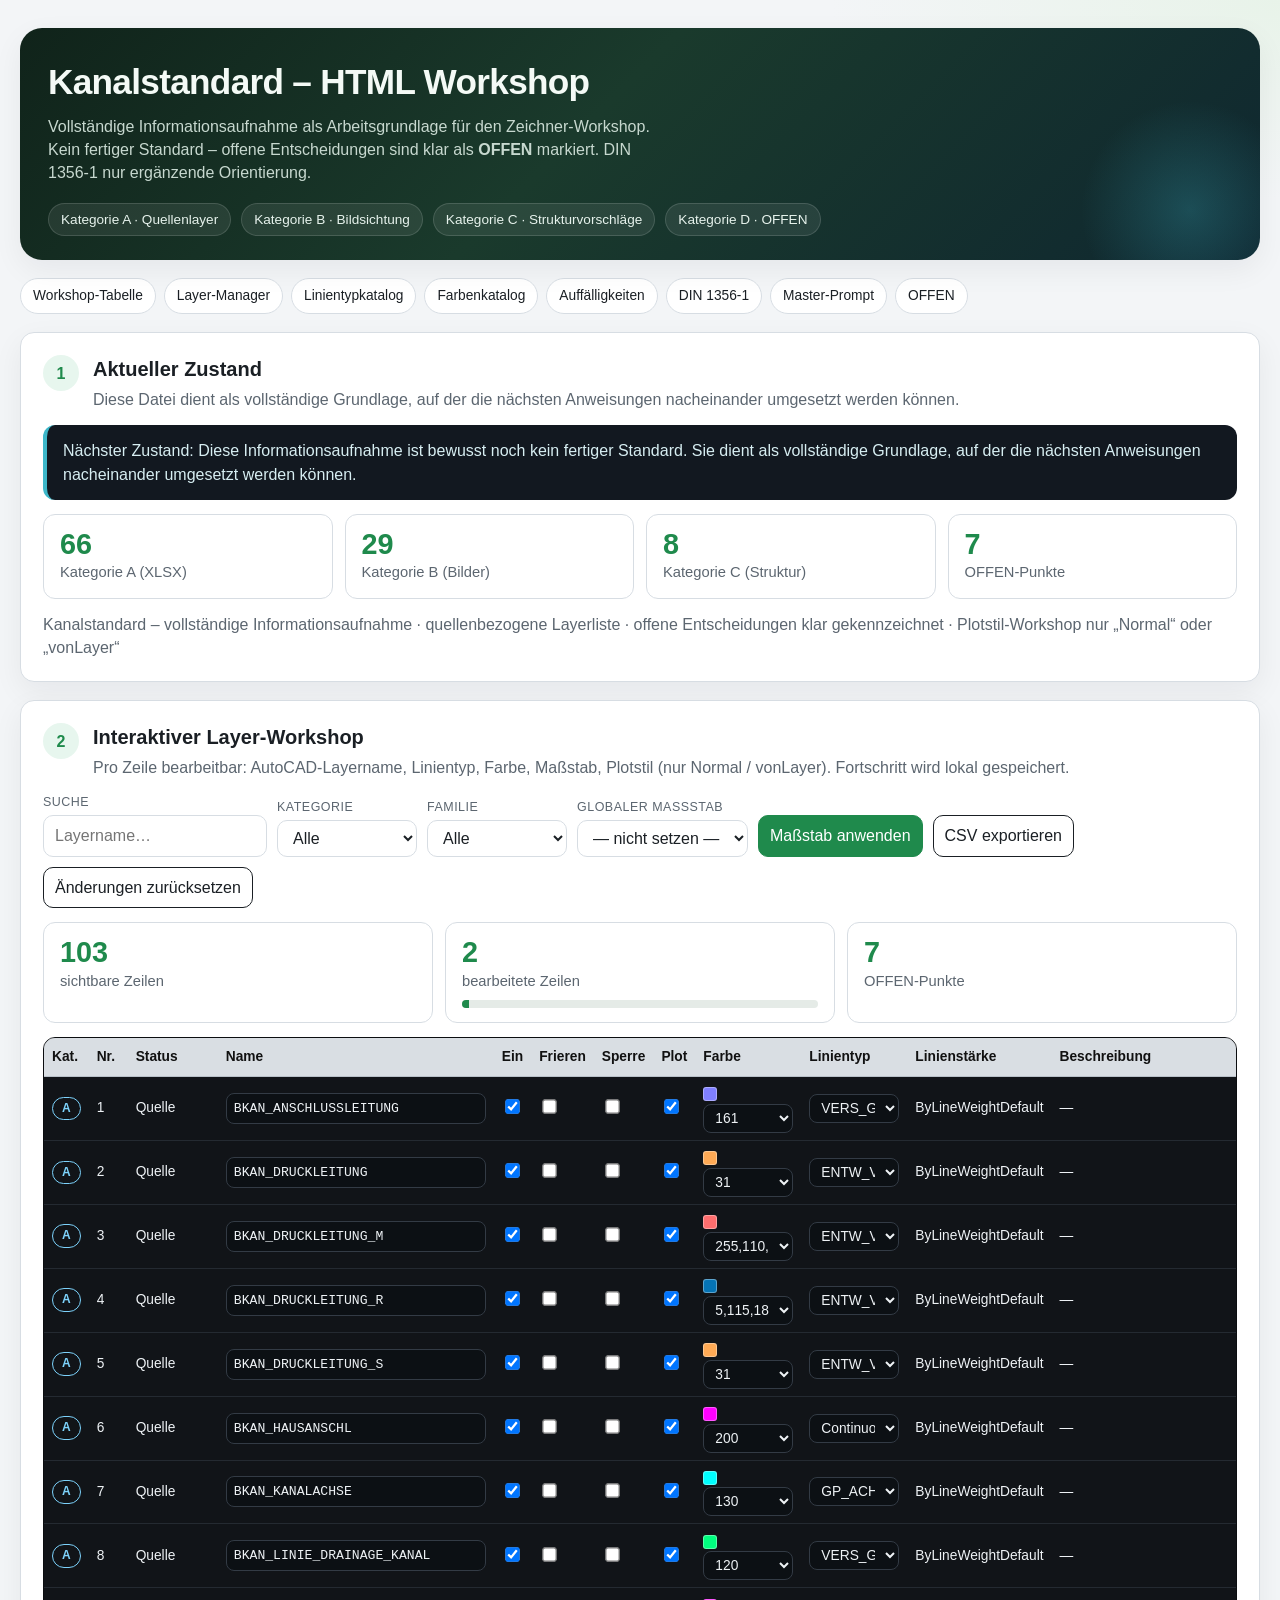
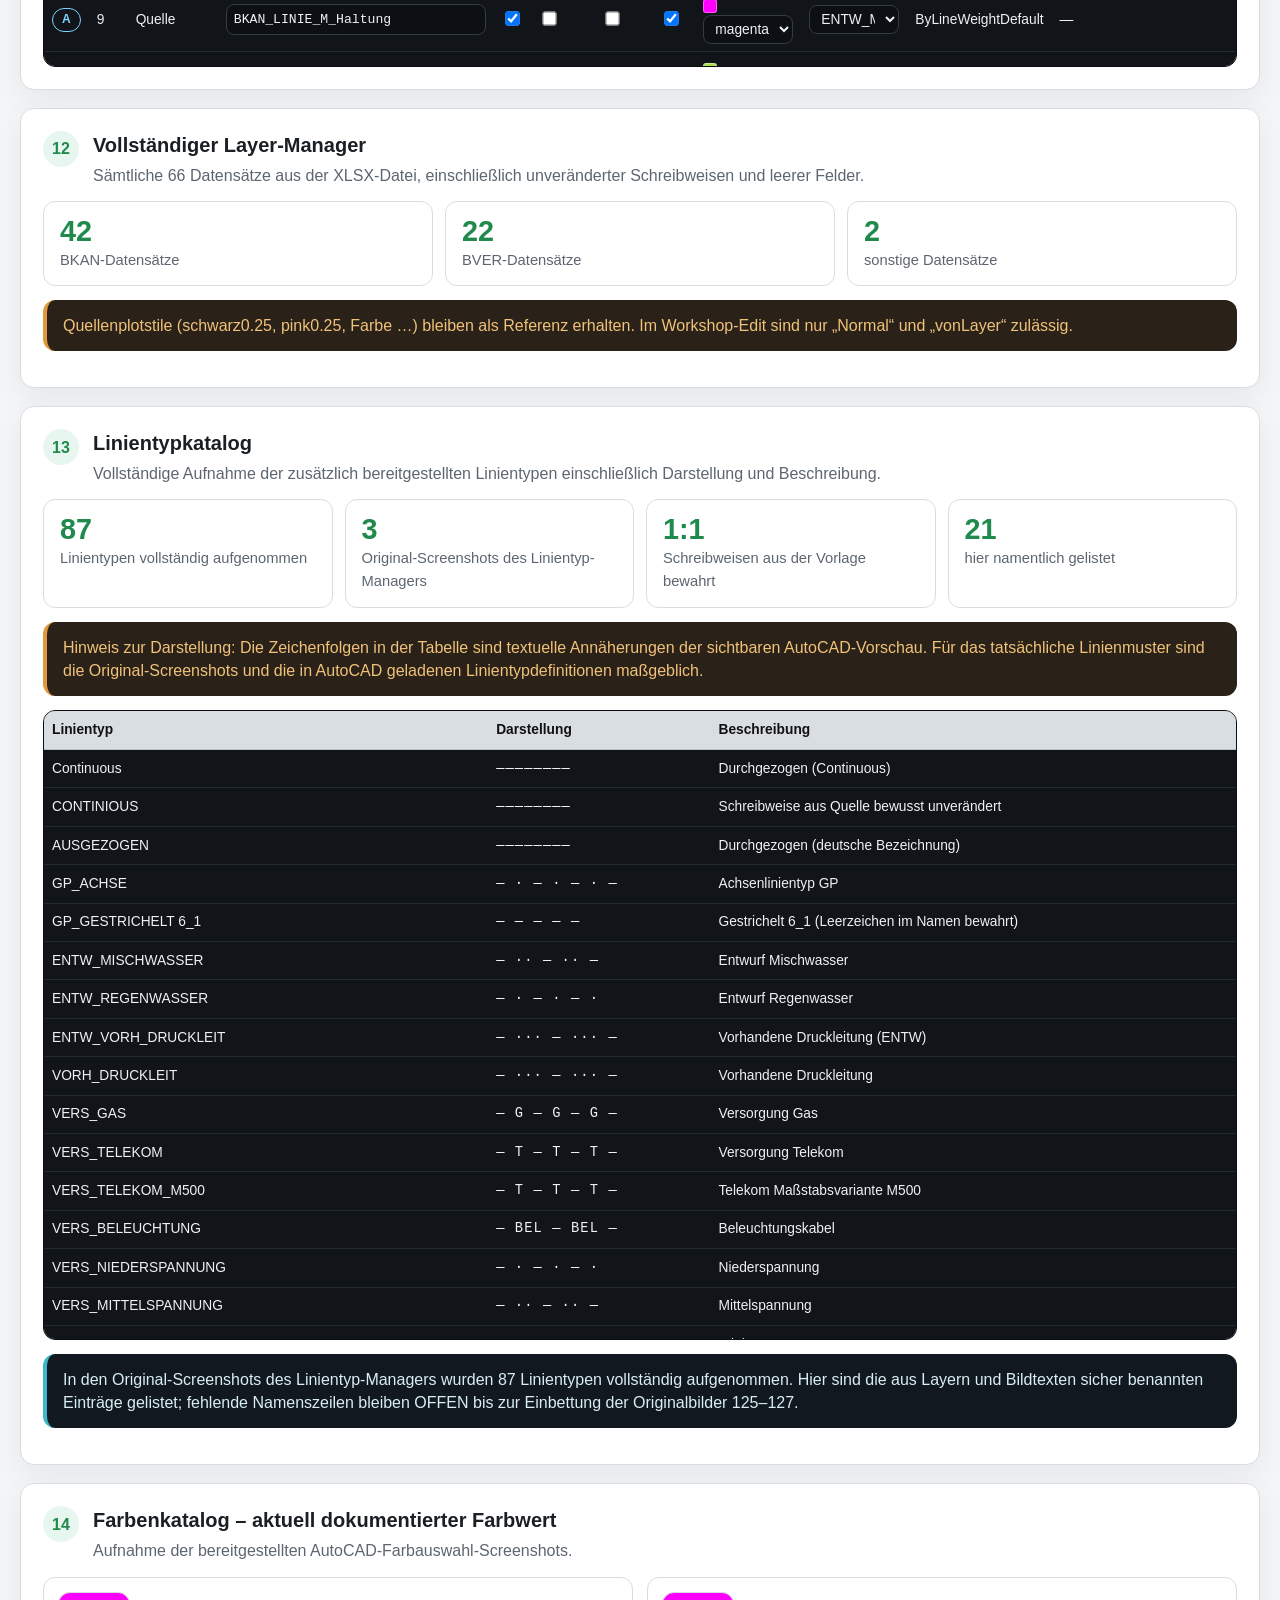
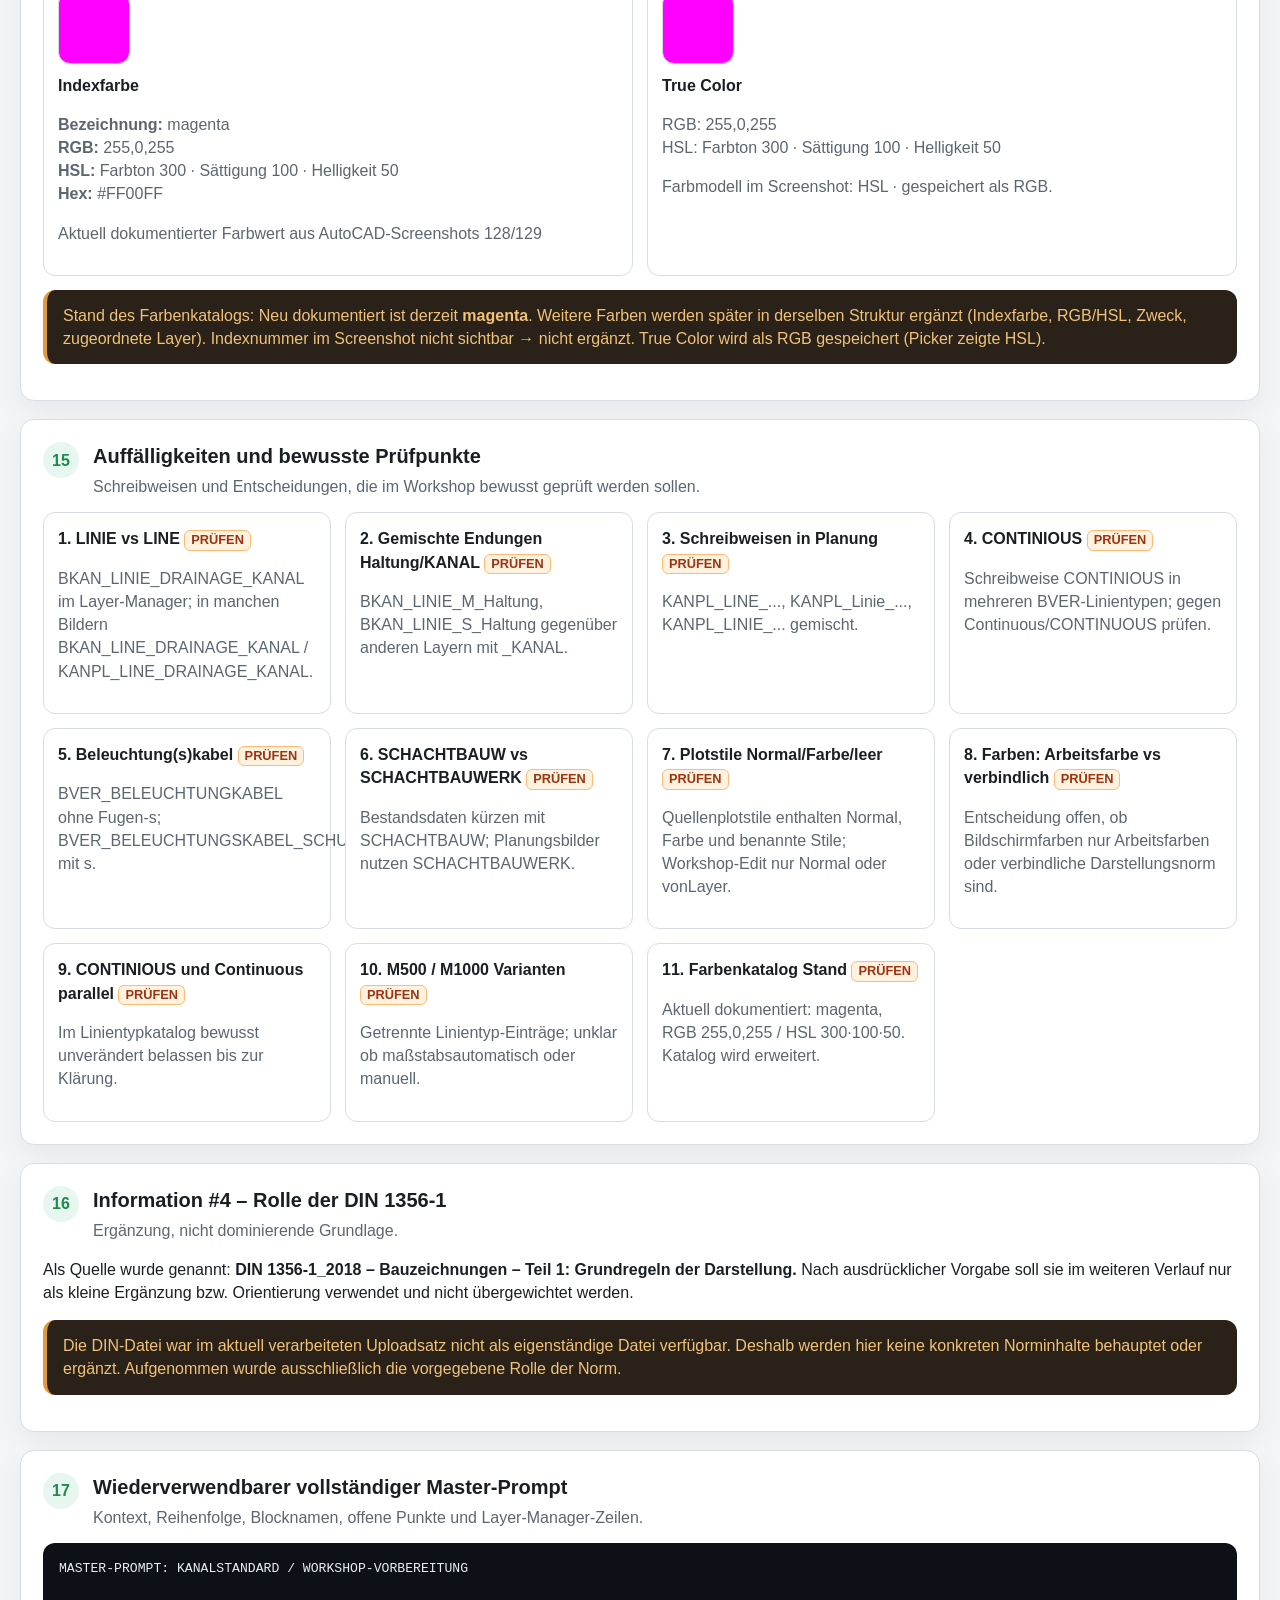
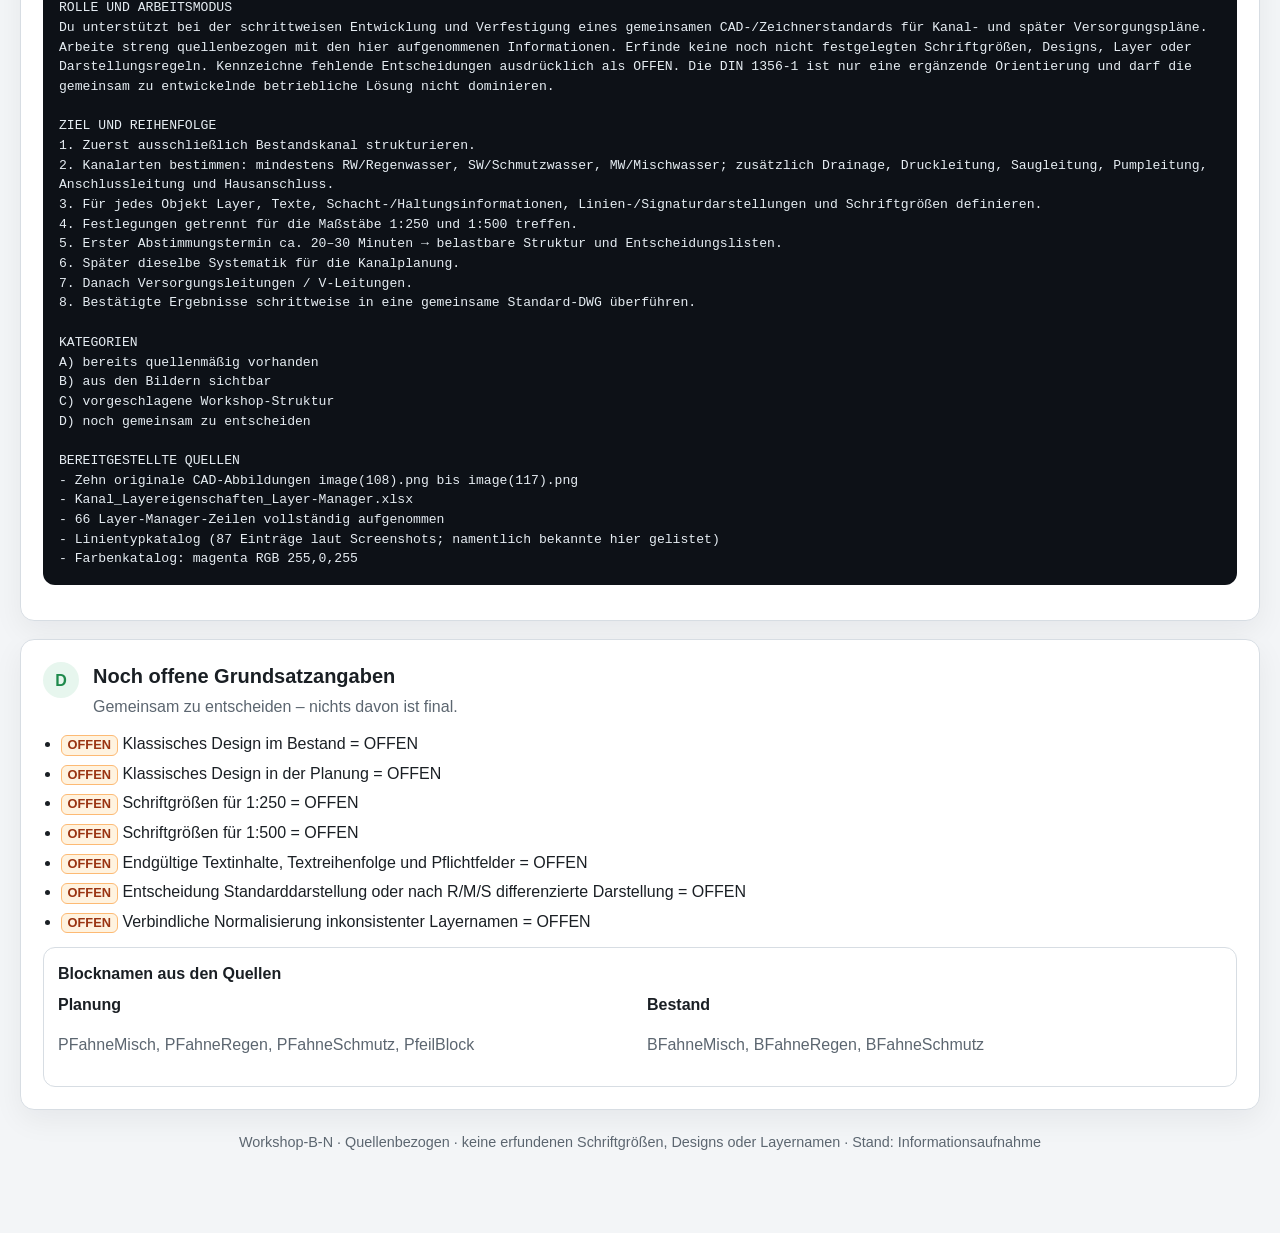
<file: kanalstandard-workshop.html>
<!DOCTYPE html>
<html lang="de">
<head>
<meta charset="UTF-8" />
<meta name="viewport" content="width=device-width, initial-scale=1" />
<title>Kanalstandard – HTML Workshop</title>
<style>
  :root {
    --bg: #f3f5f7;
    --surface: #ffffff;
    --ink: #1a1f24;
    --muted: #5c6670;
    --line: #d7dde3;
    --accent: #1f8a4c;
    --accent-soft: #e7f6ee;
    --warn-bg: #2a2118;
    --warn-fg: #f0c27a;
    --warn-edge: #e09a3e;
    --info-bg: #121820;
    --info-edge: #3db7c9;
    --table-bg: #111418;
    --table-head: #d9dee3;
    --table-ink: #eef2f5;
    --table-muted: #9aa5b1;
    --badge-a: #1f6f8b;
    --badge-b: #6b5b95;
    --badge-c: #2d6a4f;
    --badge-d: #9a3412;
    --radius: 14px;
    --shadow: 0 10px 30px rgba(16, 24, 32, 0.06);
    --font: "Segoe UI", "Source Sans 3", "Helvetica Neue", sans-serif;
    --mono: "Cascadia Code", "Consolas", "Liberation Mono", monospace;
  }
  * { box-sizing: border-box; }
  html { scroll-behavior: smooth; }
  body {
    margin: 0;
    font-family: var(--font);
    color: var(--ink);
    background:
      radial-gradient(1200px 500px at 10% -10%, #dfeff0 0%, transparent 55%),
      radial-gradient(900px 400px at 100% 0%, #e8f3e9 0%, transparent 50%),
      var(--bg);
    line-height: 1.45;
  }
  .wrap { max-width: 1280px; margin: 0 auto; padding: 28px 20px 80px; }
  .hero {
    background: linear-gradient(135deg, #10231a 0%, #1a3a2c 45%, #0f2730 100%);
    color: #f4faf6;
    border-radius: 22px;
    padding: 28px 28px 24px;
    box-shadow: var(--shadow);
    position: relative;
    overflow: hidden;
  }
  .hero::after {
    content: "";
    position: absolute;
    inset: auto -40px -60px auto;
    width: 220px; height: 220px;
    background: radial-gradient(circle, rgba(61,183,201,.25), transparent 70%);
  }
  .hero h1 { margin: 0 0 8px; font-size: clamp(1.6rem, 3vw, 2.2rem); letter-spacing: -0.02em; }
  .hero p { margin: 0; max-width: 70ch; color: #c7d8cf; }
  .hero-meta { display: flex; flex-wrap: wrap; gap: 10px; margin-top: 18px; }
  .chip {
    display: inline-flex; align-items: center; gap: 8px;
    background: rgba(255,255,255,.08);
    border: 1px solid rgba(255,255,255,.14);
    border-radius: 999px;
    padding: 6px 12px;
    font-size: .85rem;
    color: #e6f2ec;
  }
  nav.toc {
    display: flex; flex-wrap: wrap; gap: 8px;
    margin: 18px 0 8px;
  }
  nav.toc a {
    text-decoration: none;
    color: var(--ink);
    background: var(--surface);
    border: 1px solid var(--line);
    border-radius: 999px;
    padding: 7px 12px;
    font-size: .86rem;
  }
  nav.toc a:hover { border-color: var(--accent); color: var(--accent); }
  section.block {
    background: var(--surface);
    border: 1px solid var(--line);
    border-radius: var(--radius);
    padding: 22px;
    margin-top: 18px;
    box-shadow: var(--shadow);
  }
  .sec-head { display: flex; gap: 14px; align-items: flex-start; margin-bottom: 14px; }
  .num {
    width: 36px; height: 36px; border-radius: 50%;
    display: grid; place-items: center;
    background: var(--accent-soft); color: var(--accent);
    font-weight: 700; flex: 0 0 auto;
  }
  .sec-head h2 { margin: 0; font-size: 1.25rem; }
  .sec-head p { margin: 4px 0 0; color: var(--muted); }
  .stats {
    display: grid;
    grid-template-columns: repeat(auto-fit, minmax(160px, 1fr));
    gap: 12px;
    margin: 14px 0;
  }
  .stat {
    border: 1px solid var(--line);
    border-radius: 12px;
    padding: 14px 16px;
    background: #fff;
  }
  .stat strong {
    display: block;
    font-size: 1.8rem;
    color: var(--accent);
    line-height: 1.1;
  }
  .stat span { color: var(--muted); font-size: .92rem; }
  .callout {
    border-radius: 12px;
    padding: 14px 16px;
    background: var(--warn-bg);
    color: var(--warn-fg);
    border-left: 4px solid var(--warn-edge);
    margin: 14px 0;
  }
  .callout.info {
    background: var(--info-bg);
    color: #d7eef2;
    border-left-color: var(--info-edge);
  }
  .toolbar {
    display: flex; flex-wrap: wrap; gap: 10px; align-items: end;
    margin: 12px 0 14px;
  }
  .field { display: flex; flex-direction: column; gap: 4px; min-width: 140px; }
  .field label { font-size: .78rem; color: var(--muted); text-transform: uppercase; letter-spacing: .04em; }
  .field input, .field select, button, .btn {
    font: inherit;
    border: 1px solid var(--line);
    border-radius: 10px;
    padding: 8px 11px;
    background: #fff;
    color: var(--ink);
  }
  button, .btn {
    cursor: pointer;
    background: var(--ink);
    color: #fff;
    border-color: var(--ink);
  }
  button.secondary { background: #fff; color: var(--ink); }
  button.accent { background: var(--accent); border-color: var(--accent); }
  .table-shell {
    border-radius: 12px;
    overflow: auto;
    border: 1px solid #0b0d10;
    max-height: 70vh;
    background: var(--table-bg);
  }
  table.layers {
    width: 100%;
    border-collapse: collapse;
    min-width: 1400px;
    font-size: .86rem;
  }
  table.layers th {
    position: sticky; top: 0; z-index: 2;
    background: var(--table-head);
    color: #111;
    text-align: left;
    padding: 9px 8px;
    border-bottom: 1px solid #b8c0c8;
    white-space: nowrap;
  }
  table.layers td {
    padding: 7px 8px;
    border-bottom: 1px solid #242a31;
    color: var(--table-ink);
    vertical-align: middle;
  }
  table.layers tr:hover td { background: #191e24; }
  table.layers input[type="text"],
  table.layers select {
    width: 100%;
    min-width: 90px;
    background: #0c1014;
    color: var(--table-ink);
    border: 1px solid #333b45;
    border-radius: 8px;
    padding: 5px 7px;
    font: inherit;
  }
  table.layers td:nth-child(4) input[type="text"] {
    min-width: 260px;
    font-family: var(--mono);
    font-size: .82rem;
  }
  table.layers input[type="checkbox"] { transform: scale(1.1); }
  .badge {
    display: inline-flex;
    align-items: center;
    border-radius: 999px;
    padding: 2px 9px;
    font-size: .75rem;
    border: 1px solid currentColor;
    font-weight: 600;
  }
  .badge.A { color: #7dd3fc; }
  .badge.B { color: #c4b5fd; }
  .badge.C { color: #86efac; }
  .badge.D { color: #fdba74; }
  .swatch {
    width: 14px; height: 14px; border-radius: 3px;
    border: 1px solid rgba(255,255,255,.35);
    display: inline-block; vertical-align: middle; margin-right: 6px;
  }
  .grid-2 {
    display: grid;
    grid-template-columns: repeat(auto-fit, minmax(280px, 1fr));
    gap: 14px;
  }
  .card {
    border: 1px solid var(--line);
    border-radius: 12px;
    padding: 14px;
    background: #fff;
  }
  .card h3 { margin: 0 0 8px; font-size: 1rem; }
  .card p, .card li { color: var(--muted); }
  .color-swatch-lg {
    width: 72px; height: 72px; border-radius: 12px;
    border: 1px solid var(--line);
    margin-bottom: 10px;
  }
  .lt-preview {
    font-family: var(--mono);
    letter-spacing: .08em;
    color: #dbe4ec;
    white-space: nowrap;
  }
  .gruppe {
    display: inline-block;
    border-radius: 999px;
    padding: 2px 10px;
    border: 1px solid #4b7f76;
    color: #b7e0d6;
    font-size: .75rem;
  }
  .offen-list { margin: 0; padding-left: 1.1rem; }
  .offen-list li { margin: 6px 0; }
  .offen-tag {
    display: inline-block;
    background: #fff3e0;
    color: #9a3412;
    border: 1px solid #fdba74;
    border-radius: 6px;
    padding: 0 6px;
    font-size: .8rem;
    font-weight: 700;
  }
  pre.master {
    background: #0d1117;
    color: #e6edf3;
    border-radius: 12px;
    padding: 16px;
    overflow: auto;
    font-size: .82rem;
    line-height: 1.5;
    white-space: pre-wrap;
  }
  footer.note {
    margin-top: 22px;
    color: var(--muted);
    font-size: .9rem;
    text-align: center;
  }
  .progress {
    height: 8px; border-radius: 999px; background: #e5ebe7; overflow: hidden; margin-top: 8px;
  }
  .progress > i { display: block; height: 100%; background: var(--accent); width: 0%; }
  @media (max-width: 700px) {
    .hero { padding: 20px; }
    section.block { padding: 16px; }
  }
</style>
</head>
<body>
<div class="wrap">
  <header class="hero">
    <h1>Kanalstandard – HTML Workshop</h1>
    <p>Vollständige Informationsaufnahme als Arbeitsgrundlage für den Zeichner-Workshop. Kein fertiger Standard – offene Entscheidungen sind klar als <strong>OFFEN</strong> markiert. DIN 1356-1 nur ergänzende Orientierung.</p>
    <div class="hero-meta">
      <span class="chip">Kategorie A · Quellenlayer</span>
      <span class="chip">Kategorie B · Bildsichtung</span>
      <span class="chip">Kategorie C · Strukturvorschläge</span>
      <span class="chip">Kategorie D · OFFEN</span>
    </div>
  </header>

  <nav class="toc" aria-label="Inhalt">
    <a href="#workshop">Workshop-Tabelle</a>
    <a href="#layer-manager">Layer-Manager</a>
    <a href="#linientypen">Linientypkatalog</a>
    <a href="#farben">Farbenkatalog</a>
    <a href="#auffaelligkeiten">Auffälligkeiten</a>
    <a href="#din">DIN 1356-1</a>
    <a href="#master">Master-Prompt</a>
    <a href="#offen">OFFEN</a>
  </nav>

  <section class="block" id="status">
    <div class="sec-head">
      <div class="num">1</div>
      <div>
        <h2>Aktueller Zustand</h2>
        <p>Diese Datei dient als vollständige Grundlage, auf der die nächsten Anweisungen nacheinander umgesetzt werden können.</p>
      </div>
    </div>
    <div class="callout info">Nächster Zustand: Diese Informationsaufnahme ist bewusst noch kein fertiger Standard. Sie dient als vollständige Grundlage, auf der die nächsten Anweisungen nacheinander umgesetzt werden können.</div>
    <div class="stats" id="top-stats"></div>
    <p style="color:var(--muted);margin:0">Kanalstandard – vollständige Informationsaufnahme · quellenbezogene Layerliste · offene Entscheidungen klar gekennzeichnet · Plotstil-Workshop nur „Normal“ oder „vonLayer“</p>
  </section>

  <section class="block" id="workshop">
    <div class="sec-head">
      <div class="num">2</div>
      <div>
        <h2>Interaktiver Layer-Workshop</h2>
        <p>Pro Zeile bearbeitbar: AutoCAD-Layername, Linientyp, Farbe, Maßstab, Plotstil (nur Normal / vonLayer). Fortschritt wird lokal gespeichert.</p>
      </div>
    </div>
    <div class="toolbar">
      <div class="field"><label>Suche</label><input id="q" type="text" placeholder="Layername…" /></div>
      <div class="field"><label>Kategorie</label>
        <select id="kat">
          <option value="ALL">Alle</option>
          <option value="A">A · Quelle</option>
          <option value="B">B · Bilder</option>
          <option value="C">C · Vorschlag</option>
        </select>
      </div>
      <div class="field"><label>Familie</label>
        <select id="fam">
          <option value="ALL">Alle</option>
          <option value="BKAN">BKAN</option>
          <option value="BVER">BVER</option>
          <option value="KANPL">KANPL</option>
          <option value="SONST">Sonstige</option>
        </select>
      </div>
      <div class="field"><label>Globaler Maßstab</label>
        <select id="globalScale">
          <option value="">— nicht setzen —</option>
          <option value="1:250">1:250</option>
          <option value="1:500">1:500</option>
        </select>
      </div>
      <button class="accent" id="btnApplyScale" type="button">Maßstab anwenden</button>
      <button class="secondary" id="btnExport" type="button">CSV exportieren</button>
      <button class="secondary" id="btnReset" type="button">Änderungen zurücksetzen</button>
    </div>
    <div class="stats">
      <div class="stat"><strong id="countVisible">0</strong><span>sichtbare Zeilen</span></div>
      <div class="stat"><strong id="countEdited">0</strong><span>bearbeitete Zeilen</span>
        <div class="progress"><i id="editBar"></i></div>
      </div>
      <div class="stat"><strong id="countOffen">0</strong><span>OFFEN-Punkte</span></div>
    </div>
    <div class="table-shell">
      <table class="layers" id="layerTable">
        <thead>
          <tr>
            <th>Kat.</th>
            <th>Nr.</th>
            <th>Status</th>
            <th>Name</th>
            <th>Ein</th>
            <th>Frieren</th>
            <th>Sperre</th>
            <th>Plot</th>
            <th>Farbe</th>
            <th>Linientyp</th>
            <th>Linienstärke</th>
            <th>Beschreibung</th>
            <th>Transparenz</th>
            <th>Frieren in neuen AF</th>
            <th>Plotstil Quelle</th>
            <th>Plotstil Workshop</th>
            <th>Maßstab</th>
          </tr>
        </thead>
        <tbody></tbody>
      </table>
    </div>
  </section>

  <section class="block" id="layer-manager">
    <div class="sec-head">
      <div class="num">12</div>
      <div>
        <h2>Vollständiger Layer-Manager</h2>
        <p>Sämtliche 66 Datensätze aus der XLSX-Datei, einschließlich unveränderter Schreibweisen und leerer Felder.</p>
      </div>
    </div>
    <div class="stats">
      <div class="stat"><strong>42</strong><span>BKAN-Datensätze</span></div>
      <div class="stat"><strong>22</strong><span>BVER-Datensätze</span></div>
      <div class="stat"><strong>2</strong><span>sonstige Datensätze</span></div>
    </div>
    <div class="callout">Quellenplotstile (schwarz0.25, pink0.25, Farbe …) bleiben als Referenz erhalten. Im Workshop-Edit sind nur „Normal“ und „vonLayer“ zulässig.</div>
  </section>

  <section class="block" id="linientypen">
    <div class="sec-head">
      <div class="num">13</div>
      <div>
        <h2>Linientypkatalog</h2>
        <p>Vollständige Aufnahme der zusätzlich bereitgestellten Linientypen einschließlich Darstellung und Beschreibung.</p>
      </div>
    </div>
    <div class="stats" id="lt-stats"></div>
    <div class="callout">Hinweis zur Darstellung: Die Zeichenfolgen in der Tabelle sind textuelle Annäherungen der sichtbaren AutoCAD-Vorschau. Für das tatsächliche Linienmuster sind die Original-Screenshots und die in AutoCAD geladenen Linientypdefinitionen maßgeblich.</div>
    <div class="table-shell">
      <table class="layers" id="ltTable">
        <thead><tr><th>Linientyp</th><th>Darstellung</th><th>Beschreibung</th><th>Gruppe</th></tr></thead>
        <tbody></tbody>
      </table>
    </div>
    <div class="callout info" id="lt-note" style="margin-top:14px"></div>
  </section>

  <section class="block" id="farben">
    <div class="sec-head">
      <div class="num">14</div>
      <div>
        <h2>Farbenkatalog – aktuell dokumentierter Farbwert</h2>
        <p>Aufnahme der bereitgestellten AutoCAD-Farbauswahl-Screenshots.</p>
      </div>
    </div>
    <div class="grid-2" id="colorCards"></div>
    <div class="callout" style="margin-top:14px">Stand des Farbenkatalogs: Neu dokumentiert ist derzeit <strong>magenta</strong>. Weitere Farben werden später in derselben Struktur ergänzt (Indexfarbe, RGB/HSL, Zweck, zugeordnete Layer). Indexnummer im Screenshot nicht sichtbar → nicht ergänzt. True Color wird als RGB gespeichert (Picker zeigte HSL).</div>
  </section>

  <section class="block" id="auffaelligkeiten">
    <div class="sec-head">
      <div class="num">15</div>
      <div>
        <h2>Auffälligkeiten und bewusste Prüfpunkte</h2>
        <p>Schreibweisen und Entscheidungen, die im Workshop bewusst geprüft werden sollen.</p>
      </div>
    </div>
    <div class="grid-2" id="anomalyCards"></div>
  </section>

  <section class="block" id="din">
    <div class="sec-head">
      <div class="num">16</div>
      <div>
        <h2>Information #4 – Rolle der DIN 1356-1</h2>
        <p>Ergänzung, nicht dominierende Grundlage.</p>
      </div>
    </div>
    <p>Als Quelle wurde genannt: <strong>DIN 1356-1_2018 – Bauzeichnungen – Teil 1: Grundregeln der Darstellung.</strong> Nach ausdrücklicher Vorgabe soll sie im weiteren Verlauf nur als kleine Ergänzung bzw. Orientierung verwendet und nicht übergewichtet werden.</p>
    <div class="callout">Die DIN-Datei war im aktuell verarbeiteten Uploadsatz nicht als eigenständige Datei verfügbar. Deshalb werden hier keine konkreten Norminhalte behauptet oder ergänzt. Aufgenommen wurde ausschließlich die vorgegebene Rolle der Norm.</div>
  </section>

  <section class="block" id="master">
    <div class="sec-head">
      <div class="num">17</div>
      <div>
        <h2>Wiederverwendbarer vollständiger Master-Prompt</h2>
        <p>Kontext, Reihenfolge, Blocknamen, offene Punkte und Layer-Manager-Zeilen.</p>
      </div>
    </div>
    <pre class="master" id="masterPrompt"></pre>
  </section>

  <section class="block" id="offen">
    <div class="sec-head">
      <div class="num">D</div>
      <div>
        <h2>Noch offene Grundsatzangaben</h2>
        <p>Gemeinsam zu entscheiden – nichts davon ist final.</p>
      </div>
    </div>
    <ul class="offen-list" id="offenList"></ul>
    <div class="card" style="margin-top:14px">
      <h3>Blocknamen aus den Quellen</h3>
      <div class="grid-2" id="blockCards"></div>
    </div>
  </section>

  <footer class="note">Workshop-B-N · Quellenbezogen · keine erfundenen Schriftgrößen, Designs oder Layernamen · Stand: Informationsaufnahme</footer>
</div>

<script>
const DATA = {"layers": [{"nr": 1, "name": "BKAN_ANSCHLUSSLEITUNG", "ein": true, "frieren": false, "sperre": false, "plot": true, "farbe": "161", "linientyp": "VERS_GAS", "linienstärke": "ByLineWeightDefault", "beschreibung": null, "beschreibung_raw": "leer", "transparenz": 0, "frieren_neue_af": false, "plotstil": "schwarz0.5", "notes": [], "kategorie": "A", "quelle": "Layer-Manager XLSX", "status": "Quelle", "massstab": "", "plotstil_workshop": "vonLayer", "name_edit": "BKAN_ANSCHLUSSLEITUNG", "linientyp_edit": "VERS_GAS", "farbe_edit": "161"}, {"nr": 2, "name": "BKAN_DRUCKLEITUNG", "ein": true, "frieren": false, "sperre": false, "plot": true, "farbe": "31", "linientyp": "ENTW_VORH_DRUCKLEIT", "linienstärke": "ByLineWeightDefault", "beschreibung": null, "beschreibung_raw": "leer", "transparenz": 0, "frieren_neue_af": false, "plotstil": "schwarz0.5", "notes": [], "kategorie": "A", "quelle": "Layer-Manager XLSX", "status": "Quelle", "massstab": "", "plotstil_workshop": "vonLayer", "name_edit": "BKAN_DRUCKLEITUNG", "linientyp_edit": "ENTW_VORH_DRUCKLEIT", "farbe_edit": "31"}, {"nr": 3, "name": "BKAN_DRUCKLEITUNG_M", "ein": true, "frieren": false, "sperre": false, "plot": true, "farbe": "255,110,110", "linientyp": "ENTW_VORH_DRUCKLEIT", "linienstärke": "ByLineWeightDefault", "beschreibung": null, "beschreibung_raw": "leer", "transparenz": 0, "frieren_neue_af": false, "plotstil": "schwarz0.5", "notes": ["True-color RGB triple"], "kategorie": "A", "quelle": "Layer-Manager XLSX", "status": "Quelle", "massstab": "", "plotstil_workshop": "vonLayer", "name_edit": "BKAN_DRUCKLEITUNG_M", "linientyp_edit": "ENTW_VORH_DRUCKLEIT", "farbe_edit": "255,110,110"}, {"nr": 4, "name": "BKAN_DRUCKLEITUNG_R", "ein": true, "frieren": false, "sperre": false, "plot": true, "farbe": "5,115,180", "linientyp": "ENTW_VORH_DRUCKLEIT", "linienstärke": "ByLineWeightDefault", "beschreibung": null, "beschreibung_raw": "leer", "transparenz": 0, "frieren_neue_af": false, "plotstil": "schwarz0.5", "notes": ["True-color RGB triple"], "kategorie": "A", "quelle": "Layer-Manager XLSX", "status": "Quelle", "massstab": "", "plotstil_workshop": "vonLayer", "name_edit": "BKAN_DRUCKLEITUNG_R", "linientyp_edit": "ENTW_VORH_DRUCKLEIT", "farbe_edit": "5,115,180"}, {"nr": 5, "name": "BKAN_DRUCKLEITUNG_S", "ein": true, "frieren": false, "sperre": false, "plot": true, "farbe": "31", "linientyp": "ENTW_VORH_DRUCKLEIT", "linienstärke": "ByLineWeightDefault", "beschreibung": null, "beschreibung_raw": "leer", "transparenz": 0, "frieren_neue_af": false, "plotstil": "schwarz0.5", "notes": [], "kategorie": "A", "quelle": "Layer-Manager XLSX", "status": "Quelle", "massstab": "", "plotstil_workshop": "vonLayer", "name_edit": "BKAN_DRUCKLEITUNG_S", "linientyp_edit": "ENTW_VORH_DRUCKLEIT", "farbe_edit": "31"}, {"nr": 6, "name": "BKAN_HAUSANSCHL", "ein": true, "frieren": false, "sperre": false, "plot": true, "farbe": "200", "linientyp": "Continuous", "linienstärke": "ByLineWeightDefault", "beschreibung": null, "beschreibung_raw": "leer", "transparenz": 0, "frieren_neue_af": false, "plotstil": "schwarz0.5", "notes": [], "kategorie": "A", "quelle": "Layer-Manager XLSX", "status": "Quelle", "massstab": "", "plotstil_workshop": "vonLayer", "name_edit": "BKAN_HAUSANSCHL", "linientyp_edit": "Continuous", "farbe_edit": "200"}, {"nr": 7, "name": "BKAN_KANALACHSE", "ein": true, "frieren": false, "sperre": false, "plot": true, "farbe": "130", "linientyp": "GP_ACHSE", "linienstärke": "ByLineWeightDefault", "beschreibung": null, "beschreibung_raw": "leer", "transparenz": 0, "frieren_neue_af": false, "plotstil": "schwarz0.25", "notes": [], "kategorie": "A", "quelle": "Layer-Manager XLSX", "status": "Quelle", "massstab": "", "plotstil_workshop": "vonLayer", "name_edit": "BKAN_KANALACHSE", "linientyp_edit": "GP_ACHSE", "farbe_edit": "130"}, {"nr": 8, "name": "BKAN_LINIE_DRAINAGE_KANAL", "ein": true, "frieren": false, "sperre": false, "plot": true, "farbe": "120", "linientyp": "VERS_GAS", "linienstärke": "ByLineWeightDefault", "beschreibung": null, "beschreibung_raw": "leer", "transparenz": 0, "frieren_neue_af": false, "plotstil": "schwarz0.5", "notes": [], "kategorie": "A", "quelle": "Layer-Manager XLSX", "status": "Quelle", "massstab": "", "plotstil_workshop": "vonLayer", "name_edit": "BKAN_LINIE_DRAINAGE_KANAL", "linientyp_edit": "VERS_GAS", "farbe_edit": "120"}, {"nr": 9, "name": "BKAN_LINIE_M_Haltung", "ein": true, "frieren": false, "sperre": false, "plot": true, "farbe": "magenta", "linientyp": "ENTW_MISCHWASSER", "linienstärke": "ByLineWeightDefault", "beschreibung": null, "beschreibung_raw": "leer", "transparenz": 0, "frieren_neue_af": false, "plotstil": "schwarz0.7", "notes": ["Name uses Haltung (vs KANAL pattern on R)", "Named AutoCAD color"], "kategorie": "A", "quelle": "Layer-Manager XLSX", "status": "Quelle", "massstab": "", "plotstil_workshop": "vonLayer", "name_edit": "BKAN_LINIE_M_Haltung", "linientyp_edit": "ENTW_MISCHWASSER", "farbe_edit": "magenta"}, {"nr": 10, "name": "BKAN_LINIE_PUMPLEITUNG_KAN", "ein": true, "frieren": false, "sperre": false, "plot": true, "farbe": "51", "linientyp": "ENTW_VORH_DRUCKLEIT", "linienstärke": "ByLineWeightDefault", "beschreibung": null, "beschreibung_raw": "leer", "transparenz": 0, "frieren_neue_af": false, "plotstil": "Normal", "notes": [], "kategorie": "A", "quelle": "Layer-Manager XLSX", "status": "Quelle", "massstab": "", "plotstil_workshop": "Normal", "name_edit": "BKAN_LINIE_PUMPLEITUNG_KAN", "linientyp_edit": "ENTW_VORH_DRUCKLEIT", "farbe_edit": "51"}, {"nr": 11, "name": "BKAN_LINIE_R_KANAL", "ein": true, "frieren": false, "sperre": false, "plot": true, "farbe": "140", "linientyp": "ENTW_REGENWASSER", "linienstärke": "ByLineWeightDefault", "beschreibung": null, "beschreibung_raw": "leer", "transparenz": 0, "frieren_neue_af": false, "plotstil": "schwarz0.7", "notes": [], "kategorie": "A", "quelle": "Layer-Manager XLSX", "status": "Quelle", "massstab": "", "plotstil_workshop": "vonLayer", "name_edit": "BKAN_LINIE_R_KANAL", "linientyp_edit": "ENTW_REGENWASSER", "farbe_edit": "140"}, {"nr": 12, "name": "BKAN_LINIE_S_Haltung", "ein": true, "frieren": false, "sperre": false, "plot": true, "farbe": "rot", "linientyp": "AUSGEZOGEN", "linienstärke": "ByLineWeightDefault", "beschreibung": null, "beschreibung_raw": "leer", "transparenz": 0, "frieren_neue_af": false, "plotstil": "schwarz0.7", "notes": ["Name uses Haltung (vs KANAL pattern on R)", "German Continuous synonym AUSGEZOGEN", "Named AutoCAD color"], "kategorie": "A", "quelle": "Layer-Manager XLSX", "status": "Quelle", "massstab": "", "plotstil_workshop": "vonLayer", "name_edit": "BKAN_LINIE_S_Haltung", "linientyp_edit": "AUSGEZOGEN", "farbe_edit": "rot"}, {"nr": 13, "name": "BKAN_LINIE_SAUGLEITUNG_KAN", "ein": true, "frieren": false, "sperre": false, "plot": true, "farbe": "31", "linientyp": "VORH_DRUCKLEIT", "linienstärke": "ByLineWeightDefault", "beschreibung": null, "beschreibung_raw": "leer", "transparenz": 0, "frieren_neue_af": false, "plotstil": "grau0.5", "notes": ["Linientyp VORH_DRUCKLEIT vs ENTW_VORH_DRUCKLEIT used elsewhere"], "kategorie": "A", "quelle": "Layer-Manager XLSX", "status": "Quelle", "massstab": "", "plotstil_workshop": "vonLayer", "name_edit": "BKAN_LINIE_SAUGLEITUNG_KAN", "linientyp_edit": "VORH_DRUCKLEIT", "farbe_edit": "31"}, {"nr": 14, "name": "BKAN_ROHRWANDUNG_M_KAN", "ein": true, "frieren": false, "sperre": false, "plot": true, "farbe": "131", "linientyp": "Continuous", "linienstärke": "ByLineWeightDefault", "beschreibung": null, "beschreibung_raw": "leer", "transparenz": 0, "frieren_neue_af": false, "plotstil": "schwarz0.35", "notes": [], "kategorie": "A", "quelle": "Layer-Manager XLSX", "status": "Quelle", "massstab": "", "plotstil_workshop": "vonLayer", "name_edit": "BKAN_ROHRWANDUNG_M_KAN", "linientyp_edit": "Continuous", "farbe_edit": "131"}, {"nr": 15, "name": "BKAN_ROHRWANDUNG_R_KAN", "ein": true, "frieren": false, "sperre": false, "plot": true, "farbe": "131", "linientyp": "Continuous", "linienstärke": "ByLineWeightDefault", "beschreibung": null, "beschreibung_raw": "leer", "transparenz": 0, "frieren_neue_af": false, "plotstil": "schwarz0.35", "notes": [], "kategorie": "A", "quelle": "Layer-Manager XLSX", "status": "Quelle", "massstab": "", "plotstil_workshop": "vonLayer", "name_edit": "BKAN_ROHRWANDUNG_R_KAN", "linientyp_edit": "Continuous", "farbe_edit": "131"}, {"nr": 16, "name": "BKAN_ROHRWANDUNG_S_KAN", "ein": true, "frieren": false, "sperre": false, "plot": true, "farbe": "41", "linientyp": "Continuous", "linienstärke": "ByLineWeightDefault", "beschreibung": null, "beschreibung_raw": "leer", "transparenz": 0, "frieren_neue_af": false, "plotstil": "schwarz0.35", "notes": [], "kategorie": "A", "quelle": "Layer-Manager XLSX", "status": "Quelle", "massstab": "", "plotstil_workshop": "vonLayer", "name_edit": "BKAN_ROHRWANDUNG_S_KAN", "linientyp_edit": "Continuous", "farbe_edit": "41"}, {"nr": 17, "name": "BKAN_SCHACHTBAUW_DRAINAGE_KAN", "ein": true, "frieren": false, "sperre": false, "plot": true, "farbe": "20", "linientyp": "Continuous", "linienstärke": "ByLineWeightDefault", "beschreibung": null, "beschreibung_raw": "leer", "transparenz": 0, "frieren_neue_af": false, "plotstil": "schwarz0.35", "notes": [], "kategorie": "A", "quelle": "Layer-Manager XLSX", "status": "Quelle", "massstab": "", "plotstil_workshop": "vonLayer", "name_edit": "BKAN_SCHACHTBAUW_DRAINAGE_KAN", "linientyp_edit": "Continuous", "farbe_edit": "20"}, {"nr": 18, "name": "BKAN_SCHACHTBAUW_M_KAN", "ein": true, "frieren": false, "sperre": false, "plot": true, "farbe": "20", "linientyp": "Continuous", "linienstärke": "ByLineWeightDefault", "beschreibung": null, "beschreibung_raw": "leer", "transparenz": 0, "frieren_neue_af": false, "plotstil": "schwarz0.35", "notes": [], "kategorie": "A", "quelle": "Layer-Manager XLSX", "status": "Quelle", "massstab": "", "plotstil_workshop": "vonLayer", "name_edit": "BKAN_SCHACHTBAUW_M_KAN", "linientyp_edit": "Continuous", "farbe_edit": "20"}, {"nr": 19, "name": "BKAN_SCHACHTBAUW_R_KAN", "ein": true, "frieren": false, "sperre": false, "plot": true, "farbe": "20", "linientyp": "Continuous", "linienstärke": "ByLineWeightDefault", "beschreibung": null, "beschreibung_raw": "leer", "transparenz": 0, "frieren_neue_af": false, "plotstil": "schwarz0.35", "notes": [], "kategorie": "A", "quelle": "Layer-Manager XLSX", "status": "Quelle", "massstab": "", "plotstil_workshop": "vonLayer", "name_edit": "BKAN_SCHACHTBAUW_R_KAN", "linientyp_edit": "Continuous", "farbe_edit": "20"}, {"nr": 20, "name": "BKAN_SCHACHTBAUW_S_KAN", "ein": true, "frieren": false, "sperre": false, "plot": true, "farbe": "11", "linientyp": "Continuous", "linienstärke": "ByLineWeightDefault", "beschreibung": null, "beschreibung_raw": "leer", "transparenz": 0, "frieren_neue_af": false, "plotstil": "schwarz0.35", "notes": [], "kategorie": "A", "quelle": "Layer-Manager XLSX", "status": "Quelle", "massstab": "", "plotstil_workshop": "vonLayer", "name_edit": "BKAN_SCHACHTBAUW_S_KAN", "linientyp_edit": "Continuous", "farbe_edit": "11"}, {"nr": 21, "name": "BKAN_SCHACHTNR_DRAINAGE", "ein": true, "frieren": false, "sperre": false, "plot": true, "farbe": "20", "linientyp": "Continuous", "linienstärke": "ByLineWeightDefault", "beschreibung": null, "beschreibung_raw": "leer", "transparenz": 0, "frieren_neue_af": false, "plotstil": "schwarz0.25", "notes": [], "kategorie": "A", "quelle": "Layer-Manager XLSX", "status": "Quelle", "massstab": "", "plotstil_workshop": "vonLayer", "name_edit": "BKAN_SCHACHTNR_DRAINAGE", "linientyp_edit": "Continuous", "farbe_edit": "20"}, {"nr": 22, "name": "BKAN_SCHACHTNR_M_KAN", "ein": true, "frieren": false, "sperre": false, "plot": true, "farbe": "rot", "linientyp": "Continuous", "linienstärke": "ByLineWeightDefault", "beschreibung": null, "beschreibung_raw": "leer", "transparenz": 0, "frieren_neue_af": false, "plotstil": "schwarz0.35", "notes": ["Named AutoCAD color"], "kategorie": "A", "quelle": "Layer-Manager XLSX", "status": "Quelle", "massstab": "", "plotstil_workshop": "vonLayer", "name_edit": "BKAN_SCHACHTNR_M_KAN", "linientyp_edit": "Continuous", "farbe_edit": "rot"}, {"nr": 23, "name": "BKAN_SCHACHTNR_R_KAN", "ein": true, "frieren": false, "sperre": false, "plot": true, "farbe": "rot", "linientyp": "Continuous", "linienstärke": "ByLineWeightDefault", "beschreibung": null, "beschreibung_raw": "leer", "transparenz": 0, "frieren_neue_af": false, "plotstil": "schwarz0.35", "notes": ["Named AutoCAD color"], "kategorie": "A", "quelle": "Layer-Manager XLSX", "status": "Quelle", "massstab": "", "plotstil_workshop": "vonLayer", "name_edit": "BKAN_SCHACHTNR_R_KAN", "linientyp_edit": "Continuous", "farbe_edit": "rot"}, {"nr": 24, "name": "BKAN_SCHACHTNR_S_KAN", "ein": true, "frieren": false, "sperre": false, "plot": true, "farbe": "30", "linientyp": "Continuous", "linienstärke": "ByLineWeightDefault", "beschreibung": null, "beschreibung_raw": "leer", "transparenz": 0, "frieren_neue_af": false, "plotstil": "schwarz0.35", "notes": [], "kategorie": "A", "quelle": "Layer-Manager XLSX", "status": "Quelle", "massstab": "", "plotstil_workshop": "vonLayer", "name_edit": "BKAN_SCHACHTNR_S_KAN", "linientyp_edit": "Continuous", "farbe_edit": "30"}, {"nr": 25, "name": "BKAN_STAUZIEL_WSP", "ein": true, "frieren": false, "sperre": false, "plot": true, "farbe": "5,190,250", "linientyp": "GP_GESTRICHELT 6_1", "linienstärke": "ByLineWeightDefault", "beschreibung": null, "beschreibung_raw": "leer", "transparenz": 0, "frieren_neue_af": false, "plotstil": "blau0.25", "notes": ["True-color RGB triple"], "kategorie": "A", "quelle": "Layer-Manager XLSX", "status": "Quelle", "massstab": "", "plotstil_workshop": "vonLayer", "name_edit": "BKAN_STAUZIEL_WSP", "linientyp_edit": "GP_GESTRICHELT 6_1", "farbe_edit": "5,190,250"}, {"nr": 26, "name": "BKAN_STUTZEN_DRAINAGE", "ein": true, "frieren": false, "sperre": false, "plot": true, "farbe": "50", "linientyp": "Continuous", "linienstärke": "ByLineWeightDefault", "beschreibung": null, "beschreibung_raw": "leer", "transparenz": 0, "frieren_neue_af": false, "plotstil": "dunkelblau0.25", "notes": [], "kategorie": "A", "quelle": "Layer-Manager XLSX", "status": "Quelle", "massstab": "", "plotstil_workshop": "vonLayer", "name_edit": "BKAN_STUTZEN_DRAINAGE", "linientyp_edit": "Continuous", "farbe_edit": "50"}, {"nr": 27, "name": "BKAN_STUTZEN_M_KANAL", "ein": true, "frieren": false, "sperre": false, "plot": true, "farbe": "140", "linientyp": "Continuous", "linienstärke": "ByLineWeightDefault", "beschreibung": null, "beschreibung_raw": "leer", "transparenz": 0, "frieren_neue_af": false, "plotstil": "schwarz0.25", "notes": [], "kategorie": "A", "quelle": "Layer-Manager XLSX", "status": "Quelle", "massstab": "", "plotstil_workshop": "vonLayer", "name_edit": "BKAN_STUTZEN_M_KANAL", "linientyp_edit": "Continuous", "farbe_edit": "140"}, {"nr": 28, "name": "BKAN_STUTZEN_R_KANAL", "ein": true, "frieren": false, "sperre": false, "plot": true, "farbe": "140", "linientyp": "Continuous", "linienstärke": "ByLineWeightDefault", "beschreibung": null, "beschreibung_raw": "leer", "transparenz": 0, "frieren_neue_af": false, "plotstil": "schwarz0.25", "notes": [], "kategorie": "A", "quelle": "Layer-Manager XLSX", "status": "Quelle", "massstab": "", "plotstil_workshop": "vonLayer", "name_edit": "BKAN_STUTZEN_R_KANAL", "linientyp_edit": "Continuous", "farbe_edit": "140"}, {"nr": 29, "name": "BKAN_STUTZEN_S_KANAL", "ein": true, "frieren": false, "sperre": false, "plot": true, "farbe": "21", "linientyp": "Continuous", "linienstärke": "ByLineWeightDefault", "beschreibung": null, "beschreibung_raw": "leer", "transparenz": 0, "frieren_neue_af": false, "plotstil": "schwarz0.25", "notes": [], "kategorie": "A", "quelle": "Layer-Manager XLSX", "status": "Quelle", "massstab": "", "plotstil_workshop": "vonLayer", "name_edit": "BKAN_STUTZEN_S_KANAL", "linientyp_edit": "Continuous", "farbe_edit": "21"}, {"nr": 30, "name": "BKAN_TEXT_DECK_SOHLE_DRAINAGE", "ein": true, "frieren": false, "sperre": false, "plot": true, "farbe": "50", "linientyp": "VERS_GAS", "linienstärke": "ByLineWeightDefault", "beschreibung": null, "beschreibung_raw": "leer", "transparenz": 0, "frieren_neue_af": false, "plotstil": "dunkelblau0.5", "notes": [], "kategorie": "A", "quelle": "Layer-Manager XLSX", "status": "Quelle", "massstab": "", "plotstil_workshop": "vonLayer", "name_edit": "BKAN_TEXT_DECK_SOHLE_DRAINAGE", "linientyp_edit": "VERS_GAS", "farbe_edit": "50"}, {"nr": 31, "name": "BKAN_TEXT_DECK_SOHLE_M_KAN", "ein": true, "frieren": false, "sperre": false, "plot": true, "farbe": "gelb", "linientyp": "Continuous", "linienstärke": "ByLineWeightDefault", "beschreibung": null, "beschreibung_raw": "leer", "transparenz": 0, "frieren_neue_af": false, "plotstil": "schwarz0.25", "notes": ["Named AutoCAD color"], "kategorie": "A", "quelle": "Layer-Manager XLSX", "status": "Quelle", "massstab": "", "plotstil_workshop": "vonLayer", "name_edit": "BKAN_TEXT_DECK_SOHLE_M_KAN", "linientyp_edit": "Continuous", "farbe_edit": "gelb"}, {"nr": 32, "name": "BKAN_TEXT_DECK_SOHLE_R_KAN", "ein": true, "frieren": false, "sperre": false, "plot": true, "farbe": "gelb", "linientyp": "Continuous", "linienstärke": "ByLineWeightDefault", "beschreibung": null, "beschreibung_raw": "leer", "transparenz": 0, "frieren_neue_af": false, "plotstil": "schwarz0.25", "notes": ["Named AutoCAD color"], "kategorie": "A", "quelle": "Layer-Manager XLSX", "status": "Quelle", "massstab": "", "plotstil_workshop": "vonLayer", "name_edit": "BKAN_TEXT_DECK_SOHLE_R_KAN", "linientyp_edit": "Continuous", "farbe_edit": "gelb"}, {"nr": 33, "name": "BKAN_TEXT_DECK_SOHLE_S_KAN", "ein": true, "frieren": false, "sperre": false, "plot": true, "farbe": "60", "linientyp": "Continuous", "linienstärke": "ByLineWeightDefault", "beschreibung": null, "beschreibung_raw": "leer", "transparenz": 0, "frieren_neue_af": false, "plotstil": "schwarz0.25", "notes": [], "kategorie": "A", "quelle": "Layer-Manager XLSX", "status": "Quelle", "massstab": "", "plotstil_workshop": "vonLayer", "name_edit": "BKAN_TEXT_DECK_SOHLE_S_KAN", "linientyp_edit": "Continuous", "farbe_edit": "60"}, {"nr": 34, "name": "BKAN_TEXT_DRUCKLEITUNG_M", "ein": true, "frieren": false, "sperre": false, "plot": true, "farbe": "weiß", "linientyp": "Continuous", "linienstärke": "ByLineWeightDefault", "beschreibung": null, "beschreibung_raw": "leer", "transparenz": 0, "frieren_neue_af": false, "plotstil": "schwarz0.25", "notes": ["Named AutoCAD color"], "kategorie": "A", "quelle": "Layer-Manager XLSX", "status": "Quelle", "massstab": "", "plotstil_workshop": "vonLayer", "name_edit": "BKAN_TEXT_DRUCKLEITUNG_M", "linientyp_edit": "Continuous", "farbe_edit": "weiß"}, {"nr": 35, "name": "BKAN_TEXT_DRUCKLEITUNG_R", "ein": true, "frieren": false, "sperre": false, "plot": true, "farbe": "weiß", "linientyp": "Continuous", "linienstärke": "ByLineWeightDefault", "beschreibung": null, "beschreibung_raw": "leer", "transparenz": 0, "frieren_neue_af": false, "plotstil": "schwarz0.25", "notes": ["Named AutoCAD color"], "kategorie": "A", "quelle": "Layer-Manager XLSX", "status": "Quelle", "massstab": "", "plotstil_workshop": "vonLayer", "name_edit": "BKAN_TEXT_DRUCKLEITUNG_R", "linientyp_edit": "Continuous", "farbe_edit": "weiß"}, {"nr": 36, "name": "BKAN_TEXT_DRUCKLEITUNG_S", "ein": true, "frieren": false, "sperre": false, "plot": true, "farbe": "weiß", "linientyp": "Continuous", "linienstärke": "ByLineWeightDefault", "beschreibung": null, "beschreibung_raw": "leer", "transparenz": 0, "frieren_neue_af": false, "plotstil": "schwarz0.25", "notes": ["Named AutoCAD color"], "kategorie": "A", "quelle": "Layer-Manager XLSX", "status": "Quelle", "massstab": "", "plotstil_workshop": "vonLayer", "name_edit": "BKAN_TEXT_DRUCKLEITUNG_S", "linientyp_edit": "Continuous", "farbe_edit": "weiß"}, {"nr": 37, "name": "BKAN_TEXT_HALTUNG_DRAINAGE", "ein": true, "frieren": false, "sperre": false, "plot": true, "farbe": "120", "linientyp": "Continuous", "linienstärke": "ByLineWeightDefault", "beschreibung": null, "beschreibung_raw": "leer", "transparenz": 0, "frieren_neue_af": false, "plotstil": "schwarz0.35", "notes": [], "kategorie": "A", "quelle": "Layer-Manager XLSX", "status": "Quelle", "massstab": "", "plotstil_workshop": "vonLayer", "name_edit": "BKAN_TEXT_HALTUNG_DRAINAGE", "linientyp_edit": "Continuous", "farbe_edit": "120"}, {"nr": 38, "name": "BKAN_TEXT_HALTUNG_M_KAN", "ein": true, "frieren": false, "sperre": false, "plot": true, "farbe": "weiß", "linientyp": "Continuous", "linienstärke": "ByLineWeightDefault", "beschreibung": null, "beschreibung_raw": "leer", "transparenz": 0, "frieren_neue_af": false, "plotstil": "schwarz0.35", "notes": ["Named AutoCAD color"], "kategorie": "A", "quelle": "Layer-Manager XLSX", "status": "Quelle", "massstab": "", "plotstil_workshop": "vonLayer", "name_edit": "BKAN_TEXT_HALTUNG_M_KAN", "linientyp_edit": "Continuous", "farbe_edit": "weiß"}, {"nr": 39, "name": "BKAN_TEXT_HALTUNG_PUMPLEITUNG_KAN", "ein": true, "frieren": false, "sperre": false, "plot": true, "farbe": "52", "linientyp": "Continuous", "linienstärke": "ByLineWeightDefault", "beschreibung": null, "beschreibung_raw": "leer", "transparenz": 0, "frieren_neue_af": false, "plotstil": "schwarz0.25", "notes": [], "kategorie": "A", "quelle": "Layer-Manager XLSX", "status": "Quelle", "massstab": "", "plotstil_workshop": "vonLayer", "name_edit": "BKAN_TEXT_HALTUNG_PUMPLEITUNG_KAN", "linientyp_edit": "Continuous", "farbe_edit": "52"}, {"nr": 40, "name": "BKAN_TEXT_HALTUNG_R_KAN", "ein": true, "frieren": false, "sperre": false, "plot": true, "farbe": "weiß", "linientyp": "Continuous", "linienstärke": "ByLineWeightDefault", "beschreibung": null, "beschreibung_raw": "leer", "transparenz": 0, "frieren_neue_af": false, "plotstil": "schwarz0.25", "notes": ["Named AutoCAD color"], "kategorie": "A", "quelle": "Layer-Manager XLSX", "status": "Quelle", "massstab": "", "plotstil_workshop": "vonLayer", "name_edit": "BKAN_TEXT_HALTUNG_R_KAN", "linientyp_edit": "Continuous", "farbe_edit": "weiß"}, {"nr": 41, "name": "BKAN_TEXT_HALTUNG_S_KAN", "ein": true, "frieren": false, "sperre": false, "plot": true, "farbe": "10", "linientyp": "Continuous", "linienstärke": "ByLineWeightDefault", "beschreibung": null, "beschreibung_raw": "leer", "transparenz": 0, "frieren_neue_af": false, "plotstil": "schwarz0.35", "notes": [], "kategorie": "A", "quelle": "Layer-Manager XLSX", "status": "Quelle", "massstab": "", "plotstil_workshop": "vonLayer", "name_edit": "BKAN_TEXT_HALTUNG_S_KAN", "linientyp_edit": "Continuous", "farbe_edit": "10"}, {"nr": 42, "name": "BKAN_TEXT_HALTUNG_SAUGLEITUNG_KAN", "ein": true, "frieren": false, "sperre": false, "plot": true, "farbe": "255,240,225", "linientyp": "VORH_DRUCKLEIT", "linienstärke": "ByLineWeightDefault", "beschreibung": null, "beschreibung_raw": "leer", "transparenz": 0, "frieren_neue_af": false, "plotstil": "grau0.5", "notes": ["Linientyp VORH_DRUCKLEIT vs ENTW_VORH_DRUCKLEIT used elsewhere", "True-color RGB triple"], "kategorie": "A", "quelle": "Layer-Manager XLSX", "status": "Quelle", "massstab": "", "plotstil_workshop": "vonLayer", "name_edit": "BKAN_TEXT_HALTUNG_SAUGLEITUNG_KAN", "linientyp_edit": "VORH_DRUCKLEIT", "farbe_edit": "255,240,225"}, {"nr": 43, "name": "BKAT_GEBÄUDE", "ein": true, "frieren": false, "sperre": false, "plot": true, "farbe": "rot", "linientyp": "Continuous", "linienstärke": "ByLineWeightDefault", "beschreibung": null, "beschreibung_raw": "leer", "transparenz": 0, "frieren_neue_af": false, "plotstil": "Normal", "notes": ["Contains umlaut in layer name", "Prefix BKAT (Kataster?) not BKAN", "Named AutoCAD color"], "kategorie": "A", "quelle": "Layer-Manager XLSX", "status": "Quelle", "massstab": "", "plotstil_workshop": "Normal", "name_edit": "BKAT_GEBÄUDE", "linientyp_edit": "Continuous", "farbe_edit": "rot"}, {"nr": 44, "name": "BLAL_GEBAEUDE_TRAFO", "ein": true, "frieren": false, "sperre": false, "plot": true, "farbe": "224", "linientyp": "Continuous", "linienstärke": "ByLineWeightDefault", "beschreibung": null, "beschreibung_raw": "leer", "transparenz": 0, "frieren_neue_af": false, "plotstil": "grau0.5", "notes": ["Prefix BLAL (not BKAN/BVER); GEBAEUDE AE vs BKAT_GEBÄUDE umlaut"], "kategorie": "A", "quelle": "Layer-Manager XLSX", "status": "Quelle", "massstab": "", "plotstil_workshop": "vonLayer", "name_edit": "BLAL_GEBAEUDE_TRAFO", "linientyp_edit": "Continuous", "farbe_edit": "224"}, {"nr": 45, "name": "BVER_", "ein": true, "frieren": false, "sperre": false, "plot": true, "farbe": "weiß", "linientyp": "Continuous", "linienstärke": "ByLineWeightDefault", "beschreibung": null, "beschreibung_raw": "leer", "transparenz": 0, "frieren_neue_af": false, "plotstil": "schwarz0.25", "notes": ["Incomplete layer name trailing underscore", "Named AutoCAD color"], "kategorie": "A", "quelle": "Layer-Manager XLSX", "status": "Quelle", "massstab": "", "plotstil_workshop": "vonLayer", "name_edit": "BVER_", "linientyp_edit": "Continuous", "farbe_edit": "weiß"}, {"nr": 46, "name": "BVER_AUSA", "ein": true, "frieren": false, "sperre": false, "plot": true, "farbe": "211", "linientyp": "VERS_TELEKOM", "linienstärke": "ByLineWeightDefault", "beschreibung": null, "beschreibung_raw": "leer", "transparenz": 0, "frieren_neue_af": false, "plotstil": "Normal", "notes": [], "kategorie": "A", "quelle": "Layer-Manager XLSX", "status": "Quelle", "massstab": "", "plotstil_workshop": "Normal", "name_edit": "BVER_AUSA", "linientyp_edit": "VERS_TELEKOM", "farbe_edit": "211"}, {"nr": 47, "name": "BVER_BELEUCHTUNGKABEL", "ein": true, "frieren": false, "sperre": false, "plot": true, "farbe": "rot", "linientyp": "VERS_BELEUCHTUNG", "linienstärke": "ByLineWeightDefault", "beschreibung": null, "beschreibung_raw": "leer", "transparenz": 0, "frieren_neue_af": false, "plotstil": "rot0.25", "notes": ["Missing S: BELEUCHTUNGKABEL vs BELEUCHTUNGSKABEL_SCHUTZR", "Named AutoCAD color"], "kategorie": "A", "quelle": "Layer-Manager XLSX", "status": "Quelle", "massstab": "", "plotstil_workshop": "vonLayer", "name_edit": "BVER_BELEUCHTUNGKABEL", "linientyp_edit": "VERS_BELEUCHTUNG", "farbe_edit": "rot"}, {"nr": 48, "name": "BVER_BELEUCHTUNGSKABEL_SCHUTZR", "ein": true, "frieren": false, "sperre": false, "plot": true, "farbe": "weiß", "linientyp": "CONTINIOUS", "linienstärke": "ByLineWeightDefault", "beschreibung": null, "beschreibung_raw": "leer", "transparenz": 0, "frieren_neue_af": false, "plotstil": "schwarz0.25", "notes": ["Linientyp typo CONTINIOUS (vs Continuous)", "Named AutoCAD color"], "kategorie": "A", "quelle": "Layer-Manager XLSX", "status": "Quelle", "massstab": "", "plotstil_workshop": "vonLayer", "name_edit": "BVER_BELEUCHTUNGSKABEL_SCHUTZR", "linientyp_edit": "CONTINIOUS", "farbe_edit": "weiß"}, {"nr": 49, "name": "BVER_BREITBAND", "ein": true, "frieren": false, "sperre": false, "plot": true, "farbe": "gelb", "linientyp": "CONTINIOUS", "linienstärke": "ByLineWeightDefault", "beschreibung": null, "beschreibung_raw": "leer", "transparenz": 0, "frieren_neue_af": true, "plotstil": "pink0.25", "notes": ["Linientyp typo CONTINIOUS (vs Continuous)", "Only layer with Frieren in neuen AF=True", "Named AutoCAD color"], "kategorie": "A", "quelle": "Layer-Manager XLSX", "status": "Quelle", "massstab": "", "plotstil_workshop": "vonLayer", "name_edit": "BVER_BREITBAND", "linientyp_edit": "CONTINIOUS", "farbe_edit": "gelb"}, {"nr": 50, "name": "BVER_FERNMELDEKABEL", "ein": true, "frieren": false, "sperre": false, "plot": true, "farbe": "40", "linientyp": "VERS_TELEKOM", "linienstärke": "ByLineWeightDefault", "beschreibung": null, "beschreibung_raw": "leer", "transparenz": 0, "frieren_neue_af": false, "plotstil": "mandarine0.25", "notes": [], "kategorie": "A", "quelle": "Layer-Manager XLSX", "status": "Quelle", "massstab": "", "plotstil_workshop": "vonLayer", "name_edit": "BVER_FERNMELDEKABEL", "linientyp_edit": "VERS_TELEKOM", "farbe_edit": "40"}, {"nr": 51, "name": "BVER_FERNWÄRME-RÜCK", "ein": true, "frieren": false, "sperre": false, "plot": true, "farbe": "30", "linientyp": "CONTINIOUS", "linienstärke": "ByLineWeightDefault", "beschreibung": null, "beschreibung_raw": "leer", "transparenz": 0, "frieren_neue_af": false, "plotstil": "mittelgrün0.7", "notes": ["Linientyp typo CONTINIOUS (vs Continuous)", "Contains umlaut in layer name"], "kategorie": "A", "quelle": "Layer-Manager XLSX", "status": "Quelle", "massstab": "", "plotstil_workshop": "vonLayer", "name_edit": "BVER_FERNWÄRME-RÜCK", "linientyp_edit": "CONTINIOUS", "farbe_edit": "30"}, {"nr": 52, "name": "BVER_FERNWÄRME-VOR", "ein": true, "frieren": false, "sperre": false, "plot": true, "farbe": "20", "linientyp": "CONTINIOUS", "linienstärke": "ByLineWeightDefault", "beschreibung": null, "beschreibung_raw": "leer", "transparenz": 0, "frieren_neue_af": false, "plotstil": "schwarz0.25", "notes": ["Linientyp typo CONTINIOUS (vs Continuous)", "Contains umlaut in layer name"], "kategorie": "A", "quelle": "Layer-Manager XLSX", "status": "Quelle", "massstab": "", "plotstil_workshop": "vonLayer", "name_edit": "BVER_FERNWÄRME-VOR", "linientyp_edit": "CONTINIOUS", "farbe_edit": "20"}, {"nr": 53, "name": "BVER_GAS", "ein": true, "frieren": false, "sperre": false, "plot": true, "farbe": "grün", "linientyp": "VERS_GAS", "linienstärke": "ByLineWeightDefault", "beschreibung": null, "beschreibung_raw": "leer", "transparenz": 0, "frieren_neue_af": false, "plotstil": "mittelgrün0.25", "notes": ["Named AutoCAD color"], "kategorie": "A", "quelle": "Layer-Manager XLSX", "status": "Quelle", "massstab": "", "plotstil_workshop": "vonLayer", "name_edit": "BVER_GAS", "linientyp_edit": "VERS_GAS", "farbe_edit": "grün"}, {"nr": 54, "name": "BVER_GASHOCHDRUCKLEITUNG", "ein": true, "frieren": false, "sperre": false, "plot": true, "farbe": "grün", "linientyp": "VERS_GAS", "linienstärke": "ByLineWeightDefault", "beschreibung": null, "beschreibung_raw": "leer", "transparenz": 0, "frieren_neue_af": false, "plotstil": "mittelgrün0.25", "notes": ["Named AutoCAD color"], "kategorie": "A", "quelle": "Layer-Manager XLSX", "status": "Quelle", "massstab": "", "plotstil_workshop": "vonLayer", "name_edit": "BVER_GASHOCHDRUCKLEITUNG", "linientyp_edit": "VERS_GAS", "farbe_edit": "grün"}, {"nr": 55, "name": "BVER_HOCHSPANNUNG", "ein": true, "frieren": false, "sperre": false, "plot": true, "farbe": "rot", "linientyp": "Continuous", "linienstärke": "ByLineWeightDefault", "beschreibung": null, "beschreibung_raw": "leer", "transparenz": 0, "frieren_neue_af": false, "plotstil": "rot0.25", "notes": ["Named AutoCAD color"], "kategorie": "A", "quelle": "Layer-Manager XLSX", "status": "Quelle", "massstab": "", "plotstil_workshop": "vonLayer", "name_edit": "BVER_HOCHSPANNUNG", "linientyp_edit": "Continuous", "farbe_edit": "rot"}, {"nr": 56, "name": "BVER_KABELKAN_SCHUTZR", "ein": true, "frieren": false, "sperre": false, "plot": true, "farbe": "weiß", "linientyp": "Continuous", "linienstärke": "ByLineWeightDefault", "beschreibung": null, "beschreibung_raw": "leer", "transparenz": 0, "frieren_neue_af": false, "plotstil": "schwarz0.25", "notes": ["Named AutoCAD color"], "kategorie": "A", "quelle": "Layer-Manager XLSX", "status": "Quelle", "massstab": "", "plotstil_workshop": "vonLayer", "name_edit": "BVER_KABELKAN_SCHUTZR", "linientyp_edit": "Continuous", "farbe_edit": "weiß"}, {"nr": 57, "name": "BVER_KORROSIONSSCHUTZ", "ein": true, "frieren": false, "sperre": false, "plot": true, "farbe": "35", "linientyp": "VERS_NIEDERSPANNUNG", "linienstärke": "ByLineWeightDefault", "beschreibung": null, "beschreibung_raw": "leer", "transparenz": 0, "frieren_neue_af": false, "plotstil": "rot0.25", "notes": [], "kategorie": "A", "quelle": "Layer-Manager XLSX", "status": "Quelle", "massstab": "", "plotstil_workshop": "vonLayer", "name_edit": "BVER_KORROSIONSSCHUTZ", "linientyp_edit": "VERS_NIEDERSPANNUNG", "farbe_edit": "35"}, {"nr": 58, "name": "BVER_LEERROHR", "ein": true, "frieren": false, "sperre": false, "plot": true, "farbe": "31", "linientyp": "Continuous", "linienstärke": "ByLineWeightDefault", "beschreibung": null, "beschreibung_raw": "leer", "transparenz": 0, "frieren_neue_af": false, "plotstil": "schwarz0.25", "notes": [], "kategorie": "A", "quelle": "Layer-Manager XLSX", "status": "Quelle", "massstab": "", "plotstil_workshop": "vonLayer", "name_edit": "BVER_LEERROHR", "linientyp_edit": "Continuous", "farbe_edit": "31"}, {"nr": 59, "name": "BVER_LICHTWELLENLEITER", "ein": true, "frieren": false, "sperre": false, "plot": true, "farbe": "30", "linientyp": "VERS_TELEKOM", "linienstärke": "ByLineWeightDefault", "beschreibung": null, "beschreibung_raw": "leer", "transparenz": 0, "frieren_neue_af": false, "plotstil": "pink0.25", "notes": [], "kategorie": "A", "quelle": "Layer-Manager XLSX", "status": "Quelle", "massstab": "", "plotstil_workshop": "vonLayer", "name_edit": "BVER_LICHTWELLENLEITER", "linientyp_edit": "VERS_TELEKOM", "farbe_edit": "30"}, {"nr": 60, "name": "BVER_MITTELSPANNUNG", "ein": true, "frieren": false, "sperre": false, "plot": true, "farbe": "rot", "linientyp": "VERS_MITTELSPANNUNG", "linienstärke": "ByLineWeightDefault", "beschreibung": null, "beschreibung_raw": "leer", "transparenz": 0, "frieren_neue_af": false, "plotstil": "rot0.25", "notes": ["Named AutoCAD color"], "kategorie": "A", "quelle": "Layer-Manager XLSX", "status": "Quelle", "massstab": "", "plotstil_workshop": "vonLayer", "name_edit": "BVER_MITTELSPANNUNG", "linientyp_edit": "VERS_MITTELSPANNUNG", "farbe_edit": "rot"}, {"nr": 61, "name": "BVER_NIEDERSPANNUNG", "ein": true, "frieren": false, "sperre": false, "plot": true, "farbe": "rot", "linientyp": "VERS_NIEDERSPANNUNG", "linienstärke": "ByLineWeightDefault", "beschreibung": null, "beschreibung_raw": "leer", "transparenz": 0, "frieren_neue_af": false, "plotstil": "rot0.25", "notes": ["Named AutoCAD color"], "kategorie": "A", "quelle": "Layer-Manager XLSX", "status": "Quelle", "massstab": "", "plotstil_workshop": "vonLayer", "name_edit": "BVER_NIEDERSPANNUNG", "linientyp_edit": "VERS_NIEDERSPANNUNG", "farbe_edit": "rot"}, {"nr": 62, "name": "BVER_ROHRPOST", "ein": true, "frieren": false, "sperre": false, "plot": true, "farbe": "30", "linientyp": "CONTINIOUS", "linienstärke": "ByLineWeightDefault", "beschreibung": null, "beschreibung_raw": "leer", "transparenz": 0, "frieren_neue_af": false, "plotstil": "Farbe", "notes": ["Linientyp typo CONTINIOUS (vs Continuous)", "Unusual Plotstil value Farbe"], "kategorie": "A", "quelle": "Layer-Manager XLSX", "status": "Quelle", "massstab": "", "plotstil_workshop": "vonLayer", "name_edit": "BVER_ROHRPOST", "linientyp_edit": "CONTINIOUS", "farbe_edit": "30"}, {"nr": 63, "name": "BVER_SIGNALKABEL", "ein": true, "frieren": false, "sperre": false, "plot": true, "farbe": "rot", "linientyp": "CONTINIOUS", "linienstärke": "ByLineWeightDefault", "beschreibung": null, "beschreibung_raw": "leer", "transparenz": 0, "frieren_neue_af": false, "plotstil": "rot0.25", "notes": ["Linientyp typo CONTINIOUS (vs Continuous)", "Named AutoCAD color"], "kategorie": "A", "quelle": "Layer-Manager XLSX", "status": "Quelle", "massstab": "", "plotstil_workshop": "vonLayer", "name_edit": "BVER_SIGNALKABEL", "linientyp_edit": "CONTINIOUS", "farbe_edit": "rot"}, {"nr": 64, "name": "BVER_STEUERKABEL", "ein": true, "frieren": false, "sperre": false, "plot": true, "farbe": "30", "linientyp": "VERS_TELEKOM", "linienstärke": "ByLineWeightDefault", "beschreibung": null, "beschreibung_raw": "leer", "transparenz": 0, "frieren_neue_af": false, "plotstil": "rot0.25", "notes": [], "kategorie": "A", "quelle": "Layer-Manager XLSX", "status": "Quelle", "massstab": "", "plotstil_workshop": "vonLayer", "name_edit": "BVER_STEUERKABEL", "linientyp_edit": "VERS_TELEKOM", "farbe_edit": "30"}, {"nr": 65, "name": "BVER_TELEKOM", "ein": true, "frieren": false, "sperre": false, "plot": true, "farbe": "gelb", "linientyp": "VERS_TELEKOM", "linienstärke": "ByLineWeightDefault", "beschreibung": null, "beschreibung_raw": "leer", "transparenz": 0, "frieren_neue_af": false, "plotstil": "pink0.25", "notes": ["Named AutoCAD color"], "kategorie": "A", "quelle": "Layer-Manager XLSX", "status": "Quelle", "massstab": "", "plotstil_workshop": "vonLayer", "name_edit": "BVER_TELEKOM", "linientyp_edit": "VERS_TELEKOM", "farbe_edit": "gelb"}, {"nr": 66, "name": "BVER_TRINKWASSER", "ein": true, "frieren": false, "sperre": false, "plot": true, "farbe": "134", "linientyp": "VERS_TRINKWASSER", "linienstärke": "ByLineWeightDefault", "beschreibung": null, "beschreibung_raw": "leer", "transparenz": 0, "frieren_neue_af": false, "plotstil": "mittelblau0.25", "notes": [], "kategorie": "A", "quelle": "Layer-Manager XLSX", "status": "Quelle", "massstab": "", "plotstil_workshop": "vonLayer", "name_edit": "BVER_TRINKWASSER", "linientyp_edit": "VERS_TRINKWASSER", "farbe_edit": "134"}, {"nr": 101, "name": "KANPL_KANALACHSE_DRAINAGE", "name_edit": "KANPL_KANALACHSE_DRAINAGE", "ein": true, "frieren": false, "sperre": false, "plot": true, "farbe": "", "farbe_edit": "", "linientyp": "", "linientyp_edit": "", "linienstärke": "ByLineWeightDefault", "beschreibung": "", "transparenz": 0, "frieren_neue_af": false, "plotstil": "", "plotstil_workshop": "vonLayer", "kategorie": "B", "quelle": "CAD-Abbildungen (sichtbar)", "status": "Bildsichtung", "massstab": ""}, {"nr": 102, "name": "KANPL_LINE_DRAINAGE_KANAL", "name_edit": "KANPL_LINE_DRAINAGE_KANAL", "ein": true, "frieren": false, "sperre": false, "plot": true, "farbe": "", "farbe_edit": "", "linientyp": "", "linientyp_edit": "", "linienstärke": "ByLineWeightDefault", "beschreibung": "", "transparenz": 0, "frieren_neue_af": false, "plotstil": "", "plotstil_workshop": "vonLayer", "kategorie": "B", "quelle": "CAD-Abbildungen (sichtbar)", "status": "Bildsichtung", "massstab": ""}, {"nr": 103, "name": "KANPL_SCHACHTNR_DRAINAGE", "name_edit": "KANPL_SCHACHTNR_DRAINAGE", "ein": true, "frieren": false, "sperre": false, "plot": true, "farbe": "", "farbe_edit": "", "linientyp": "", "linientyp_edit": "", "linienstärke": "ByLineWeightDefault", "beschreibung": "", "transparenz": 0, "frieren_neue_af": false, "plotstil": "", "plotstil_workshop": "vonLayer", "kategorie": "B", "quelle": "CAD-Abbildungen (sichtbar)", "status": "Bildsichtung", "massstab": ""}, {"nr": 104, "name": "KANPL_TEXT_DECK_SOHLE_DRAINAGE", "name_edit": "KANPL_TEXT_DECK_SOHLE_DRAINAGE", "ein": true, "frieren": false, "sperre": false, "plot": true, "farbe": "", "farbe_edit": "", "linientyp": "", "linientyp_edit": "", "linienstärke": "ByLineWeightDefault", "beschreibung": "", "transparenz": 0, "frieren_neue_af": false, "plotstil": "", "plotstil_workshop": "vonLayer", "kategorie": "B", "quelle": "CAD-Abbildungen (sichtbar)", "status": "Bildsichtung", "massstab": ""}, {"nr": 105, "name": "KANPL_SCHACHTBAUWERK_DRAINAGE", "name_edit": "KANPL_SCHACHTBAUWERK_DRAINAGE", "ein": true, "frieren": false, "sperre": false, "plot": true, "farbe": "", "farbe_edit": "", "linientyp": "", "linientyp_edit": "", "linienstärke": "ByLineWeightDefault", "beschreibung": "", "transparenz": 0, "frieren_neue_af": false, "plotstil": "", "plotstil_workshop": "vonLayer", "kategorie": "B", "quelle": "CAD-Abbildungen (sichtbar)", "status": "Bildsichtung", "massstab": ""}, {"nr": 106, "name": "KANPL_KANALACHSE_R", "name_edit": "KANPL_KANALACHSE_R", "ein": true, "frieren": false, "sperre": false, "plot": true, "farbe": "", "farbe_edit": "", "linientyp": "", "linientyp_edit": "", "linienstärke": "ByLineWeightDefault", "beschreibung": "", "transparenz": 0, "frieren_neue_af": false, "plotstil": "", "plotstil_workshop": "vonLayer", "kategorie": "B", "quelle": "CAD-Abbildungen (sichtbar)", "status": "Bildsichtung", "massstab": ""}, {"nr": 107, "name": "KANPL_Linie_R_KANAL", "name_edit": "KANPL_Linie_R_KANAL", "ein": true, "frieren": false, "sperre": false, "plot": true, "farbe": "", "farbe_edit": "", "linientyp": "", "linientyp_edit": "", "linienstärke": "ByLineWeightDefault", "beschreibung": "", "transparenz": 0, "frieren_neue_af": false, "plotstil": "", "plotstil_workshop": "vonLayer", "kategorie": "B", "quelle": "CAD-Abbildungen (sichtbar)", "status": "Bildsichtung", "massstab": ""}, {"nr": 108, "name": "KANPL_ROHRWANDUNG_R", "name_edit": "KANPL_ROHRWANDUNG_R", "ein": true, "frieren": false, "sperre": false, "plot": true, "farbe": "", "farbe_edit": "", "linientyp": "", "linientyp_edit": "", "linienstärke": "ByLineWeightDefault", "beschreibung": "", "transparenz": 0, "frieren_neue_af": false, "plotstil": "", "plotstil_workshop": "vonLayer", "kategorie": "B", "quelle": "CAD-Abbildungen (sichtbar)", "status": "Bildsichtung", "massstab": ""}, {"nr": 109, "name": "KANPL_SCHACHTNR_R", "name_edit": "KANPL_SCHACHTNR_R", "ein": true, "frieren": false, "sperre": false, "plot": true, "farbe": "", "farbe_edit": "", "linientyp": "", "linientyp_edit": "", "linienstärke": "ByLineWeightDefault", "beschreibung": "", "transparenz": 0, "frieren_neue_af": false, "plotstil": "", "plotstil_workshop": "vonLayer", "kategorie": "B", "quelle": "CAD-Abbildungen (sichtbar)", "status": "Bildsichtung", "massstab": ""}, {"nr": 110, "name": "KANPL_TEXT_DECK_SOHLE_R", "name_edit": "KANPL_TEXT_DECK_SOHLE_R", "ein": true, "frieren": false, "sperre": false, "plot": true, "farbe": "", "farbe_edit": "", "linientyp": "", "linientyp_edit": "", "linienstärke": "ByLineWeightDefault", "beschreibung": "", "transparenz": 0, "frieren_neue_af": false, "plotstil": "", "plotstil_workshop": "vonLayer", "kategorie": "B", "quelle": "CAD-Abbildungen (sichtbar)", "status": "Bildsichtung", "massstab": ""}, {"nr": 111, "name": "KANPL_SCHACHTBAUWERK_R", "name_edit": "KANPL_SCHACHTBAUWERK_R", "ein": true, "frieren": false, "sperre": false, "plot": true, "farbe": "", "farbe_edit": "", "linientyp": "", "linientyp_edit": "", "linienstärke": "ByLineWeightDefault", "beschreibung": "", "transparenz": 0, "frieren_neue_af": false, "plotstil": "", "plotstil_workshop": "vonLayer", "kategorie": "B", "quelle": "CAD-Abbildungen (sichtbar)", "status": "Bildsichtung", "massstab": ""}, {"nr": 112, "name": "KANPL_KANALACHSE_M", "name_edit": "KANPL_KANALACHSE_M", "ein": true, "frieren": false, "sperre": false, "plot": true, "farbe": "", "farbe_edit": "", "linientyp": "", "linientyp_edit": "", "linienstärke": "ByLineWeightDefault", "beschreibung": "", "transparenz": 0, "frieren_neue_af": false, "plotstil": "", "plotstil_workshop": "vonLayer", "kategorie": "B", "quelle": "CAD-Abbildungen (sichtbar)", "status": "Bildsichtung", "massstab": ""}, {"nr": 113, "name": "KANPL_LINIE_M_KANAL", "name_edit": "KANPL_LINIE_M_KANAL", "ein": true, "frieren": false, "sperre": false, "plot": true, "farbe": "", "farbe_edit": "", "linientyp": "", "linientyp_edit": "", "linienstärke": "ByLineWeightDefault", "beschreibung": "", "transparenz": 0, "frieren_neue_af": false, "plotstil": "", "plotstil_workshop": "vonLayer", "kategorie": "B", "quelle": "CAD-Abbildungen (sichtbar)", "status": "Bildsichtung", "massstab": ""}, {"nr": 114, "name": "KANPL_ROHRWANDUNG_M", "name_edit": "KANPL_ROHRWANDUNG_M", "ein": true, "frieren": false, "sperre": false, "plot": true, "farbe": "", "farbe_edit": "", "linientyp": "", "linientyp_edit": "", "linienstärke": "ByLineWeightDefault", "beschreibung": "", "transparenz": 0, "frieren_neue_af": false, "plotstil": "", "plotstil_workshop": "vonLayer", "kategorie": "B", "quelle": "CAD-Abbildungen (sichtbar)", "status": "Bildsichtung", "massstab": ""}, {"nr": 115, "name": "KANPL_SCHACHTNR_M", "name_edit": "KANPL_SCHACHTNR_M", "ein": true, "frieren": false, "sperre": false, "plot": true, "farbe": "", "farbe_edit": "", "linientyp": "", "linientyp_edit": "", "linienstärke": "ByLineWeightDefault", "beschreibung": "", "transparenz": 0, "frieren_neue_af": false, "plotstil": "", "plotstil_workshop": "vonLayer", "kategorie": "B", "quelle": "CAD-Abbildungen (sichtbar)", "status": "Bildsichtung", "massstab": ""}, {"nr": 116, "name": "KANPL_TEXT_DECK_SOHLE_M", "name_edit": "KANPL_TEXT_DECK_SOHLE_M", "ein": true, "frieren": false, "sperre": false, "plot": true, "farbe": "", "farbe_edit": "", "linientyp": "", "linientyp_edit": "", "linienstärke": "ByLineWeightDefault", "beschreibung": "", "transparenz": 0, "frieren_neue_af": false, "plotstil": "", "plotstil_workshop": "vonLayer", "kategorie": "B", "quelle": "CAD-Abbildungen (sichtbar)", "status": "Bildsichtung", "massstab": ""}, {"nr": 117, "name": "KANPL_SCHACHTBAUWERK_M", "name_edit": "KANPL_SCHACHTBAUWERK_M", "ein": true, "frieren": false, "sperre": false, "plot": true, "farbe": "", "farbe_edit": "", "linientyp": "", "linientyp_edit": "", "linienstärke": "ByLineWeightDefault", "beschreibung": "", "transparenz": 0, "frieren_neue_af": false, "plotstil": "", "plotstil_workshop": "vonLayer", "kategorie": "B", "quelle": "CAD-Abbildungen (sichtbar)", "status": "Bildsichtung", "massstab": ""}, {"nr": 118, "name": "KANPL_KANALACHSE_S", "name_edit": "KANPL_KANALACHSE_S", "ein": true, "frieren": false, "sperre": false, "plot": true, "farbe": "", "farbe_edit": "", "linientyp": "", "linientyp_edit": "", "linienstärke": "ByLineWeightDefault", "beschreibung": "", "transparenz": 0, "frieren_neue_af": false, "plotstil": "", "plotstil_workshop": "vonLayer", "kategorie": "B", "quelle": "CAD-Abbildungen (sichtbar)", "status": "Bildsichtung", "massstab": ""}, {"nr": 119, "name": "KANPL_LINIE_S_KANAL", "name_edit": "KANPL_LINIE_S_KANAL", "ein": true, "frieren": false, "sperre": false, "plot": true, "farbe": "", "farbe_edit": "", "linientyp": "", "linientyp_edit": "", "linienstärke": "ByLineWeightDefault", "beschreibung": "", "transparenz": 0, "frieren_neue_af": false, "plotstil": "", "plotstil_workshop": "vonLayer", "kategorie": "B", "quelle": "CAD-Abbildungen (sichtbar)", "status": "Bildsichtung", "massstab": ""}, {"nr": 120, "name": "KANPL_ROHRWANDUNG_S", "name_edit": "KANPL_ROHRWANDUNG_S", "ein": true, "frieren": false, "sperre": false, "plot": true, "farbe": "", "farbe_edit": "", "linientyp": "", "linientyp_edit": "", "linienstärke": "ByLineWeightDefault", "beschreibung": "", "transparenz": 0, "frieren_neue_af": false, "plotstil": "", "plotstil_workshop": "vonLayer", "kategorie": "B", "quelle": "CAD-Abbildungen (sichtbar)", "status": "Bildsichtung", "massstab": ""}, {"nr": 121, "name": "KANPL_SCHACHTNR_S", "name_edit": "KANPL_SCHACHTNR_S", "ein": true, "frieren": false, "sperre": false, "plot": true, "farbe": "", "farbe_edit": "", "linientyp": "", "linientyp_edit": "", "linienstärke": "ByLineWeightDefault", "beschreibung": "", "transparenz": 0, "frieren_neue_af": false, "plotstil": "", "plotstil_workshop": "vonLayer", "kategorie": "B", "quelle": "CAD-Abbildungen (sichtbar)", "status": "Bildsichtung", "massstab": ""}, {"nr": 122, "name": "KANPL_TEXT_DECK_SOHLE_S", "name_edit": "KANPL_TEXT_DECK_SOHLE_S", "ein": true, "frieren": false, "sperre": false, "plot": true, "farbe": "", "farbe_edit": "", "linientyp": "", "linientyp_edit": "", "linienstärke": "ByLineWeightDefault", "beschreibung": "", "transparenz": 0, "frieren_neue_af": false, "plotstil": "", "plotstil_workshop": "vonLayer", "kategorie": "B", "quelle": "CAD-Abbildungen (sichtbar)", "status": "Bildsichtung", "massstab": ""}, {"nr": 123, "name": "KANPL_SCHACHTBAUWERK_S", "name_edit": "KANPL_SCHACHTBAUWERK_S", "ein": true, "frieren": false, "sperre": false, "plot": true, "farbe": "", "farbe_edit": "", "linientyp": "", "linientyp_edit": "", "linienstärke": "ByLineWeightDefault", "beschreibung": "", "transparenz": 0, "frieren_neue_af": false, "plotstil": "", "plotstil_workshop": "vonLayer", "kategorie": "B", "quelle": "CAD-Abbildungen (sichtbar)", "status": "Bildsichtung", "massstab": ""}, {"nr": 124, "name": "KANPL_DRUCKLEITUNG", "name_edit": "KANPL_DRUCKLEITUNG", "ein": true, "frieren": false, "sperre": false, "plot": true, "farbe": "", "farbe_edit": "", "linientyp": "", "linientyp_edit": "", "linienstärke": "ByLineWeightDefault", "beschreibung": "", "transparenz": 0, "frieren_neue_af": false, "plotstil": "", "plotstil_workshop": "vonLayer", "kategorie": "B", "quelle": "CAD-Abbildungen (sichtbar)", "status": "Bildsichtung", "massstab": ""}, {"nr": 125, "name": "KANPL_DRUCKLEITUNG_M", "name_edit": "KANPL_DRUCKLEITUNG_M", "ein": true, "frieren": false, "sperre": false, "plot": true, "farbe": "", "farbe_edit": "", "linientyp": "", "linientyp_edit": "", "linienstärke": "ByLineWeightDefault", "beschreibung": "", "transparenz": 0, "frieren_neue_af": false, "plotstil": "", "plotstil_workshop": "vonLayer", "kategorie": "B", "quelle": "CAD-Abbildungen (sichtbar)", "status": "Bildsichtung", "massstab": ""}, {"nr": 126, "name": "KANPL_DRUCKLEITUNG_S", "name_edit": "KANPL_DRUCKLEITUNG_S", "ein": true, "frieren": false, "sperre": false, "plot": true, "farbe": "", "farbe_edit": "", "linientyp": "", "linientyp_edit": "", "linienstärke": "ByLineWeightDefault", "beschreibung": "", "transparenz": 0, "frieren_neue_af": false, "plotstil": "", "plotstil_workshop": "vonLayer", "kategorie": "B", "quelle": "CAD-Abbildungen (sichtbar)", "status": "Bildsichtung", "massstab": ""}, {"nr": 127, "name": "KANPL_DRUCKLEITUNG_R", "name_edit": "KANPL_DRUCKLEITUNG_R", "ein": true, "frieren": false, "sperre": false, "plot": true, "farbe": "", "farbe_edit": "", "linientyp": "", "linientyp_edit": "", "linienstärke": "ByLineWeightDefault", "beschreibung": "", "transparenz": 0, "frieren_neue_af": false, "plotstil": "", "plotstil_workshop": "vonLayer", "kategorie": "B", "quelle": "CAD-Abbildungen (sichtbar)", "status": "Bildsichtung", "massstab": ""}, {"nr": 128, "name": "KANPL_LINIE_SAUGLEITUNG_KAN", "name_edit": "KANPL_LINIE_SAUGLEITUNG_KAN", "ein": true, "frieren": false, "sperre": false, "plot": true, "farbe": "", "farbe_edit": "", "linientyp": "", "linientyp_edit": "", "linienstärke": "ByLineWeightDefault", "beschreibung": "", "transparenz": 0, "frieren_neue_af": false, "plotstil": "", "plotstil_workshop": "vonLayer", "kategorie": "B", "quelle": "CAD-Abbildungen (sichtbar)", "status": "Bildsichtung", "massstab": ""}, {"nr": 129, "name": "KANPL_LINIE_PUMPLEITUNG_KAN", "name_edit": "KANPL_LINIE_PUMPLEITUNG_KAN", "ein": true, "frieren": false, "sperre": false, "plot": true, "farbe": "", "farbe_edit": "", "linientyp": "", "linientyp_edit": "", "linienstärke": "ByLineWeightDefault", "beschreibung": "", "transparenz": 0, "frieren_neue_af": false, "plotstil": "", "plotstil_workshop": "vonLayer", "kategorie": "B", "quelle": "CAD-Abbildungen (sichtbar)", "status": "Bildsichtung", "massstab": ""}, {"nr": 201, "name": "STRUKTUR_RW_Regenwasser", "name_edit": "STRUKTUR_RW_Regenwasser", "kategorie": "C", "quelle": "Workshop-Vorschlag", "status": "Vorschlag", "beschreibung": "Kanalart RW – Strukturvorschlag", "ein": true, "frieren": false, "sperre": false, "plot": true, "farbe": "", "farbe_edit": "", "linientyp": "", "linientyp_edit": "", "linienstärke": "ByLineWeightDefault", "transparenz": 0, "frieren_neue_af": false, "plotstil": "", "plotstil_workshop": "vonLayer", "massstab": ""}, {"nr": 202, "name": "STRUKTUR_SW_Schmutzwasser", "name_edit": "STRUKTUR_SW_Schmutzwasser", "kategorie": "C", "quelle": "Workshop-Vorschlag", "status": "Vorschlag", "beschreibung": "Kanalart SW – Strukturvorschlag", "ein": true, "frieren": false, "sperre": false, "plot": true, "farbe": "", "farbe_edit": "", "linientyp": "", "linientyp_edit": "", "linienstärke": "ByLineWeightDefault", "transparenz": 0, "frieren_neue_af": false, "plotstil": "", "plotstil_workshop": "vonLayer", "massstab": ""}, {"nr": 203, "name": "STRUKTUR_MW_Mischwasser", "name_edit": "STRUKTUR_MW_Mischwasser", "kategorie": "C", "quelle": "Workshop-Vorschlag", "status": "Vorschlag", "beschreibung": "Kanalart MW – Strukturvorschlag", "ein": true, "frieren": false, "sperre": false, "plot": true, "farbe": "", "farbe_edit": "", "linientyp": "", "linientyp_edit": "", "linienstärke": "ByLineWeightDefault", "transparenz": 0, "frieren_neue_af": false, "plotstil": "", "plotstil_workshop": "vonLayer", "massstab": ""}, {"nr": 204, "name": "STRUKTUR_Drainage", "name_edit": "STRUKTUR_Drainage", "kategorie": "C", "quelle": "Workshop-Vorschlag", "status": "Vorschlag", "beschreibung": "Sonderform Drainage", "ein": true, "frieren": false, "sperre": false, "plot": true, "farbe": "", "farbe_edit": "", "linientyp": "", "linientyp_edit": "", "linienstärke": "ByLineWeightDefault", "transparenz": 0, "frieren_neue_af": false, "plotstil": "", "plotstil_workshop": "vonLayer", "massstab": ""}, {"nr": 205, "name": "STRUKTUR_Druck_Saug_Pump", "name_edit": "STRUKTUR_Druck_Saug_Pump", "kategorie": "C", "quelle": "Workshop-Vorschlag", "status": "Vorschlag", "beschreibung": "Druck-/Saug-/Pumpleitung als Objektfamilie", "ein": true, "frieren": false, "sperre": false, "plot": true, "farbe": "", "farbe_edit": "", "linientyp": "", "linientyp_edit": "", "linienstärke": "ByLineWeightDefault", "transparenz": 0, "frieren_neue_af": false, "plotstil": "", "plotstil_workshop": "vonLayer", "massstab": ""}, {"nr": 206, "name": "STRUKTUR_Anschluss_Hausanschluss", "name_edit": "STRUKTUR_Anschluss_Hausanschluss", "kategorie": "C", "quelle": "Workshop-Vorschlag", "status": "Vorschlag", "beschreibung": "Anschlussleitung / Hausanschluss", "ein": true, "frieren": false, "sperre": false, "plot": true, "farbe": "", "farbe_edit": "", "linientyp": "", "linientyp_edit": "", "linienstärke": "ByLineWeightDefault", "transparenz": 0, "frieren_neue_af": false, "plotstil": "", "plotstil_workshop": "vonLayer", "massstab": ""}, {"nr": 207, "name": "STRUKTUR_Massstab_1_250", "name_edit": "STRUKTUR_Massstab_1_250", "kategorie": "C", "quelle": "Workshop-Vorschlag", "status": "Vorschlag", "beschreibung": "Festlegungen getrennt für Maßstab 1:250", "ein": true, "frieren": false, "sperre": false, "plot": true, "farbe": "", "farbe_edit": "", "linientyp": "", "linientyp_edit": "", "linienstärke": "ByLineWeightDefault", "transparenz": 0, "frieren_neue_af": false, "plotstil": "", "plotstil_workshop": "vonLayer", "massstab": "1:250"}, {"nr": 208, "name": "STRUKTUR_Massstab_1_500", "name_edit": "STRUKTUR_Massstab_1_500", "kategorie": "C", "quelle": "Workshop-Vorschlag", "status": "Vorschlag", "beschreibung": "Festlegungen getrennt für Maßstab 1:500", "ein": true, "frieren": false, "sperre": false, "plot": true, "farbe": "", "farbe_edit": "", "linientyp": "", "linientyp_edit": "", "linienstärke": "ByLineWeightDefault", "transparenz": 0, "frieren_neue_af": false, "plotstil": "", "plotstil_workshop": "vonLayer", "massstab": "1:500"}], "offen": ["Klassisches Design im Bestand = OFFEN", "Klassisches Design in der Planung = OFFEN", "Schriftgrößen für 1:250 = OFFEN", "Schriftgrößen für 1:500 = OFFEN", "Endgültige Textinhalte, Textreihenfolge und Pflichtfelder = OFFEN", "Entscheidung Standarddarstellung oder nach R/M/S differenzierte Darstellung = OFFEN", "Verbindliche Normalisierung inkonsistenter Layernamen = OFFEN"], "anomalies": [{"id": 1, "title": "LINIE vs LINE", "text": "BKAN_LINIE_DRAINAGE_KANAL im Layer-Manager; in manchen Bildern BKAN_LINE_DRAINAGE_KANAL / KANPL_LINE_DRAINAGE_KANAL."}, {"id": 2, "title": "Gemischte Endungen Haltung/KANAL", "text": "BKAN_LINIE_M_Haltung, BKAN_LINIE_S_Haltung gegenüber anderen Layern mit _KANAL."}, {"id": 3, "title": "Schreibweisen in Planung", "text": "KANPL_LINE_..., KANPL_Linie_..., KANPL_LINIE_... gemischt."}, {"id": 4, "title": "CONTINIOUS", "text": "Schreibweise CONTINIOUS in mehreren BVER-Linientypen; gegen Continuous/CONTINUOUS prüfen."}, {"id": 5, "title": "Beleuchtung(s)kabel", "text": "BVER_BELEUCHTUNGKABEL ohne Fugen-s; BVER_BELEUCHTUNGSKABEL_SCHUTZR mit s."}, {"id": 6, "title": "SCHACHTBAUW vs SCHACHTBAUWERK", "text": "Bestandsdaten kürzen mit SCHACHTBAUW; Planungsbilder nutzen SCHACHTBAUWERK."}, {"id": 7, "title": "Plotstile Normal/Farbe/leer", "text": "Quellenplotstile enthalten Normal, Farbe und benannte Stile; Workshop-Edit nur Normal oder vonLayer."}, {"id": 8, "title": "Farben: Arbeitsfarbe vs verbindlich", "text": "Entscheidung offen, ob Bildschirmfarben nur Arbeitsfarben oder verbindliche Darstellungsnorm sind."}, {"id": 9, "title": "CONTINIOUS und Continuous parallel", "text": "Im Linientypkatalog bewusst unverändert belassen bis zur Klärung."}, {"id": 10, "title": "M500 / M1000 Varianten", "text": "Getrennte Linientyp-Einträge; unklar ob maßstabsautomatisch oder manuell."}, {"id": 11, "title": "Farbenkatalog Stand", "text": "Aktuell dokumentiert: magenta, RGB 255,0,255 / HSL 300·100·50. Katalog wird erweitert."}], "linetypes": [{"name": "Continuous", "darstellung": "————————", "beschreibung": "Durchgezogen (Continuous)", "gruppe": "Sonstige"}, {"name": "CONTINIOUS", "darstellung": "————————", "beschreibung": "Schreibweise aus Quelle bewusst unverändert", "gruppe": "Sonstige"}, {"name": "AUSGEZOGEN", "darstellung": "————————", "beschreibung": "Durchgezogen (deutsche Bezeichnung)", "gruppe": "Sonstige"}, {"name": "GP_ACHSE", "darstellung": "— · — · — · —", "beschreibung": "Achsenlinientyp GP", "gruppe": "GP"}, {"name": "GP_GESTRICHELT 6_1", "darstellung": "— — — — —", "beschreibung": "Gestrichelt 6_1 (Leerzeichen im Namen bewahrt)", "gruppe": "GP"}, {"name": "ENTW_MISCHWASSER", "darstellung": "— ·· — ·· —", "beschreibung": "Entwurf Mischwasser", "gruppe": "ENTW"}, {"name": "ENTW_REGENWASSER", "darstellung": "— · — · — ·", "beschreibung": "Entwurf Regenwasser", "gruppe": "ENTW"}, {"name": "ENTW_VORH_DRUCKLEIT", "darstellung": "— ··· — ··· —", "beschreibung": "Vorhandene Druckleitung (ENTW)", "gruppe": "ENTW"}, {"name": "VORH_DRUCKLEIT", "darstellung": "— ··· — ··· —", "beschreibung": "Vorhandene Druckleitung", "gruppe": "Sonstige"}, {"name": "VERS_GAS", "darstellung": "— G — G — G —", "beschreibung": "Versorgung Gas", "gruppe": "VERS"}, {"name": "VERS_TELEKOM", "darstellung": "— T — T — T —", "beschreibung": "Versorgung Telekom", "gruppe": "VERS"}, {"name": "VERS_TELEKOM_M500", "darstellung": "— T — T — T —", "beschreibung": "Telekom Maßstabsvariante M500", "gruppe": "VERS"}, {"name": "VERS_BELEUCHTUNG", "darstellung": "— BEL — BEL —", "beschreibung": "Beleuchtungskabel", "gruppe": "VERS"}, {"name": "VERS_NIEDERSPANNUNG", "darstellung": "— · — · — ·", "beschreibung": "Niederspannung", "gruppe": "VERS"}, {"name": "VERS_MITTELSPANNUNG", "darstellung": "— ·· — ·· —", "beschreibung": "Mittelspannung", "gruppe": "VERS"}, {"name": "VERS_TRINKWASSER", "darstellung": "— · — · — ·", "beschreibung": "Trinkwasser", "gruppe": "VERS"}, {"name": "ZAUN", "darstellung": "— v — v — v —", "beschreibung": "Zaun", "gruppe": "ZAUN"}, {"name": "ZAUN_100", "darstellung": "— V — V — V —", "beschreibung": "Zaun 100", "gruppe": "ZAUN"}, {"name": "ZAUN_200", "darstellung": "— — — — —", "beschreibung": "Zaun 200", "gruppe": "ZAUN"}, {"name": "ENTW_Entfaellt_GP_GESTRICHELT_6_1", "darstellung": "— — — — —", "beschreibung": "Bewusst unverändert aufgenommene Bezeichnung", "gruppe": "ENTW"}, {"name": "LEV_Mittelspannung_Fernheizung", "darstellung": "— ··· — ··· —", "beschreibung": "LEV Mittelspannung/Fernheizung – Schreibweise bewahrt", "gruppe": "LEV"}], "linetype_note": "In den Original-Screenshots des Linientyp-Managers wurden 87 Linientypen vollständig aufgenommen. Hier sind die aus Layern und Bildtexten sicher benannten Einträge gelistet; fehlende Namenszeilen bleiben OFFEN bis zur Einbettung der Originalbilder 125–127.", "linetype_stats": {"recorded": 87, "named_here": 21, "screenshots": 3}, "colors": [{"mode": "Indexfarbe", "bezeichnung": "magenta", "rgb": "255,0,255", "hsl": "Farbton 300 · Sättigung 100 · Helligkeit 50", "hex": "#FF00FF", "note": "Aktuell dokumentierter Farbwert aus AutoCAD-Screenshots 128/129"}], "blocks": {"Planung": ["PFahneMisch", "PFahneRegen", "PFahneSchmutz", "PfeilBlock"], "Bestand": ["BFahneMisch", "BFahneRegen", "BFahneSchmutz"]}, "stats": {"bkan": 42, "bver": 22, "sonstige": 2, "total_a": 66, "total_b": 29, "total_c": 8}, "unique_linientypen": ["AUSGEZOGEN", "CONTINIOUS", "Continuous", "ENTW_MISCHWASSER", "ENTW_REGENWASSER", "ENTW_VORH_DRUCKLEIT", "GP_ACHSE", "GP_GESTRICHELT 6_1", "VERS_BELEUCHTUNG", "VERS_GAS", "VERS_MITTELSPANNUNG", "VERS_NIEDERSPANNUNG", "VERS_TELEKOM", "VERS_TRINKWASSER", "VORH_DRUCKLEIT"], "unique_farben": ["10", "11", "120", "130", "131", "134", "140", "161", "20", "200", "21", "211", "224", "255,110,110", "255,240,225", "30", "31", "35", "40", "41", "5,115,180", "5,190,250", "50", "51", "52", "60", "gelb", "grün", "magenta", "rot", "weiß"], "unique_plotstile": ["Farbe", "Normal", "blau0.25", "dunkelblau0.25", "dunkelblau0.5", "grau0.5", "mandarine0.25", "mittelblau0.25", "mittelgrün0.25", "mittelgrün0.7", "pink0.25", "rot0.25", "schwarz0.25", "schwarz0.35", "schwarz0.5", "schwarz0.7"]};
const STORAGE_KEY = 'kanalstandard-workshop-v1';

const ACI = {
  1:'#FF0000',2:'#FFFF00',3:'#00FF00',4:'#00FFFF',5:'#0000FF',6:'#FF00FF',7:'#FFFFFF',
  10:'#FF0000',11:'#FF7F7F',20:'#FF7F00',21:'#FFA07A',30:'#FF7F00',31:'#FFAA55',
  35:'#FFAA00',40:'#FFFF00',41:'#FFFF99',50:'#7FFF00',51:'#AADD55',52:'#BBFF66',
  60:'#00FF00',120:'#00FF7F',130:'#00FFFF',131:'#7FFFFF',134:'#55AADD',140:'#007FFF',
  161:'#7F7FFF',200:'#FF00FF',211:'#FF7FFF',224:'#A0A0A0'
};
const NAMED = {
  rot:'#FF0000', gelb:'#FFFF00', grün:'#00FF00', gruen:'#00FF00',
  weiß:'#FFFFFF', weiss:'#FFFFFF', magenta:'#FF00FF', blau:'#0000FF'
};

function colorCss(v){
  if(!v) return '#333';
  const s = String(v).trim();
  if(NAMED[s.toLowerCase()]) return NAMED[s.toLowerCase()];
  if(/^\d+,\d+,\d+$/.test(s)) return 'rgb('+s+')';
  if(/^\d+$/.test(s) && ACI[+s]) return ACI[+s];
  return '#666';
}

function familyOf(name){
  if(name.startsWith('BKAN_')) return 'BKAN';
  if(name.startsWith('BVER')) return 'BVER';
  if(name.startsWith('KANPL_')) return 'KANPL';
  return 'SONST';
}

function loadState(){
  try { return JSON.parse(localStorage.getItem(STORAGE_KEY) || '{}'); }
  catch { return {}; }
}
function saveState(state){
  localStorage.setItem(STORAGE_KEY, JSON.stringify(state));
}

let rows = DATA.layers.map(r => ({...r}));
const state = loadState();
rows.forEach(r => {
  const s = state[r.nr];
  if(!s) return;
  Object.assign(r, {
    name_edit: s.name_edit ?? r.name_edit,
    farbe_edit: s.farbe_edit ?? r.farbe_edit,
    linientyp_edit: s.linientyp_edit ?? r.linientyp_edit,
    plotstil_workshop: s.plotstil_workshop ?? r.plotstil_workshop,
    massstab: s.massstab ?? r.massstab,
    ein: s.ein ?? r.ein,
    frieren: s.frieren ?? r.frieren,
    sperre: s.sperre ?? r.sperre,
    plot: s.plot ?? r.plot,
  });
});

const linientypOptions = Array.from(new Set([
  ...DATA.unique_linientypen,
  ...DATA.linetypes.map(l => l.name),
  ''
])).sort((a,b)=>a.localeCompare(b,'de'));

const farbeOptions = Array.from(new Set([...DATA.unique_farben, 'magenta', ''])).sort((a,b)=>String(a).localeCompare(String(b),'de'));

function persistRow(r){
  const st = loadState();
  st[r.nr] = {
    name_edit: r.name_edit,
    farbe_edit: r.farbe_edit,
    linientyp_edit: r.linientyp_edit,
    plotstil_workshop: r.plotstil_workshop,
    massstab: r.massstab,
    ein: r.ein, frieren: r.frieren, sperre: r.sperre, plot: r.plot
  };
  saveState(st);
  updateCounts();
}

function isEdited(r){
  return r.name_edit !== r.name
    || r.farbe_edit !== (r.farbe||'')
    || r.linientyp_edit !== (r.linientyp||'')
    || (r.massstab||'') !== ''
    || (r.kategorie==='A' && r.plotstil_workshop !== (r.plotstil==='Normal'?'Normal':'vonLayer'));
}

function updateCounts(){
  const visible = document.querySelectorAll('#layerTable tbody tr').length;
  const edited = rows.filter(isEdited).length;
  document.getElementById('countVisible').textContent = visible;
  document.getElementById('countEdited').textContent = edited;
  document.getElementById('countOffen').textContent = DATA.offen.length;
  const pct = rows.length ? Math.round(edited/rows.length*100) : 0;
  document.getElementById('editBar').style.width = pct + '%';
}

function renderTopStats(){
  const s = DATA.stats;
  document.getElementById('top-stats').innerHTML = `
    <div class="stat"><strong>${s.total_a}</strong><span>Kategorie A (XLSX)</span></div>
    <div class="stat"><strong>${s.total_b}</strong><span>Kategorie B (Bilder)</span></div>
    <div class="stat"><strong>${s.total_c}</strong><span>Kategorie C (Struktur)</span></div>
    <div class="stat"><strong>${DATA.offen.length}</strong><span>OFFEN-Punkte</span></div>`;
}

function filteredRows(){
  const q = document.getElementById('q').value.trim().toLowerCase();
  const kat = document.getElementById('kat').value;
  const fam = document.getElementById('fam').value;
  return rows.filter(r => {
    if(kat !== 'ALL' && r.kategorie !== kat) return false;
    if(fam !== 'ALL' && familyOf(r.name) !== fam) return false;
    if(q && !(r.name_edit||'').toLowerCase().includes(q) && !(r.name||'').toLowerCase().includes(q)) return false;
    return true;
  });
}

function renderTable(){
  const tb = document.querySelector('#layerTable tbody');
  const list = filteredRows();
  tb.innerHTML = list.map(r => {
    const ltOpts = linientypOptions.map(o => `<option value="${esc(o)}" ${o===r.linientyp_edit?'selected':''}>${esc(o||'—')}</option>`).join('');
    const fOpts = farbeOptions.map(o => `<option value="${esc(o)}" ${String(o)===String(r.farbe_edit)?'selected':''}>${esc(o||'—')}</option>`).join('');
    return `<tr data-nr="${r.nr}">
      <td><span class="badge ${r.kategorie}">${r.kategorie}</span></td>
      <td>${r.nr}</td>
      <td>${esc(r.status||'')}</td>
      <td><input type="text" data-k="name_edit" value="${esc(r.name_edit)}" /></td>
      <td><input type="checkbox" data-k="ein" ${r.ein?'checked':''} /></td>
      <td><input type="checkbox" data-k="frieren" ${r.frieren?'checked':''} /></td>
      <td><input type="checkbox" data-k="sperre" ${r.sperre?'checked':''} /></td>
      <td><input type="checkbox" data-k="plot" ${r.plot?'checked':''} /></td>
      <td><span class="swatch" style="background:${colorCss(r.farbe_edit)}"></span>
        <select data-k="farbe_edit">${fOpts}</select></td>
      <td><select data-k="linientyp_edit">${ltOpts}</select></td>
      <td>${esc(r.linienstärke||'')}</td>
      <td>${esc(r.beschreibung||'—')}</td>
      <td>${r.transparenz ?? 0}</td>
      <td>${r.frieren_neue_af ? 'Ja' : 'Nein'}</td>
      <td>${esc(r.plotstil||'—')}</td>
      <td><select data-k="plotstil_workshop">
        <option value="Normal" ${r.plotstil_workshop==='Normal'?'selected':''}>Normal</option>
        <option value="vonLayer" ${r.plotstil_workshop==='vonLayer'?'selected':''}>vonLayer</option>
      </select></td>
      <td><select data-k="massstab">
        <option value="" ${!r.massstab?'selected':''}>—</option>
        <option value="1:250" ${r.massstab==='1:250'?'selected':''}>1:250</option>
        <option value="1:500" ${r.massstab==='1:500'?'selected':''}>1:500</option>
      </select></td>
    </tr>`;
  }).join('');
  updateCounts();
}

function esc(s){
  return String(s??'').replace(/[&<>"']/g, c => ({'&':'&amp;','<':'&lt;','>':'&gt;','"':'&quot;',"'":'&#39;'}[c]));
}

function bindTable(){
  const tb = document.querySelector('#layerTable tbody');
  tb.addEventListener('change', e => {
    const tr = e.target.closest('tr');
    if(!tr) return;
    const nr = +tr.dataset.nr;
    const r = rows.find(x => x.nr === nr);
    if(!r) return;
    const k = e.target.dataset.k;
    if(!k) return;
    if(e.target.type === 'checkbox') r[k] = e.target.checked;
    else r[k] = e.target.value;
    if(k === 'farbe_edit'){
      const sw = tr.querySelector('.swatch');
      if(sw) sw.style.background = colorCss(r.farbe_edit);
    }
    persistRow(r);
  });
  tb.addEventListener('input', e => {
    if(e.target.dataset.k !== 'name_edit') return;
    const tr = e.target.closest('tr');
    const r = rows.find(x => x.nr === +tr.dataset.nr);
    if(!r) return;
    r.name_edit = e.target.value;
    persistRow(r);
  });
}

function renderLinetypes(){
  document.getElementById('lt-stats').innerHTML = `
    <div class="stat"><strong>${DATA.linetype_stats.recorded}</strong><span>Linientypen vollständig aufgenommen</span></div>
    <div class="stat"><strong>${DATA.linetype_stats.screenshots}</strong><span>Original-Screenshots des Linientyp-Managers</span></div>
    <div class="stat"><strong>1:1</strong><span>Schreibweisen aus der Vorlage bewahrt</span></div>
    <div class="stat"><strong>${DATA.linetype_stats.named_here}</strong><span>hier namentlich gelistet</span></div>`;
  document.getElementById('lt-note').textContent = DATA.linetype_note;
  document.querySelector('#ltTable tbody').innerHTML = DATA.linetypes.map(l => `
    <tr>
      <td>${esc(l.name)}</td>
      <td class="lt-preview">${esc(l.darstellung)}</td>
      <td>${esc(l.beschreibung)}</td>
      <td><span class="gruppe">${esc(l.gruppe)}</span></td>
    </tr>`).join('');
}

function renderColors(){
  document.getElementById('colorCards').innerHTML = DATA.colors.map(c => `
    <div class="card">
      <div class="color-swatch-lg" style="background:${c.hex}"></div>
      <h3>${esc(c.mode)}</h3>
      <p><strong>Bezeichnung:</strong> ${esc(c.bezeichnung)}<br/>
      <strong>RGB:</strong> ${esc(c.rgb)}<br/>
      <strong>HSL:</strong> ${esc(c.hsl)}<br/>
      <strong>Hex:</strong> ${esc(c.hex)}</p>
      <p>${esc(c.note)}</p>
    </div>
    <div class="card">
      <div class="color-swatch-lg" style="background:${c.hex}"></div>
      <h3>True Color</h3>
      <p>RGB: ${esc(c.rgb)}<br/>HSL: ${esc(c.hsl)}</p>
      <p>Farbmodell im Screenshot: HSL · gespeichert als RGB.</p>
    </div>`).join('');
}

function renderAnomalies(){
  document.getElementById('anomalyCards').innerHTML = DATA.anomalies.map(a => `
    <div class="card">
      <h3>${a.id}. ${esc(a.title)} <span class="offen-tag">PRÜFEN</span></h3>
      <p>${esc(a.text)}</p>
    </div>`).join('');
}

function renderOffen(){
  document.getElementById('offenList').innerHTML = DATA.offen.map(o => `<li><span class="offen-tag">OFFEN</span> ${esc(o)}</li>`).join('');
  document.getElementById('blockCards').innerHTML = Object.entries(DATA.blocks).map(([k,v]) => `
    <div><strong>${esc(k)}</strong><p>${v.map(esc).join(', ')}</p></div>`).join('');
}

function renderMaster(){
  document.getElementById('masterPrompt').textContent = `MASTER-PROMPT: KANALSTANDARD / WORKSHOP-VORBEREITUNG

ROLLE UND ARBEITSMODUS
Du unterstützt bei der schrittweisen Entwicklung und Verfestigung eines gemeinsamen CAD-/Zeichnerstandards für Kanal- und später Versorgungspläne. Arbeite streng quellenbezogen mit den hier aufgenommenen Informationen. Erfinde keine noch nicht festgelegten Schriftgrößen, Designs, Layer oder Darstellungsregeln. Kennzeichne fehlende Entscheidungen ausdrücklich als OFFEN. Die DIN 1356-1 ist nur eine ergänzende Orientierung und darf die gemeinsam zu entwickelnde betriebliche Lösung nicht dominieren.

ZIEL UND REIHENFOLGE
1. Zuerst ausschließlich Bestandskanal strukturieren.
2. Kanalarten bestimmen: mindestens RW/Regenwasser, SW/Schmutzwasser, MW/Mischwasser; zusätzlich Drainage, Druckleitung, Saugleitung, Pumpleitung, Anschlussleitung und Hausanschluss.
3. Für jedes Objekt Layer, Texte, Schacht-/Haltungsinformationen, Linien-/Signaturdarstellungen und Schriftgrößen definieren.
4. Festlegungen getrennt für die Maßstäbe 1:250 und 1:500 treffen.
5. Erster Abstimmungstermin ca. 20–30 Minuten → belastbare Struktur und Entscheidungslisten.
6. Später dieselbe Systematik für die Kanalplanung.
7. Danach Versorgungsleitungen / V-Leitungen.
8. Bestätigte Ergebnisse schrittweise in eine gemeinsame Standard-DWG überführen.

KATEGORIEN
A) bereits quellenmäßig vorhanden
B) aus den Bildern sichtbar
C) vorgeschlagene Workshop-Struktur
D) noch gemeinsam zu entscheiden

BEREITGESTELLTE QUELLEN
- Zehn originale CAD-Abbildungen image(108).png bis image(117).png
- Kanal_Layereigenschaften_Layer-Manager.xlsx
- 66 Layer-Manager-Zeilen vollständig aufgenommen
- Linientypkatalog (87 Einträge laut Screenshots; namentlich bekannte hier gelistet)
- Farbenkatalog: magenta RGB 255,0,255`;
}

function exportCsv(){
  const headers = ['Status','Name','Ein','Frieren','Sperre','Plot','Farbe','Linientyp','Linienstärke','Beschreibung','Transparenz','Frieren in neuen Ansichtsfenstern','Plotstil','Kategorie','Maßstab','Plotstil Quelle'];
  const lines = [headers.join(';')];
  filteredRows().forEach(r => {
    const vals = [
      r.status,
      r.name_edit,
      r.ein?'True':'False',
      r.frieren?'True':'False',
      r.sperre?'True':'False',
      r.plot?'True':'False',
      r.farbe_edit,
      r.linientyp_edit,
      r.linienstärke||'ByLineWeightDefault',
      r.beschreibung||'',
      r.transparenz??0,
      r.frieren_neue_af?'True':'False',
      r.plotstil_workshop,
      r.kategorie,
      r.massstab||'',
      r.plotstil||''
    ].map(v => {
      const s = String(v??'');
      return /[;"\n]/.test(s) ? '"'+s.replace(/"/g,'""')+'"' : s;
    });
    lines.push(vals.join(';'));
  });
  const bom = '\uFEFF';
  const blob = new Blob([bom + lines.join('\n')], {type:'text/csv;charset=utf-8'});
  const a = document.createElement('a');
  a.href = URL.createObjectURL(blob);
  a.download = 'Kanal_Layer_Workshop_Export.csv';
  a.click();
  URL.revokeObjectURL(a.href);
}

document.getElementById('q').addEventListener('input', renderTable);
document.getElementById('kat').addEventListener('change', renderTable);
document.getElementById('fam').addEventListener('change', renderTable);
document.getElementById('btnExport').addEventListener('click', exportCsv);
document.getElementById('btnApplyScale').addEventListener('click', () => {
  const sc = document.getElementById('globalScale').value;
  if(!sc) return;
  filteredRows().forEach(r => { r.massstab = sc; persistRow(r); });
  renderTable();
});
document.getElementById('btnReset').addEventListener('click', () => {
  if(!confirm('Lokale Workshop-Änderungen wirklich zurücksetzen?')) return;
  localStorage.removeItem(STORAGE_KEY);
  location.reload();
});

renderTopStats();
renderTable();
bindTable();
renderLinetypes();
renderColors();
renderAnomalies();
renderOffen();
renderMaster();
updateCounts();
</script>
</body>
</html>
</file>
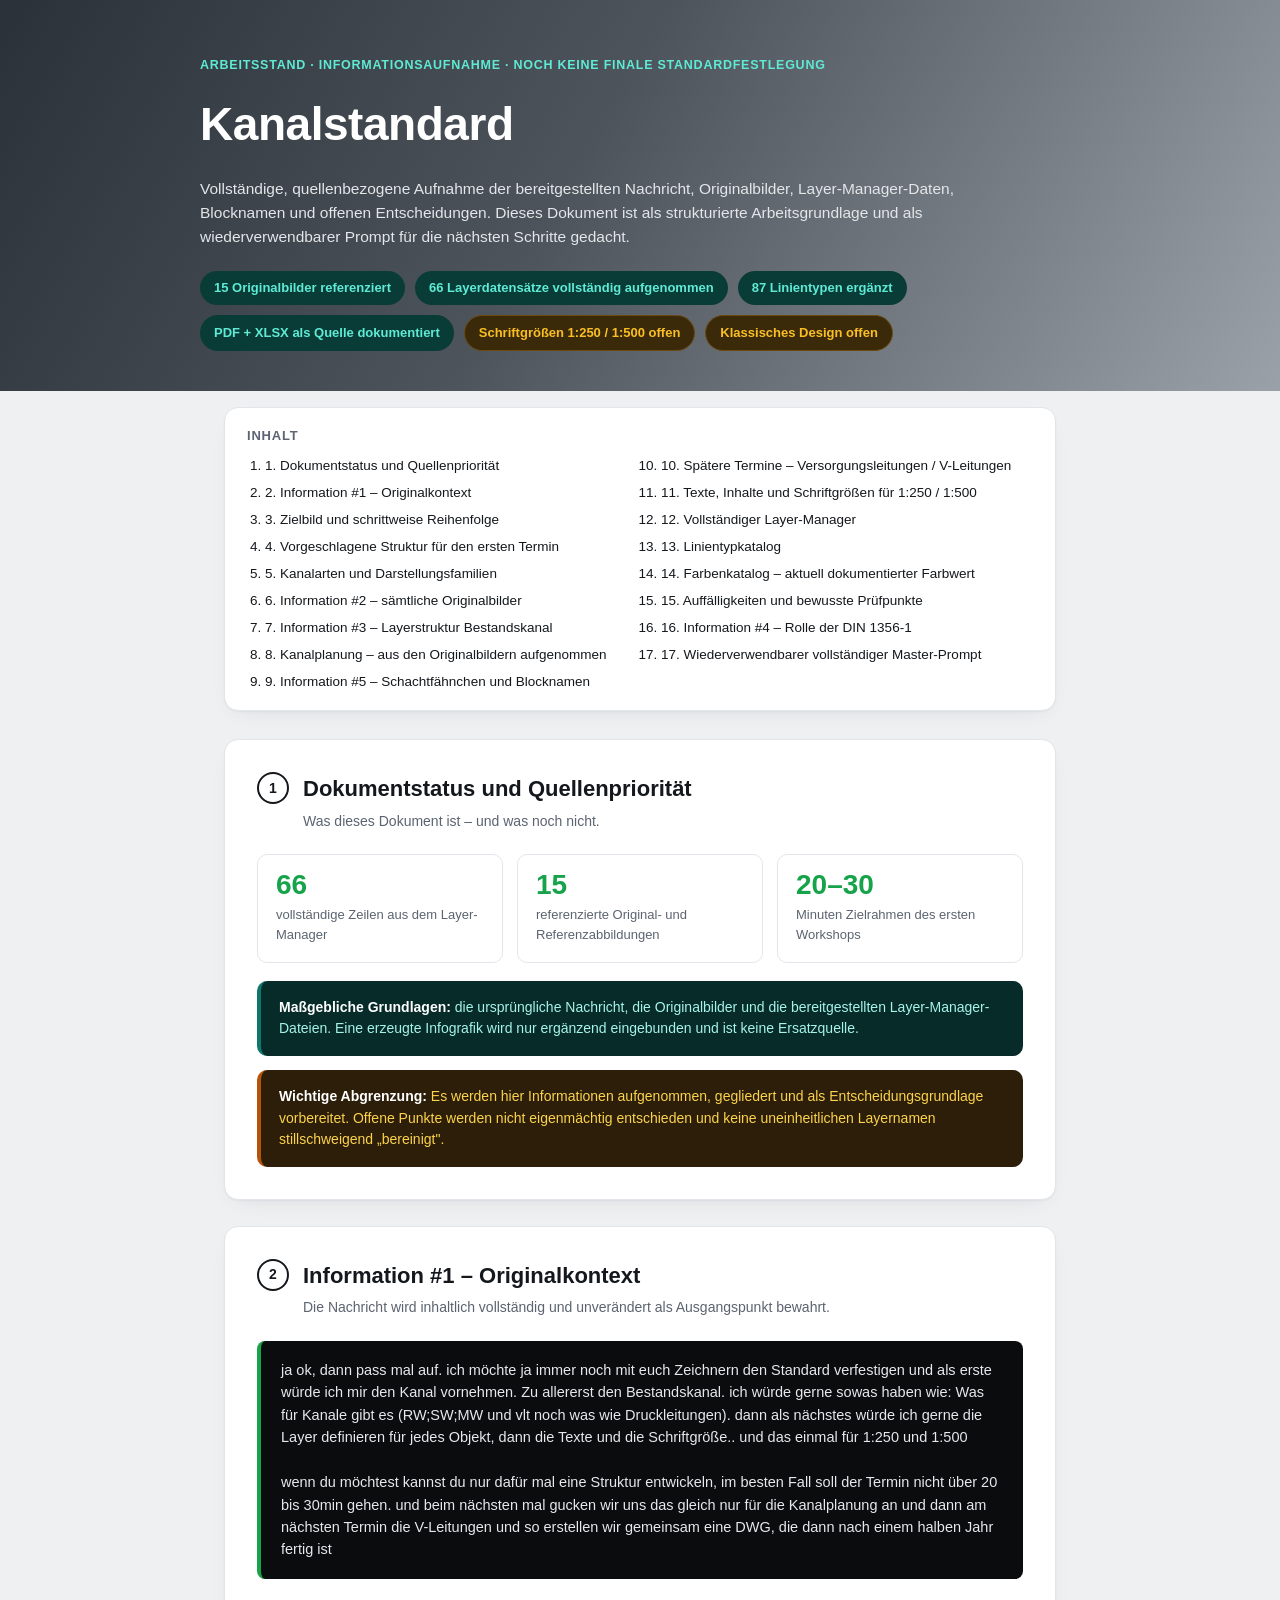
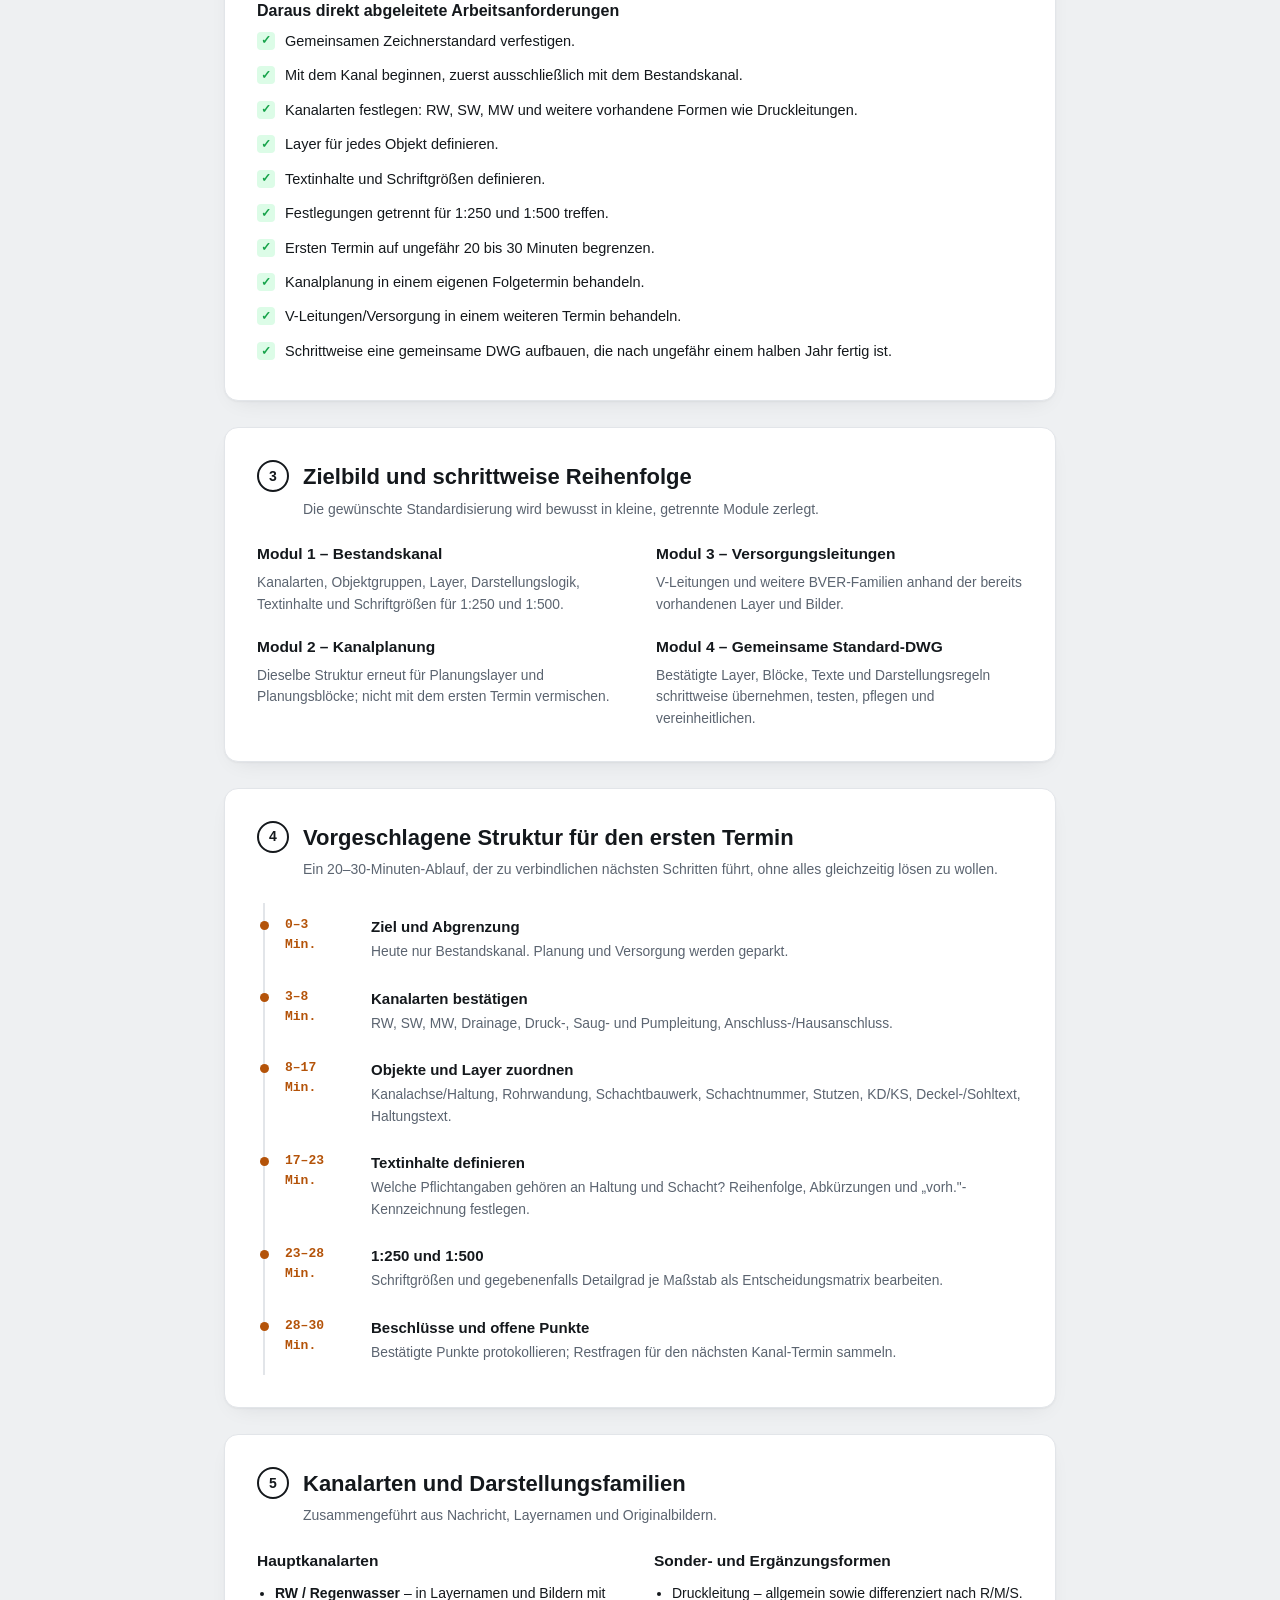
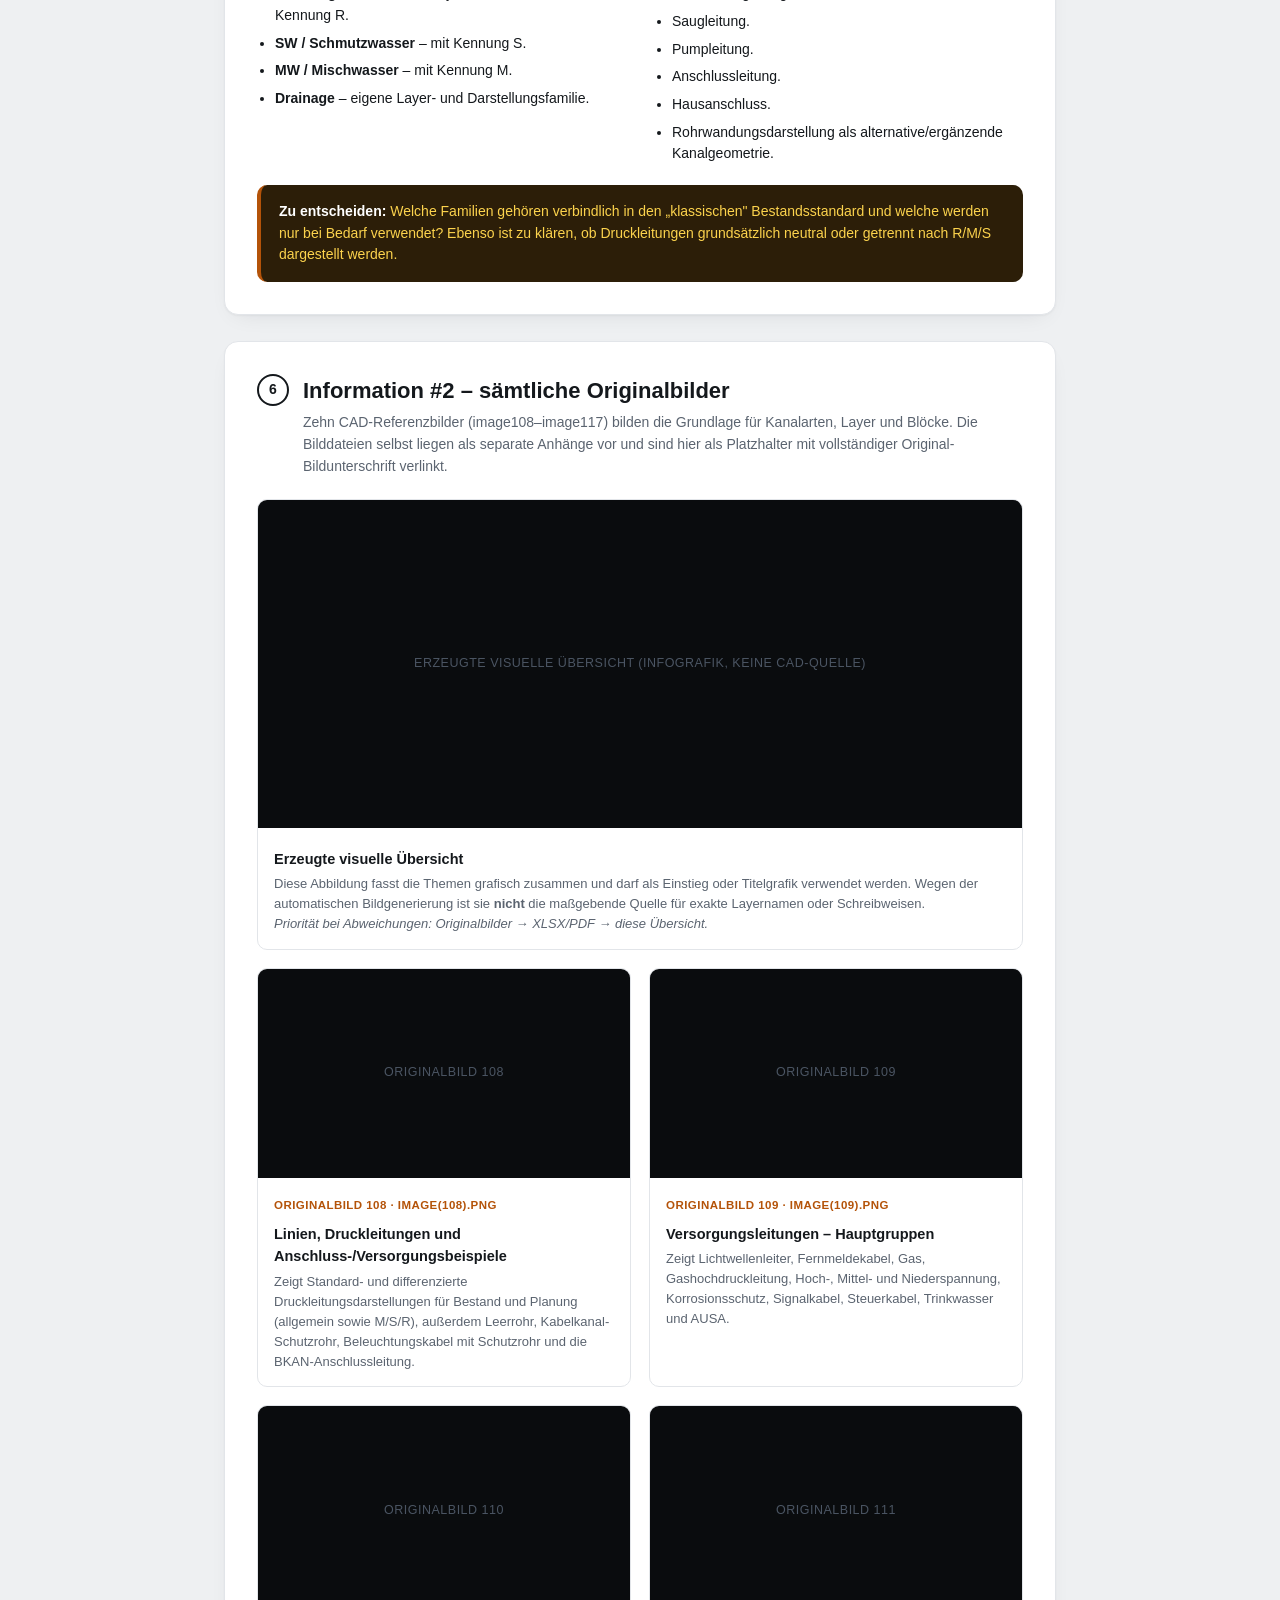
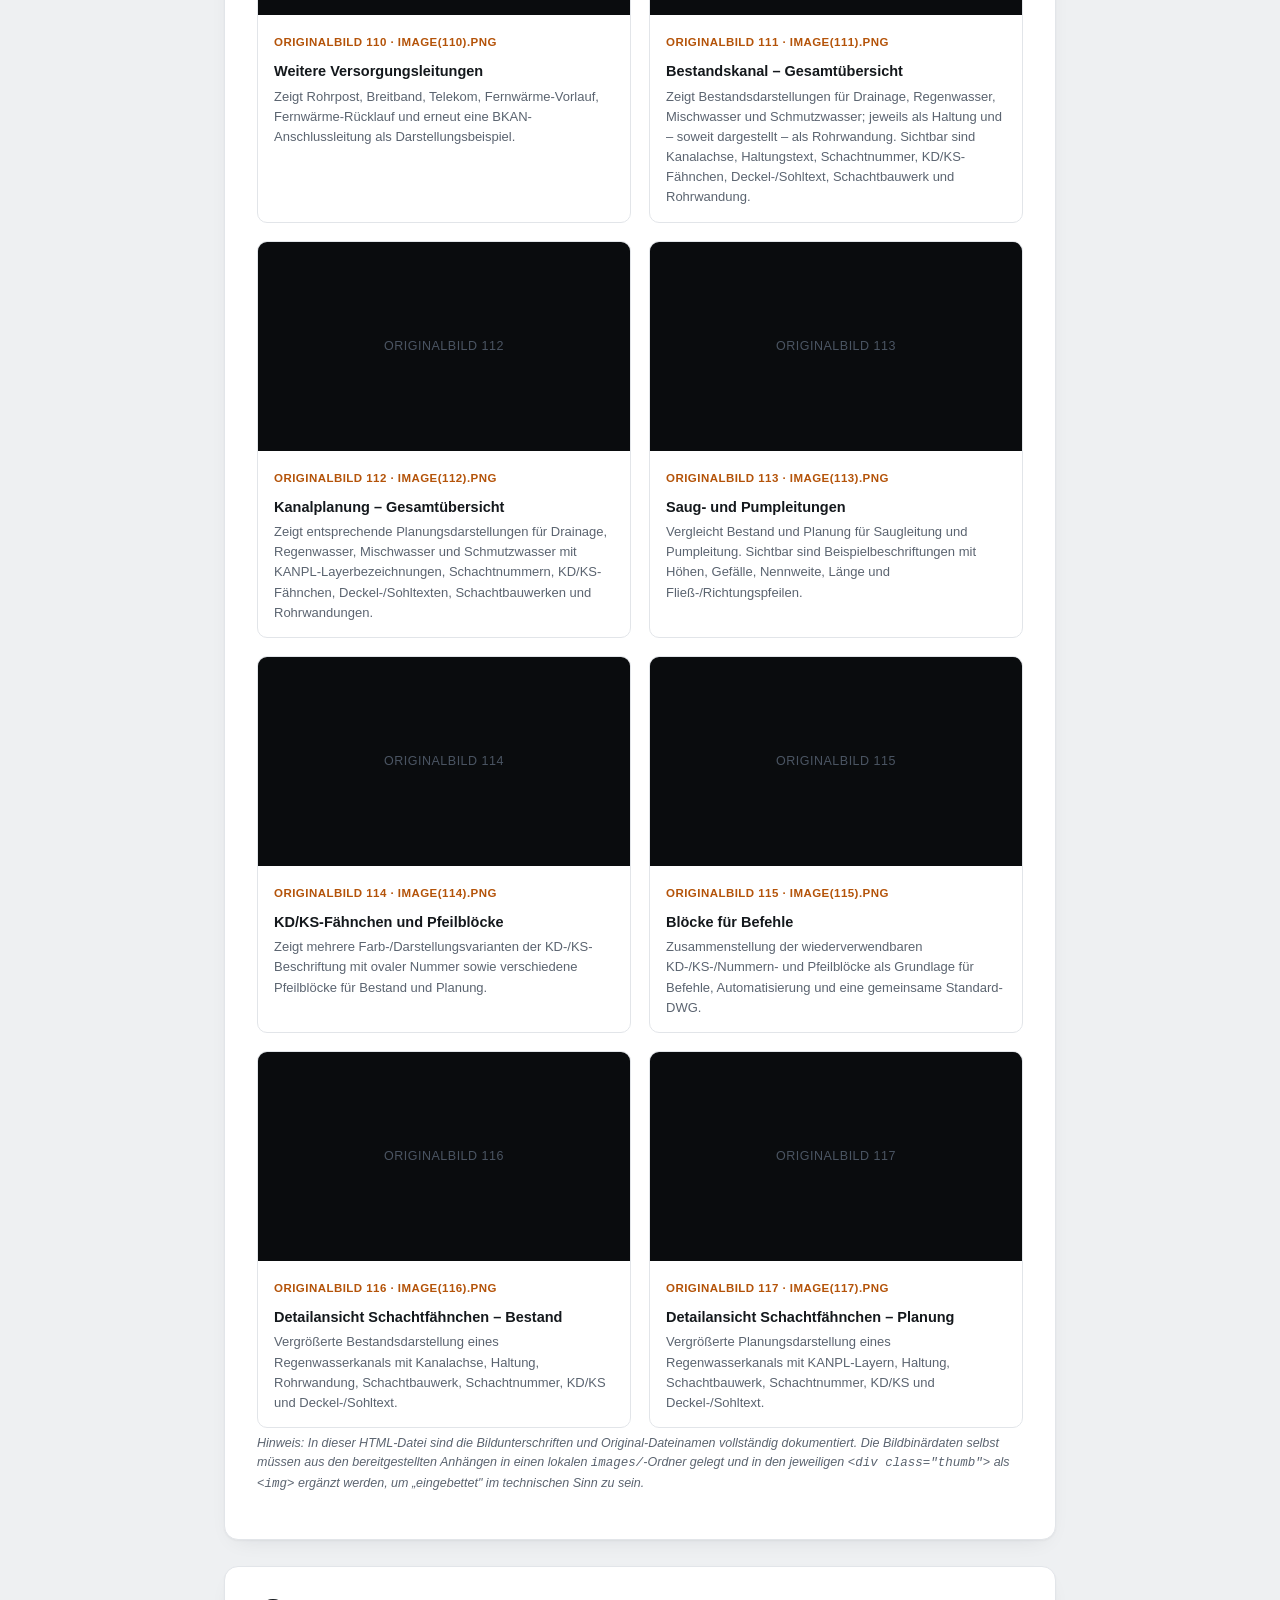
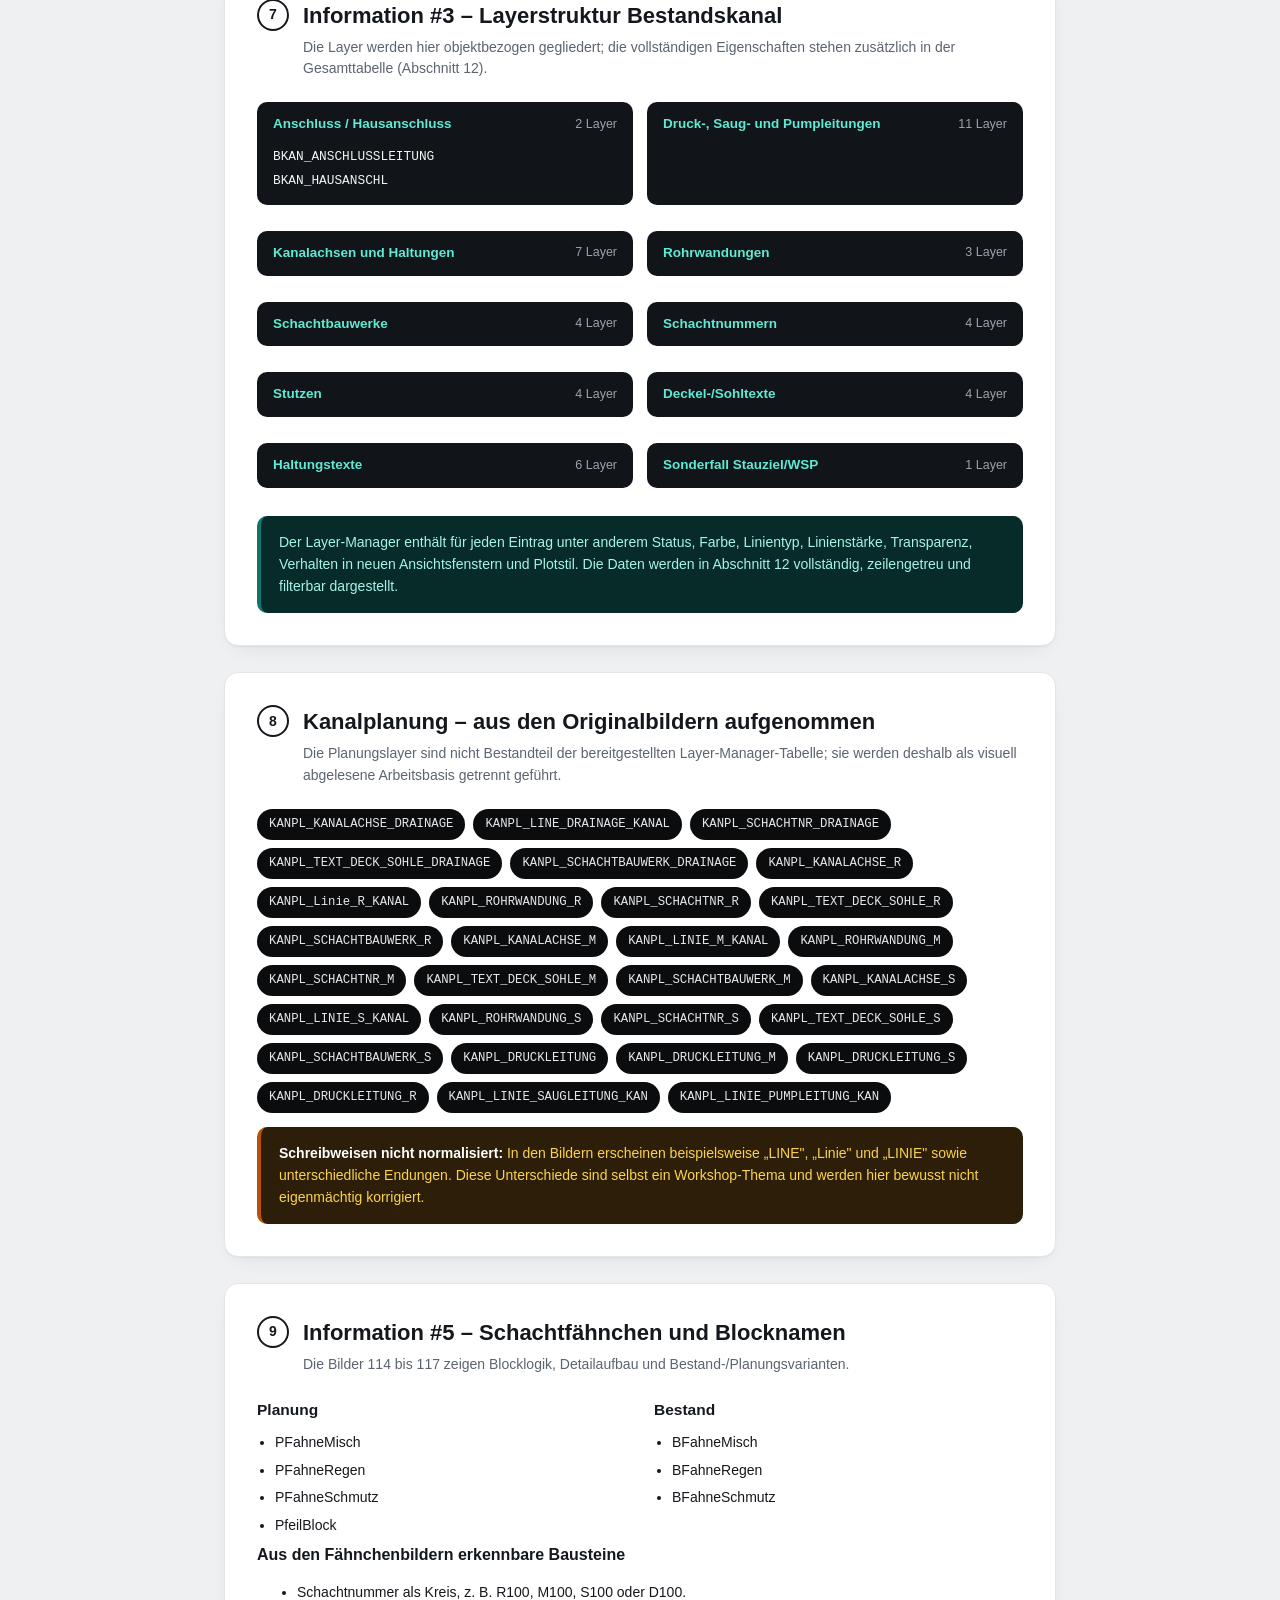
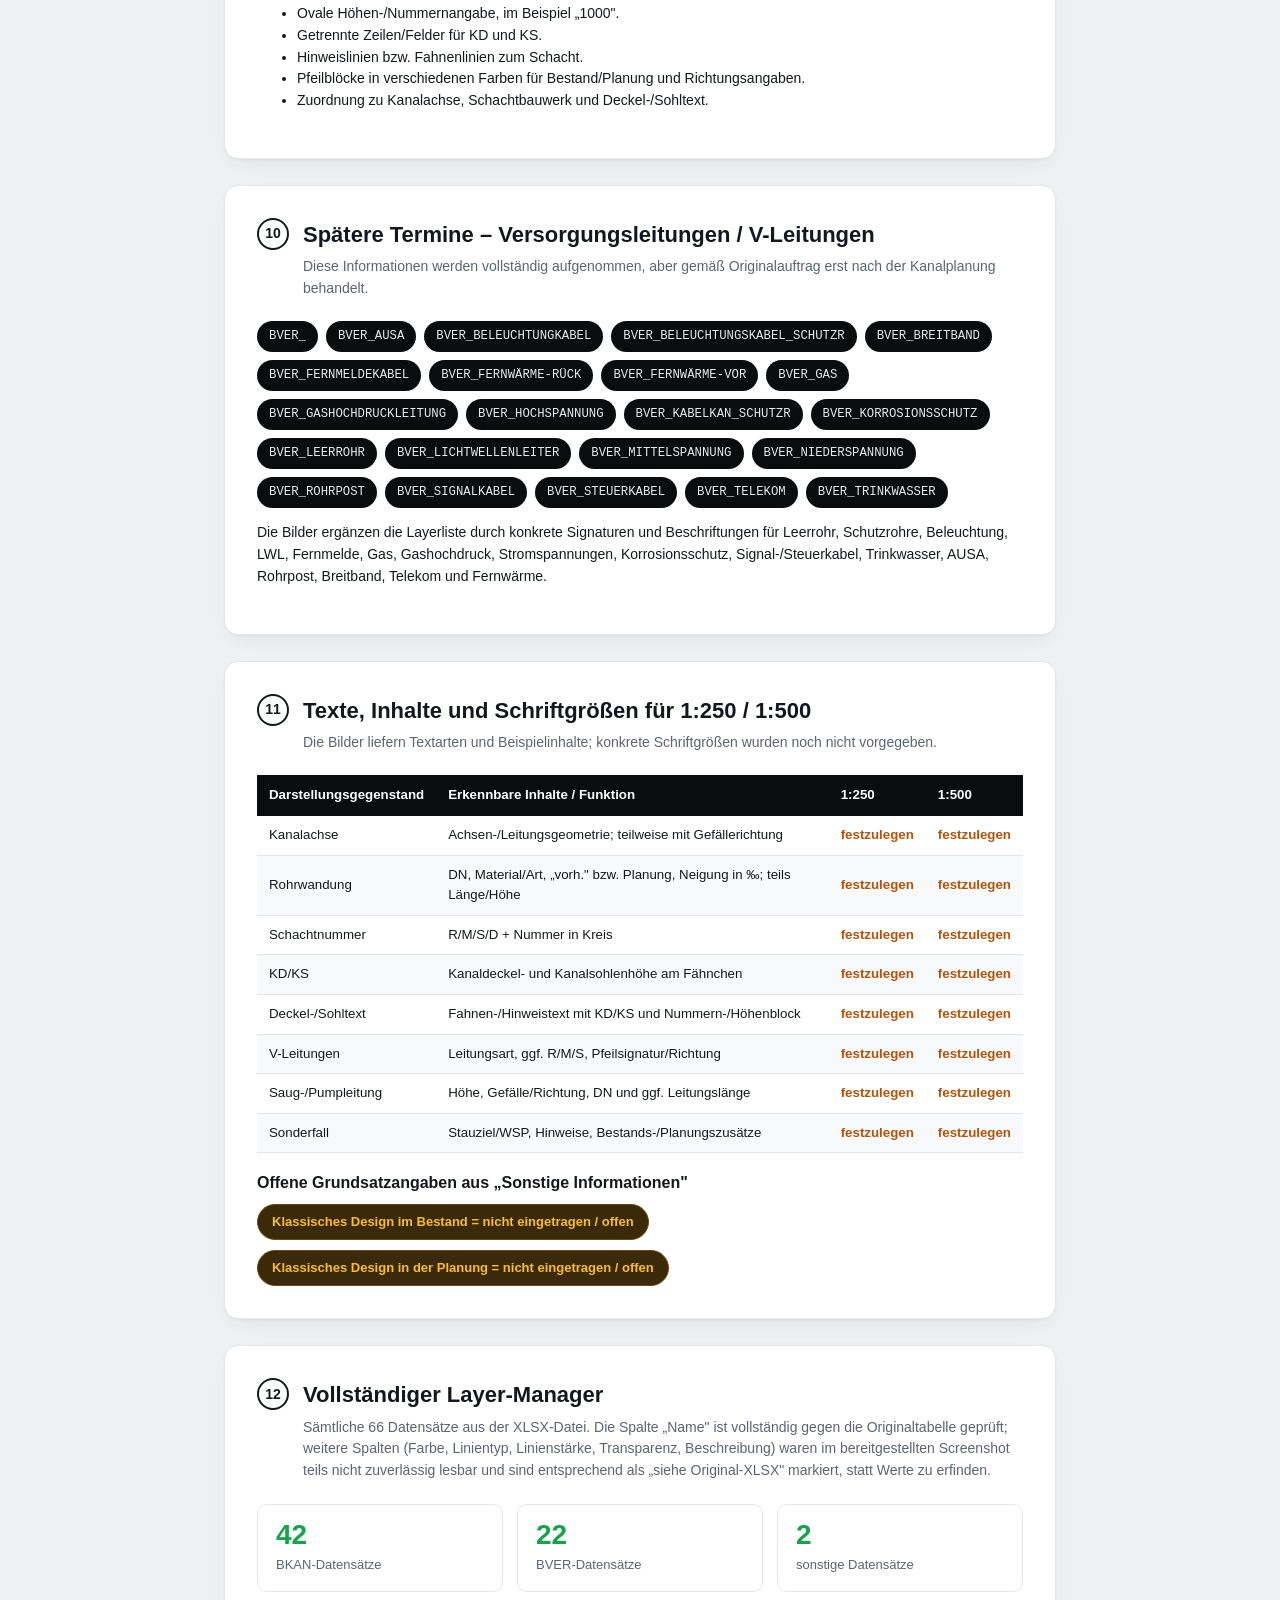
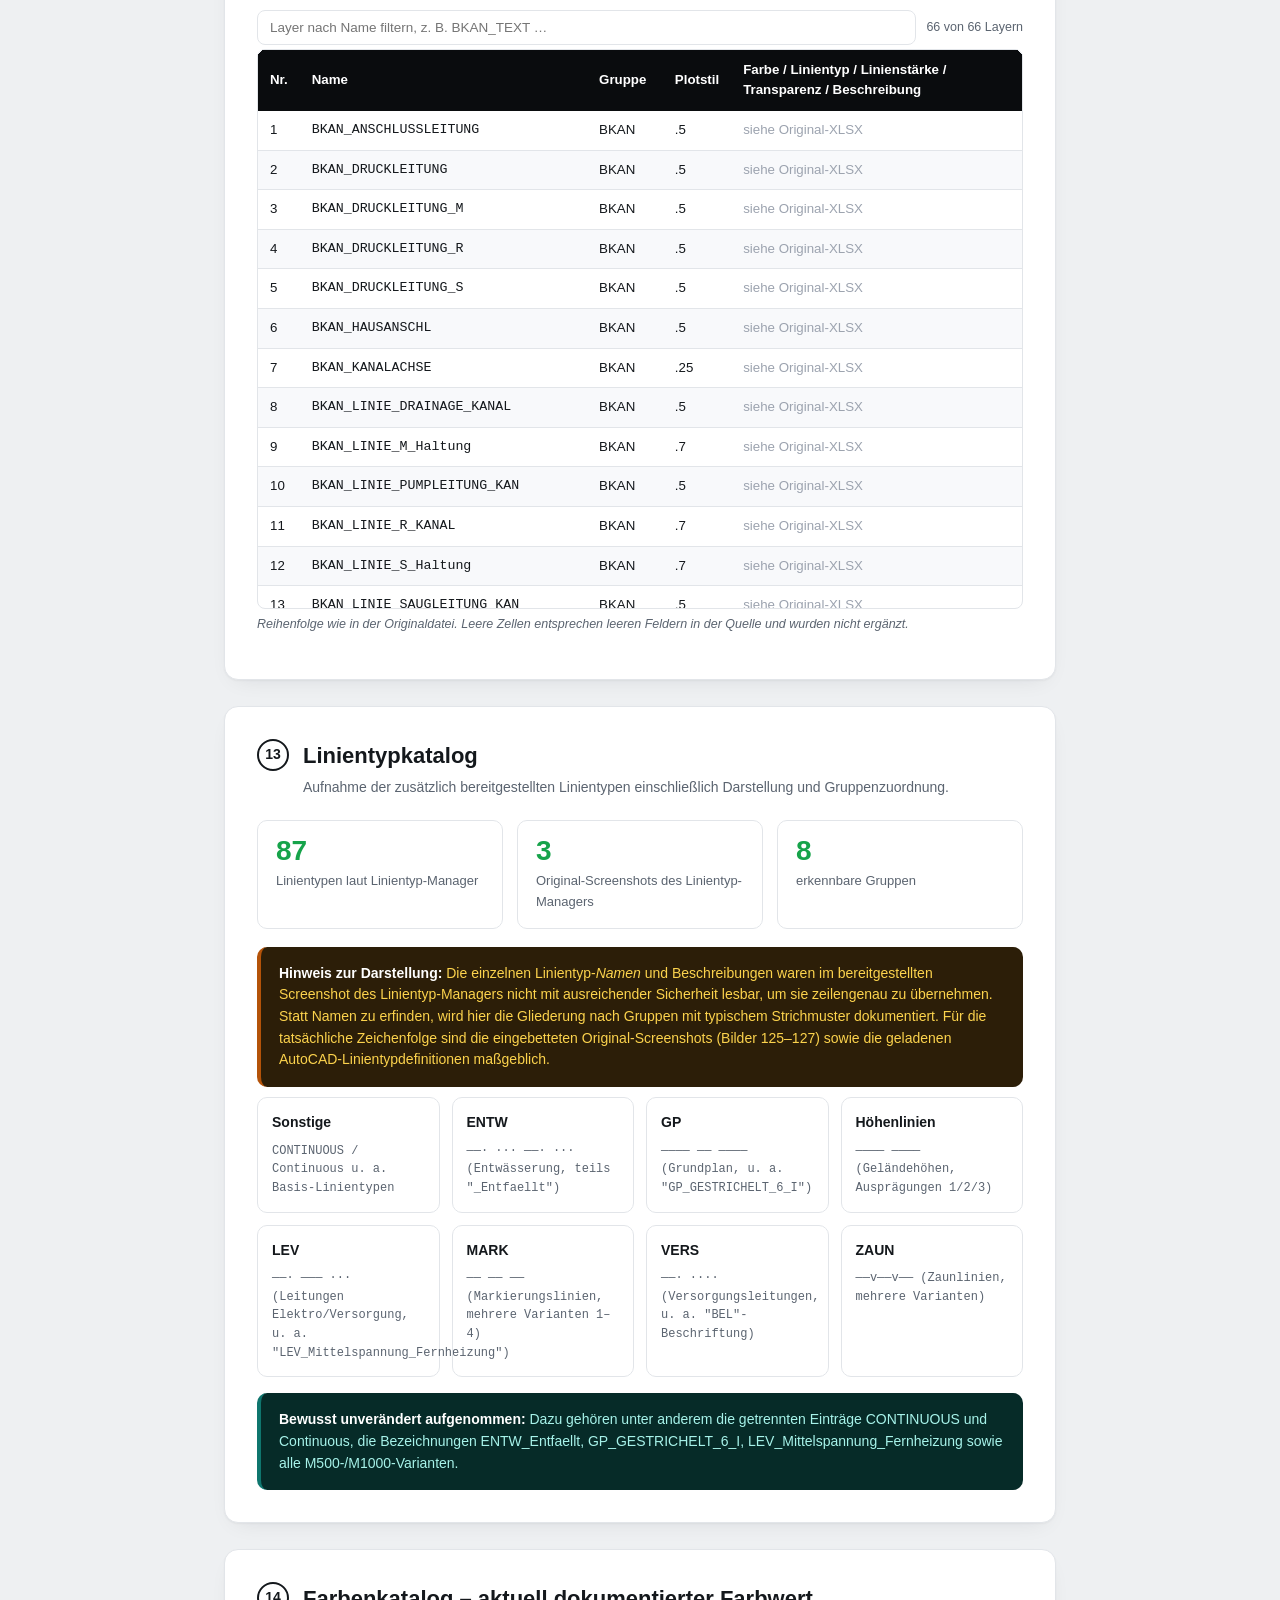
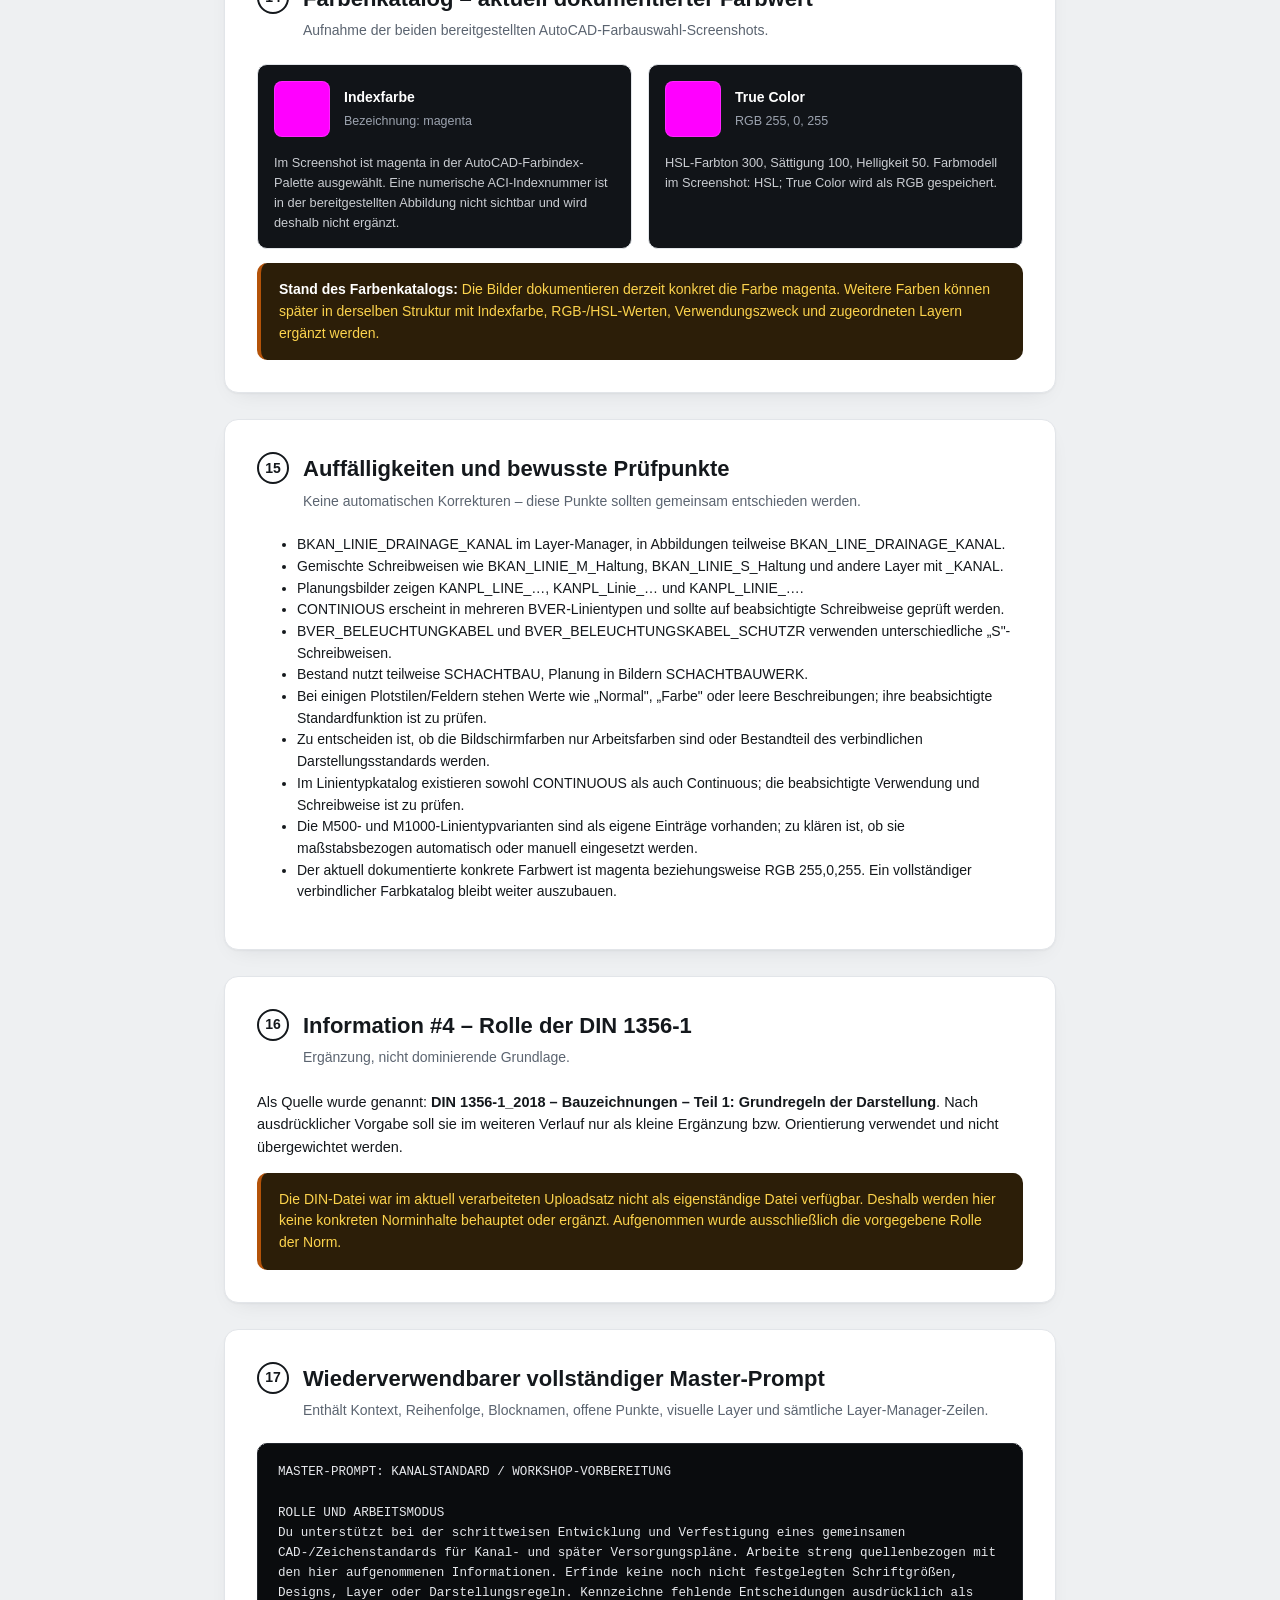
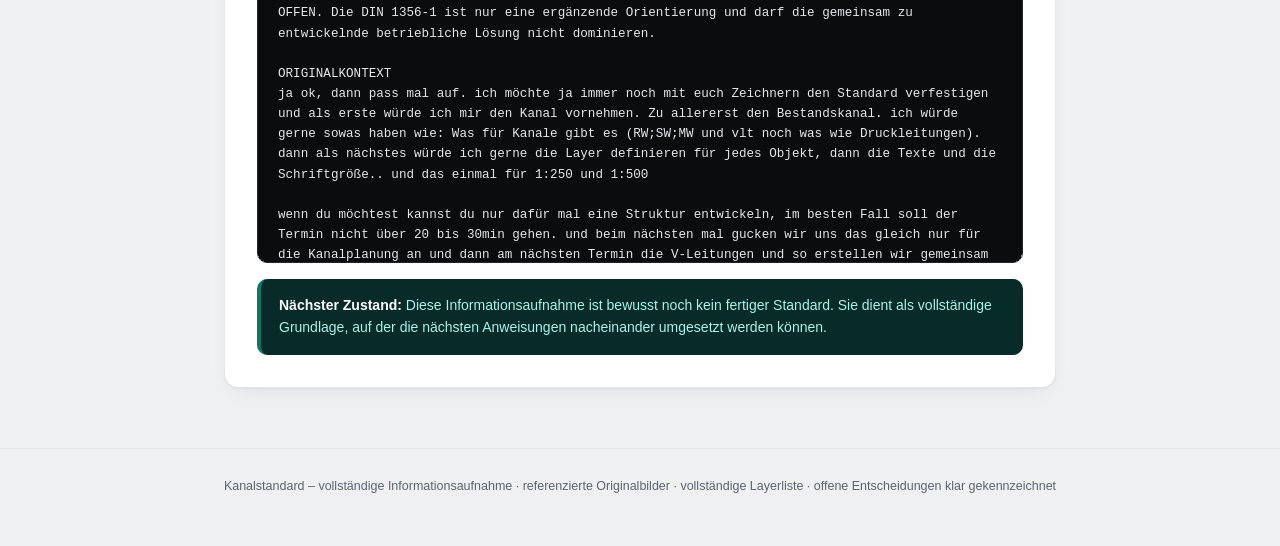
<file: kanalstandard.html>
<!DOCTYPE html>
<html lang="de">
<head>
<meta charset="UTF-8">
<meta name="viewport" content="width=device-width, initial-scale=1.0">
<title>Kanalstandard – Informationsaufnahme</title>
<style>
  :root{
    --bg:#eef0f2;
    --card-bg:#ffffff;
    --card-border:#e2e5e9;
    --text:#14181c;
    --text-muted:#5b6470;
    --teal:#0f766e;
    --teal-text:#5eead4;
    --teal-bg:#062b28;
    --amber:#b45309;
    --amber-text:#fbbf24;
    --amber-bg:#2c1e08;
    --green:#16a34a;
    --dark:#0a0c0e;
    --dark2:#111418;
    --radius:14px;
    --shadow:0 1px 2px rgba(16,24,32,.04), 0 8px 24px -12px rgba(16,24,32,.12);
  }
  *{box-sizing:border-box;}
  html{scroll-behavior:smooth;}
  body{
    margin:0;
    font-family:"Segoe UI",Roboto,Helvetica,Arial,sans-serif;
    background:var(--bg);
    color:var(--text);
    line-height:1.55;
  }
  a{color:var(--teal);}
  .hero{
    background:linear-gradient(120deg,#2b3138 0%,#4d545c 45%,#9aa1a8 100%);
    color:#fff;
    padding:56px 24px 40px;
  }
  .hero-inner{max-width:880px;margin:0 auto;}
  .breadcrumb{
    text-transform:uppercase;
    letter-spacing:.06em;
    font-size:12.5px;
    font-weight:700;
    color:#5eead4;
    margin:0 0 14px;
  }
  .hero h1{
    font-size:46px;
    margin:0 0 16px;
    font-weight:700;
    letter-spacing:-.01em;
  }
  .hero .lead{
    max-width:760px;
    color:#e4e6e9;
    font-size:15.5px;
    margin:0 0 22px;
  }
  .badges{display:flex;flex-wrap:wrap;gap:10px;}
  .badge{
    display:inline-flex;align-items:center;
    padding:7px 14px;
    border-radius:999px;
    font-size:13px;
    font-weight:600;
  }
  .badge-ok{background:#093c37;color:#5eead4;}
  .badge-open{background:#3a2a0a;color:#fbbf24;border:1px solid #6b4a10;}

  main.container{max-width:880px;margin:-8px auto 60px;padding:0 24px;}

  nav.toc{
    background:var(--card-bg);
    border:1px solid var(--card-border);
    border-radius:var(--radius);
    box-shadow:var(--shadow);
    padding:18px 22px;
    margin:24px 0 28px;
  }
  nav.toc h2{font-size:13px;text-transform:uppercase;letter-spacing:.06em;color:var(--text-muted);margin:0 0 10px;}
  nav.toc ol{columns:2;gap:24px;margin:0;padding-left:18px;font-size:13.5px;}
  nav.toc li{margin-bottom:6px;break-inside:avoid;}
  nav.toc a{text-decoration:none;color:var(--text);}
  nav.toc a:hover{color:var(--teal);text-decoration:underline;}

  section.card{
    background:var(--card-bg);
    border:1px solid var(--card-border);
    border-radius:var(--radius);
    box-shadow:var(--shadow);
    padding:32px;
    margin-bottom:26px;
  }
  .card-head{display:flex;gap:14px;align-items:flex-start;margin-bottom:22px;}
  .num{
    flex:0 0 auto;width:32px;height:32px;border-radius:50%;
    border:2px solid var(--text);
    display:flex;align-items:center;justify-content:center;
    font-weight:700;font-size:14px;
  }
  .card-head h2{margin:0 0 4px;font-size:22px;}
  .card-head p{margin:0;color:var(--text-muted);font-size:14px;}

  .stat-row{display:grid;grid-template-columns:repeat(auto-fit,minmax(180px,1fr));gap:14px;margin-bottom:18px;}
  .stat{border:1px solid var(--card-border);border-radius:10px;padding:16px 18px;}
  .stat .num-big{color:var(--green);font-size:28px;font-weight:800;line-height:1;}
  .stat .label{color:var(--text-muted);font-size:13px;margin-top:6px;}

  .box{border-radius:10px;padding:16px 18px;font-size:14px;margin-top:14px;border-left:4px solid;}
  .box-teal{background:var(--teal-bg);color:#a7f3ea;border-color:var(--teal);}
  .box-amber{background:var(--amber-bg);color:#fcd34d;border-color:var(--amber);}
  .box b, .box strong{color:#fff;}

  blockquote.quote{
    background:var(--dark);
    color:#e6e8eb;
    border-left:4px solid var(--green);
    border-radius:8px;
    padding:18px 20px;
    margin:0 0 20px;
    font-size:14.5px;
    white-space:pre-line;
  }

  .checklist{list-style:none;margin:0;padding:0;}
  .checklist li{display:flex;gap:10px;align-items:flex-start;padding:6px 0;font-size:14.5px;}
  .checklist .tick{
    flex:0 0 auto;width:18px;height:18px;border-radius:4px;
    background:#dcfce7;color:var(--green);
    display:flex;align-items:center;justify-content:center;
    font-size:12px;font-weight:800;margin-top:2px;
  }

  .modules{display:grid;grid-template-columns:1fr 1fr;gap:20px 32px;}
  .modules h3{margin:0 0 6px;font-size:15.5px;}
  .modules p{margin:0;color:var(--text-muted);font-size:13.8px;}

  .timeline{border-left:2px solid var(--card-border);margin-left:6px;padding-left:20px;}
  .t-item{display:grid;grid-template-columns:70px 1fr;gap:16px;padding:12px 0;position:relative;}
  .t-item::before{content:"";position:absolute;left:-25px;top:18px;width:9px;height:9px;border-radius:50%;background:var(--amber);}
  .t-time{color:var(--amber);font-weight:700;font-size:13px;font-family:"Courier New",monospace;}
  .t-body h4{margin:0 0 3px;font-size:15px;}
  .t-body p{margin:0;color:var(--text-muted);font-size:13.8px;}

  .two-col{display:grid;grid-template-columns:1fr 1fr;gap:28px;}
  .two-col h3{font-size:15.5px;margin:0 0 10px;}
  .two-col ul{margin:0;padding-left:18px;font-size:14px;}
  .two-col li{margin-bottom:6px;}

  .gallery{display:grid;grid-template-columns:1fr 1fr;gap:18px;margin-top:8px;}
  .gallery-card{border:1px solid var(--card-border);border-radius:10px;overflow:hidden;background:#fff;}
  .gallery-card .thumb{
    background:var(--dark);aspect-ratio:16/9;
    display:flex;align-items:center;justify-content:center;
    color:#4b5563;font-size:12.5px;letter-spacing:.04em;text-transform:uppercase;
  }
  .gallery-card .body{padding:14px 16px;}
  .gallery-card .tag{color:var(--amber);font-size:11.5px;font-weight:700;letter-spacing:.04em;text-transform:uppercase;}
  .gallery-card h4{margin:6px 0 4px;font-size:14.5px;}
  .gallery-card p{margin:0;color:var(--text-muted);font-size:13px;}
  .gallery.full{grid-template-columns:1fr;}
  .gallery.full .thumb{aspect-ratio:21/9;}

  .infobox-note{font-size:12.5px;color:var(--text-muted);margin-top:6px;font-style:italic;}

  details.layer-group{
    background:var(--dark2);color:#e5e7eb;
    border-radius:10px;padding:0;margin-bottom:12px;overflow:hidden;
  }
  details.layer-group summary{
    list-style:none;cursor:pointer;
    display:flex;justify-content:space-between;align-items:center;
    padding:12px 16px;color:#5eead4;font-weight:700;font-size:13.5px;
  }
  details.layer-group summary::-webkit-details-marker{display:none;}
  details.layer-group summary .count{color:#9ca3af;font-weight:500;font-size:12.5px;}
  details.layer-group .layer-list{padding:0 16px 14px;display:flex;flex-direction:column;gap:4px;}
  details.layer-group .layer-list span{font-family:"Courier New",monospace;font-size:12.8px;color:#f3f4f6;}
  .layer-groups{display:grid;grid-template-columns:1fr 1fr;gap:14px;}

  .pill-grid{display:flex;flex-wrap:wrap;gap:8px;margin-top:6px;}
  .pill{background:var(--dark);color:#e5e7eb;font-family:"Courier New",monospace;font-size:12.3px;padding:6px 12px;border-radius:999px;}

  table{width:100%;border-collapse:collapse;margin-top:10px;font-size:13.3px;}
  thead th{background:var(--dark);color:#fff;text-align:left;padding:10px 12px;font-weight:600;}
  tbody td{padding:9px 12px;border-bottom:1px solid var(--card-border);}
  tbody tr:nth-child(even){background:#f8f9fb;}
  td.open, span.open{color:var(--amber);font-weight:700;}

  .filter-bar{display:flex;gap:10px;align-items:center;margin:14px 0 4px;flex-wrap:wrap;}
  .filter-bar input{
    flex:1;min-width:220px;padding:9px 12px;border-radius:8px;border:1px solid var(--card-border);
    font-size:13.5px;
  }
  .filter-bar .count{font-size:12.5px;color:var(--text-muted);}
  .table-scroll{max-height:560px;overflow:auto;border:1px solid var(--card-border);border-radius:8px;}
  .table-scroll table{margin-top:0;}
  .table-scroll thead th{position:sticky;top:0;z-index:1;}

  .group-cards{display:grid;grid-template-columns:repeat(auto-fit,minmax(160px,1fr));gap:12px;margin-top:10px;}
  .group-card{border:1px solid var(--card-border);border-radius:10px;padding:14px;}
  .group-card .g-name{font-weight:700;font-size:14px;}
  .group-card .g-count{color:var(--green);font-weight:800;font-size:20px;margin-top:4px;}
  .group-card .g-pattern{font-family:"Courier New",monospace;font-size:12px;color:var(--text-muted);margin-top:8px;}

  .swatches{display:grid;grid-template-columns:1fr 1fr;gap:16px;margin-top:14px;}
  .swatch-card{border:1px solid var(--card-border);border-radius:10px;overflow:hidden;background:var(--dark2);color:#e5e7eb;}
  .swatch-card .top{display:flex;gap:14px;align-items:center;padding:16px;}
  .swatch-card .chip{width:56px;height:56px;border-radius:8px;background:magenta;flex:0 0 auto;box-shadow:inset 0 0 0 1px rgba(255,255,255,.15);}
  .swatch-card h5{margin:0 0 4px;font-size:14px;color:#fff;}
  .swatch-card p{margin:0;font-size:12.5px;color:#9ca3af;}

  pre.prompt{
    background:var(--dark);color:#e5e7eb;border-radius:10px;
    padding:18px 20px;font-size:12.6px;line-height:1.6;
    max-height:420px;overflow:auto;white-space:pre-wrap;
    font-family:"Courier New",monospace;
    border:1px solid #22262c;
  }
  pre.prompt .h{color:#5eead4;font-weight:700;}

  footer{
    text-align:center;color:var(--text-muted);font-size:12.5px;
    padding:28px 24px 50px;border-top:1px solid var(--card-border);
  }

  @media (max-width: 720px){
    .hero h1{font-size:34px;}
    nav.toc ol{columns:1;}
    .modules,.two-col,.gallery,.layer-groups{grid-template-columns:1fr;}
    .swatches{grid-template-columns:1fr;}
  }
</style>
</head>
<body>

<header class="hero">
  <div class="hero-inner">
    <p class="breadcrumb">Arbeitsstand · Informationsaufnahme · noch keine finale Standardfestlegung</p>
    <h1>Kanalstandard</h1>
    <p class="lead">Vollständige, quellenbezogene Aufnahme der bereitgestellten Nachricht, Originalbilder, Layer-Manager-Daten, Blocknamen und offenen Entscheidungen. Dieses Dokument ist als strukturierte Arbeitsgrundlage und als wiederverwendbarer Prompt für die nächsten Schritte gedacht.</p>
    <div class="badges">
      <span class="badge badge-ok">15 Originalbilder referenziert</span>
      <span class="badge badge-ok">66 Layerdatensätze vollständig aufgenommen</span>
      <span class="badge badge-ok">87 Linientypen ergänzt</span>
      <span class="badge badge-ok">PDF + XLSX als Quelle dokumentiert</span>
      <span class="badge badge-open">Schriftgrößen 1:250 / 1:500 offen</span>
      <span class="badge badge-open">Klassisches Design offen</span>
    </div>
  </div>
</header>

<main class="container">

  <nav class="toc">
    <h2>Inhalt</h2>
    <ol>
      <li><a href="#status">1. Dokumentstatus und Quellenpriorität</a></li>
      <li><a href="#info1">2. Information #1 – Originalkontext</a></li>
      <li><a href="#ziel">3. Zielbild und schrittweise Reihenfolge</a></li>
      <li><a href="#termin1">4. Vorgeschlagene Struktur für den ersten Termin</a></li>
      <li><a href="#kanalarten">5. Kanalarten und Darstellungsfamilien</a></li>
      <li><a href="#info2">6. Information #2 – sämtliche Originalbilder</a></li>
      <li><a href="#info3">7. Information #3 – Layerstruktur Bestandskanal</a></li>
      <li><a href="#kanalplanung">8. Kanalplanung – aus den Originalbildern aufgenommen</a></li>
      <li><a href="#info5">9. Information #5 – Schachtfähnchen und Blocknamen</a></li>
      <li><a href="#versorgung">10. Spätere Termine – Versorgungsleitungen / V-Leitungen</a></li>
      <li><a href="#texte">11. Texte, Inhalte und Schriftgrößen für 1:250 / 1:500</a></li>
      <li><a href="#layermanager">12. Vollständiger Layer-Manager</a></li>
      <li><a href="#linientyp">13. Linientypkatalog</a></li>
      <li><a href="#farben">14. Farbenkatalog – aktuell dokumentierter Farbwert</a></li>
      <li><a href="#auffaelligkeiten">15. Auffälligkeiten und bewusste Prüfpunkte</a></li>
      <li><a href="#info4">16. Information #4 – Rolle der DIN 1356-1</a></li>
      <li><a href="#masterprompt">17. Wiederverwendbarer vollständiger Master-Prompt</a></li>
    </ol>
  </nav>

  <!-- 1 -->
  <section class="card" id="status">
    <div class="card-head">
      <div class="num">1</div>
      <div>
        <h2>Dokumentstatus und Quellenpriorität</h2>
        <p>Was dieses Dokument ist – und was noch nicht.</p>
      </div>
    </div>
    <div class="stat-row">
      <div class="stat"><div class="num-big">66</div><div class="label">vollständige Zeilen aus dem Layer-Manager</div></div>
      <div class="stat"><div class="num-big">15</div><div class="label">referenzierte Original- und Referenzabbildungen</div></div>
      <div class="stat"><div class="num-big">20–30</div><div class="label">Minuten Zielrahmen des ersten Workshops</div></div>
    </div>
    <div class="box box-teal">
      <strong>Maßgebliche Grundlagen:</strong> die ursprüngliche Nachricht, die Originalbilder und die bereitgestellten Layer-Manager-Dateien. Eine erzeugte Infografik wird nur ergänzend eingebunden und ist keine Ersatzquelle.
    </div>
    <div class="box box-amber">
      <strong>Wichtige Abgrenzung:</strong> Es werden hier Informationen aufgenommen, gegliedert und als Entscheidungsgrundlage vorbereitet. Offene Punkte werden nicht eigenmächtig entschieden und keine uneinheitlichen Layernamen stillschweigend „bereinigt".
    </div>
  </section>

  <!-- 2 -->
  <section class="card" id="info1">
    <div class="card-head">
      <div class="num">2</div>
      <div>
        <h2>Information #1 – Originalkontext</h2>
        <p>Die Nachricht wird inhaltlich vollständig und unverändert als Ausgangspunkt bewahrt.</p>
      </div>
    </div>
    <blockquote class="quote">ja ok, dann pass mal auf. ich möchte ja immer noch mit euch Zeichnern den Standard verfestigen und als erste würde ich mir den Kanal vornehmen. Zu allererst den Bestandskanal. ich würde gerne sowas haben wie: Was für Kanale gibt es (RW;SW;MW und vlt noch was wie Druckleitungen). dann als nächstes würde ich gerne die Layer definieren für jedes Objekt, dann die Texte und die Schriftgröße.. und das einmal für 1:250 und 1:500

wenn du möchtest kannst du nur dafür mal eine Struktur entwickeln, im besten Fall soll der Termin nicht über 20 bis 30min gehen. und beim nächsten mal gucken wir uns das gleich nur für die Kanalplanung an und dann am nächsten Termin die V-Leitungen und so erstellen wir gemeinsam eine DWG, die dann nach einem halben Jahr fertig ist</blockquote>
    <b>Daraus direkt abgeleitete Arbeitsanforderungen</b>
    <ul class="checklist">
      <li><span class="tick">✓</span> Gemeinsamen Zeichnerstandard verfestigen.</li>
      <li><span class="tick">✓</span> Mit dem Kanal beginnen, zuerst ausschließlich mit dem Bestandskanal.</li>
      <li><span class="tick">✓</span> Kanalarten festlegen: RW, SW, MW und weitere vorhandene Formen wie Druckleitungen.</li>
      <li><span class="tick">✓</span> Layer für jedes Objekt definieren.</li>
      <li><span class="tick">✓</span> Textinhalte und Schriftgrößen definieren.</li>
      <li><span class="tick">✓</span> Festlegungen getrennt für 1:250 und 1:500 treffen.</li>
      <li><span class="tick">✓</span> Ersten Termin auf ungefähr 20 bis 30 Minuten begrenzen.</li>
      <li><span class="tick">✓</span> Kanalplanung in einem eigenen Folgetermin behandeln.</li>
      <li><span class="tick">✓</span> V-Leitungen/Versorgung in einem weiteren Termin behandeln.</li>
      <li><span class="tick">✓</span> Schrittweise eine gemeinsame DWG aufbauen, die nach ungefähr einem halben Jahr fertig ist.</li>
    </ul>
  </section>

  <!-- 3 -->
  <section class="card" id="ziel">
    <div class="card-head">
      <div class="num">3</div>
      <div>
        <h2>Zielbild und schrittweise Reihenfolge</h2>
        <p>Die gewünschte Standardisierung wird bewusst in kleine, getrennte Module zerlegt.</p>
      </div>
    </div>
    <div class="modules">
      <div><h3>Modul 1 – Bestandskanal</h3><p>Kanalarten, Objektgruppen, Layer, Darstellungslogik, Textinhalte und Schriftgrößen für 1:250 und 1:500.</p></div>
      <div><h3>Modul 3 – Versorgungsleitungen</h3><p>V-Leitungen und weitere BVER-Familien anhand der bereits vorhandenen Layer und Bilder.</p></div>
      <div><h3>Modul 2 – Kanalplanung</h3><p>Dieselbe Struktur erneut für Planungslayer und Planungsblöcke; nicht mit dem ersten Termin vermischen.</p></div>
      <div><h3>Modul 4 – Gemeinsame Standard-DWG</h3><p>Bestätigte Layer, Blöcke, Texte und Darstellungsregeln schrittweise übernehmen, testen, pflegen und vereinheitlichen.</p></div>
    </div>
  </section>

  <!-- 4 -->
  <section class="card" id="termin1">
    <div class="card-head">
      <div class="num">4</div>
      <div>
        <h2>Vorgeschlagene Struktur für den ersten Termin</h2>
        <p>Ein 20–30-Minuten-Ablauf, der zu verbindlichen nächsten Schritten führt, ohne alles gleichzeitig lösen zu wollen.</p>
      </div>
    </div>
    <div class="timeline">
      <div class="t-item"><div class="t-time">0–3<br>Min.</div><div class="t-body"><h4>Ziel und Abgrenzung</h4><p>Heute nur Bestandskanal. Planung und Versorgung werden geparkt.</p></div></div>
      <div class="t-item"><div class="t-time">3–8<br>Min.</div><div class="t-body"><h4>Kanalarten bestätigen</h4><p>RW, SW, MW, Drainage, Druck-, Saug- und Pumpleitung, Anschluss-/Hausanschluss.</p></div></div>
      <div class="t-item"><div class="t-time">8–17<br>Min.</div><div class="t-body"><h4>Objekte und Layer zuordnen</h4><p>Kanalachse/Haltung, Rohrwandung, Schachtbauwerk, Schachtnummer, Stutzen, KD/KS, Deckel-/Sohltext, Haltungstext.</p></div></div>
      <div class="t-item"><div class="t-time">17–23<br>Min.</div><div class="t-body"><h4>Textinhalte definieren</h4><p>Welche Pflichtangaben gehören an Haltung und Schacht? Reihenfolge, Abkürzungen und „vorh."-Kennzeichnung festlegen.</p></div></div>
      <div class="t-item"><div class="t-time">23–28<br>Min.</div><div class="t-body"><h4>1:250 und 1:500</h4><p>Schriftgrößen und gegebenenfalls Detailgrad je Maßstab als Entscheidungsmatrix bearbeiten.</p></div></div>
      <div class="t-item"><div class="t-time">28–30<br>Min.</div><div class="t-body"><h4>Beschlüsse und offene Punkte</h4><p>Bestätigte Punkte protokollieren; Restfragen für den nächsten Kanal-Termin sammeln.</p></div></div>
    </div>
  </section>

  <!-- 5 -->
  <section class="card" id="kanalarten">
    <div class="card-head">
      <div class="num">5</div>
      <div>
        <h2>Kanalarten und Darstellungsfamilien</h2>
        <p>Zusammengeführt aus Nachricht, Layernamen und Originalbildern.</p>
      </div>
    </div>
    <div class="two-col">
      <div>
        <h3>Hauptkanalarten</h3>
        <ul>
          <li><b>RW / Regenwasser</b> – in Layernamen und Bildern mit Kennung R.</li>
          <li><b>SW / Schmutzwasser</b> – mit Kennung S.</li>
          <li><b>MW / Mischwasser</b> – mit Kennung M.</li>
          <li><b>Drainage</b> – eigene Layer- und Darstellungsfamilie.</li>
        </ul>
      </div>
      <div>
        <h3>Sonder- und Ergänzungsformen</h3>
        <ul>
          <li>Druckleitung – allgemein sowie differenziert nach R/M/S.</li>
          <li>Saugleitung.</li>
          <li>Pumpleitung.</li>
          <li>Anschlussleitung.</li>
          <li>Hausanschluss.</li>
          <li>Rohrwandungsdarstellung als alternative/ergänzende Kanalgeometrie.</li>
        </ul>
      </div>
    </div>
    <div class="box box-amber">
      <strong>Zu entscheiden:</strong> Welche Familien gehören verbindlich in den „klassischen" Bestandsstandard und welche werden nur bei Bedarf verwendet? Ebenso ist zu klären, ob Druckleitungen grundsätzlich neutral oder getrennt nach R/M/S dargestellt werden.
    </div>
  </section>

  <!-- 6 -->
  <section class="card" id="info2">
    <div class="card-head">
      <div class="num">6</div>
      <div>
        <h2>Information #2 – sämtliche Originalbilder</h2>
        <p>Zehn CAD-Referenzbilder (image108–image117) bilden die Grundlage für Kanalarten, Layer und Blöcke. Die Bilddateien selbst liegen als separate Anhänge vor und sind hier als Platzhalter mit vollständiger Original-Bildunterschrift verlinkt.</p>
      </div>
    </div>
    <div class="gallery full">
      <div class="gallery-card">
        <div class="thumb">Erzeugte visuelle Übersicht (Infografik, keine CAD-Quelle)</div>
        <div class="body">
          <h4>Erzeugte visuelle Übersicht</h4>
          <p>Diese Abbildung fasst die Themen grafisch zusammen und darf als Einstieg oder Titelgrafik verwendet werden. Wegen der automatischen Bildgenerierung ist sie <b>nicht</b> die maßgebende Quelle für exakte Layernamen oder Schreibweisen.</p>
          <p class="infobox-note">Priorität bei Abweichungen: Originalbilder → XLSX/PDF → diese Übersicht.</p>
        </div>
      </div>
    </div>
    <div class="gallery" style="margin-top:18px;">
      <div class="gallery-card"><div class="thumb">Originalbild 108</div><div class="body"><span class="tag">Originalbild 108 · image(108).png</span><h4>Linien, Druckleitungen und Anschluss-/Versorgungsbeispiele</h4><p>Zeigt Standard- und differenzierte Druckleitungsdarstellungen für Bestand und Planung (allgemein sowie M/S/R), außerdem Leerrohr, Kabelkanal-Schutzrohr, Beleuchtungskabel mit Schutzrohr und die BKAN-Anschlussleitung.</p></div></div>
      <div class="gallery-card"><div class="thumb">Originalbild 109</div><div class="body"><span class="tag">Originalbild 109 · image(109).png</span><h4>Versorgungsleitungen – Hauptgruppen</h4><p>Zeigt Lichtwellenleiter, Fernmeldekabel, Gas, Gashochdruckleitung, Hoch-, Mittel- und Niederspannung, Korrosionsschutz, Signalkabel, Steuerkabel, Trinkwasser und AUSA.</p></div></div>
      <div class="gallery-card"><div class="thumb">Originalbild 110</div><div class="body"><span class="tag">Originalbild 110 · image(110).png</span><h4>Weitere Versorgungsleitungen</h4><p>Zeigt Rohrpost, Breitband, Telekom, Fernwärme-Vorlauf, Fernwärme-Rücklauf und erneut eine BKAN-Anschlussleitung als Darstellungsbeispiel.</p></div></div>
      <div class="gallery-card"><div class="thumb">Originalbild 111</div><div class="body"><span class="tag">Originalbild 111 · image(111).png</span><h4>Bestandskanal – Gesamtübersicht</h4><p>Zeigt Bestandsdarstellungen für Drainage, Regenwasser, Mischwasser und Schmutzwasser; jeweils als Haltung und – soweit dargestellt – als Rohrwandung. Sichtbar sind Kanalachse, Haltungstext, Schachtnummer, KD/KS-Fähnchen, Deckel-/Sohltext, Schachtbauwerk und Rohrwandung.</p></div></div>
      <div class="gallery-card"><div class="thumb">Originalbild 112</div><div class="body"><span class="tag">Originalbild 112 · image(112).png</span><h4>Kanalplanung – Gesamtübersicht</h4><p>Zeigt entsprechende Planungsdarstellungen für Drainage, Regenwasser, Mischwasser und Schmutzwasser mit KANPL-Layerbezeichnungen, Schachtnummern, KD/KS-Fähnchen, Deckel-/Sohltexten, Schachtbauwerken und Rohrwandungen.</p></div></div>
      <div class="gallery-card"><div class="thumb">Originalbild 113</div><div class="body"><span class="tag">Originalbild 113 · image(113).png</span><h4>Saug- und Pumpleitungen</h4><p>Vergleicht Bestand und Planung für Saugleitung und Pumpleitung. Sichtbar sind Beispielbeschriftungen mit Höhen, Gefälle, Nennweite, Länge und Fließ-/Richtungspfeilen.</p></div></div>
      <div class="gallery-card"><div class="thumb">Originalbild 114</div><div class="body"><span class="tag">Originalbild 114 · image(114).png</span><h4>KD/KS-Fähnchen und Pfeilblöcke</h4><p>Zeigt mehrere Farb-/Darstellungsvarianten der KD-/KS-Beschriftung mit ovaler Nummer sowie verschiedene Pfeilblöcke für Bestand und Planung.</p></div></div>
      <div class="gallery-card"><div class="thumb">Originalbild 115</div><div class="body"><span class="tag">Originalbild 115 · image(115).png</span><h4>Blöcke für Befehle</h4><p>Zusammenstellung der wiederverwendbaren KD-/KS-/Nummern- und Pfeilblöcke als Grundlage für Befehle, Automatisierung und eine gemeinsame Standard-DWG.</p></div></div>
      <div class="gallery-card"><div class="thumb">Originalbild 116</div><div class="body"><span class="tag">Originalbild 116 · image(116).png</span><h4>Detailansicht Schachtfähnchen – Bestand</h4><p>Vergrößerte Bestandsdarstellung eines Regenwasserkanals mit Kanalachse, Haltung, Rohrwandung, Schachtbauwerk, Schachtnummer, KD/KS und Deckel-/Sohltext.</p></div></div>
      <div class="gallery-card"><div class="thumb">Originalbild 117</div><div class="body"><span class="tag">Originalbild 117 · image(117).png</span><h4>Detailansicht Schachtfähnchen – Planung</h4><p>Vergrößerte Planungsdarstellung eines Regenwasserkanals mit KANPL-Layern, Haltung, Schachtbauwerk, Schachtnummer, KD/KS und Deckel-/Sohltext.</p></div></div>
    </div>
    <p class="infobox-note">Hinweis: In dieser HTML-Datei sind die Bildunterschriften und Original-Dateinamen vollständig dokumentiert. Die Bildbinärdaten selbst müssen aus den bereitgestellten Anhängen in einen lokalen <code>images/</code>-Ordner gelegt und in den jeweiligen <code>&lt;div class="thumb"&gt;</code> als <code>&lt;img&gt;</code> ergänzt werden, um „eingebettet" im technischen Sinn zu sein.</p>
  </section>

  <!-- 7 -->
  <section class="card" id="info3">
    <div class="card-head">
      <div class="num">7</div>
      <div>
        <h2>Information #3 – Layerstruktur Bestandskanal</h2>
        <p>Die Layer werden hier objektbezogen gegliedert; die vollständigen Eigenschaften stehen zusätzlich in der Gesamttabelle (Abschnitt 12).</p>
      </div>
    </div>
    <div class="layer-groups">
      <details class="layer-group" open>
        <summary>Anschluss / Hausanschluss <span class="count">2 Layer</span></summary>
        <div class="layer-list"><span>BKAN_ANSCHLUSSLEITUNG</span><span>BKAN_HAUSANSCHL</span></div>
      </details>
      <details class="layer-group">
        <summary>Druck-, Saug- und Pumpleitungen <span class="count">11 Layer</span></summary>
        <div class="layer-list">
          <span>BKAN_DRUCKLEITUNG</span><span>BKAN_DRUCKLEITUNG_M</span><span>BKAN_DRUCKLEITUNG_R</span><span>BKAN_DRUCKLEITUNG_S</span>
          <span>BKAN_LINIE_PUMPLEITUNG_KAN</span><span>BKAN_LINIE_SAUGLEITUNG_KAN</span>
          <span>BKAN_TEXT_DRUCKLEITUNG_M</span><span>BKAN_TEXT_DRUCKLEITUNG_R</span><span>BKAN_TEXT_DRUCKLEITUNG_S</span>
          <span>BKAN_TEXT_HALTUNG_PUMPLEITUNG_KAN</span><span>BKAN_TEXT_HALTUNG_SAUGLEITUNG_KAN</span>
        </div>
      </details>
      <details class="layer-group">
        <summary>Kanalachsen und Haltungen <span class="count">7 Layer</span></summary>
        <div class="layer-list">
          <span>BKAN_KANALACHSE</span><span>BKAN_LINIE_DRAINAGE_KANAL</span><span>BKAN_LINIE_M_Haltung</span>
          <span>BKAN_LINIE_PUMPLEITUNG_KAN</span><span>BKAN_LINIE_R_KANAL</span><span>BKAN_LINIE_S_Haltung</span><span>BKAN_LINIE_SAUGLEITUNG_KAN</span>
        </div>
      </details>
      <details class="layer-group">
        <summary>Rohrwandungen <span class="count">3 Layer</span></summary>
        <div class="layer-list"><span>BKAN_ROHRWANDUNG_M_KAN</span><span>BKAN_ROHRWANDUNG_R_KAN</span><span>BKAN_ROHRWANDUNG_S_KAN</span></div>
      </details>
      <details class="layer-group">
        <summary>Schachtbauwerke <span class="count">4 Layer</span></summary>
        <div class="layer-list"><span>BKAN_SCHACHTBAUW_DRAINAGE_KAN</span><span>BKAN_SCHACHTBAUW_M_KAN</span><span>BKAN_SCHACHTBAUW_R_KAN</span><span>BKAN_SCHACHTBAUW_S_KAN</span></div>
      </details>
      <details class="layer-group">
        <summary>Schachtnummern <span class="count">4 Layer</span></summary>
        <div class="layer-list"><span>BKAN_SCHACHTNR_DRAINAGE</span><span>BKAN_SCHACHTNR_M_KAN</span><span>BKAN_SCHACHTNR_R_KAN</span><span>BKAN_SCHACHTNR_S_KAN</span></div>
      </details>
      <details class="layer-group">
        <summary>Stutzen <span class="count">4 Layer</span></summary>
        <div class="layer-list"><span>BKAN_STUTZEN_DRAINAGE</span><span>BKAN_STUTZEN_M_KANAL</span><span>BKAN_STUTZEN_R_KANAL</span><span>BKAN_STUTZEN_S_KANAL</span></div>
      </details>
      <details class="layer-group">
        <summary>Deckel-/Sohltexte <span class="count">4 Layer</span></summary>
        <div class="layer-list"><span>BKAN_TEXT_DECK_SOHLE_DRAINAGE</span><span>BKAN_TEXT_DECK_SOHLE_M_KAN</span><span>BKAN_TEXT_DECK_SOHLE_R_KAN</span><span>BKAN_TEXT_DECK_SOHLE_S_KAN</span></div>
      </details>
      <details class="layer-group">
        <summary>Haltungstexte <span class="count">6 Layer</span></summary>
        <div class="layer-list">
          <span>BKAN_TEXT_HALTUNG_DRAINAGE</span><span>BKAN_TEXT_HALTUNG_M_KAN</span><span>BKAN_TEXT_HALTUNG_PUMPLEITUNG_KAN</span>
          <span>BKAN_TEXT_HALTUNG_R_KAN</span><span>BKAN_TEXT_HALTUNG_S_KAN</span><span>BKAN_TEXT_HALTUNG_SAUGLEITUNG_KAN</span>
        </div>
      </details>
      <details class="layer-group">
        <summary>Sonderfall Stauziel/WSP <span class="count">1 Layer</span></summary>
        <div class="layer-list"><span>BKAN_STAUZIEL_WSP</span></div>
      </details>
    </div>
    <div class="box box-teal" style="margin-top:16px;">
      Der Layer-Manager enthält für jeden Eintrag unter anderem Status, Farbe, Linientyp, Linienstärke, Transparenz, Verhalten in neuen Ansichtsfenstern und Plotstil. Die Daten werden in Abschnitt 12 vollständig, zeilengetreu und filterbar dargestellt.
    </div>
  </section>

  <!-- 8 -->
  <section class="card" id="kanalplanung">
    <div class="card-head">
      <div class="num">8</div>
      <div>
        <h2>Kanalplanung – aus den Originalbildern aufgenommen</h2>
        <p>Die Planungslayer sind nicht Bestandteil der bereitgestellten Layer-Manager-Tabelle; sie werden deshalb als visuell abgelesene Arbeitsbasis getrennt geführt.</p>
      </div>
    </div>
    <div class="pill-grid">
      <span class="pill">KANPL_KANALACHSE_DRAINAGE</span><span class="pill">KANPL_LINE_DRAINAGE_KANAL</span><span class="pill">KANPL_SCHACHTNR_DRAINAGE</span>
      <span class="pill">KANPL_TEXT_DECK_SOHLE_DRAINAGE</span><span class="pill">KANPL_SCHACHTBAUWERK_DRAINAGE</span>
      <span class="pill">KANPL_KANALACHSE_R</span><span class="pill">KANPL_Linie_R_KANAL</span><span class="pill">KANPL_ROHRWANDUNG_R</span>
      <span class="pill">KANPL_SCHACHTNR_R</span><span class="pill">KANPL_TEXT_DECK_SOHLE_R</span><span class="pill">KANPL_SCHACHTBAUWERK_R</span>
      <span class="pill">KANPL_KANALACHSE_M</span><span class="pill">KANPL_LINIE_M_KANAL</span><span class="pill">KANPL_ROHRWANDUNG_M</span>
      <span class="pill">KANPL_SCHACHTNR_M</span><span class="pill">KANPL_TEXT_DECK_SOHLE_M</span><span class="pill">KANPL_SCHACHTBAUWERK_M</span>
      <span class="pill">KANPL_KANALACHSE_S</span><span class="pill">KANPL_LINIE_S_KANAL</span><span class="pill">KANPL_ROHRWANDUNG_S</span>
      <span class="pill">KANPL_SCHACHTNR_S</span><span class="pill">KANPL_TEXT_DECK_SOHLE_S</span><span class="pill">KANPL_SCHACHTBAUWERK_S</span>
      <span class="pill">KANPL_DRUCKLEITUNG</span><span class="pill">KANPL_DRUCKLEITUNG_M</span><span class="pill">KANPL_DRUCKLEITUNG_S</span><span class="pill">KANPL_DRUCKLEITUNG_R</span>
      <span class="pill">KANPL_LINIE_SAUGLEITUNG_KAN</span><span class="pill">KANPL_LINIE_PUMPLEITUNG_KAN</span>
    </div>
    <div class="box box-amber">
      <strong>Schreibweisen nicht normalisiert:</strong> In den Bildern erscheinen beispielsweise „LINE", „Linie" und „LINIE" sowie unterschiedliche Endungen. Diese Unterschiede sind selbst ein Workshop-Thema und werden hier bewusst nicht eigenmächtig korrigiert.
    </div>
  </section>

  <!-- 9 -->
  <section class="card" id="info5">
    <div class="card-head">
      <div class="num">9</div>
      <div>
        <h2>Information #5 – Schachtfähnchen und Blocknamen</h2>
        <p>Die Bilder 114 bis 117 zeigen Blocklogik, Detailaufbau und Bestand-/Planungsvarianten.</p>
      </div>
    </div>
    <div class="two-col">
      <div>
        <h3>Planung</h3>
        <ul><li>PFahneMisch</li><li>PFahneRegen</li><li>PFahneSchmutz</li><li>PfeilBlock</li></ul>
      </div>
      <div>
        <h3>Bestand</h3>
        <ul><li>BFahneMisch</li><li>BFahneRegen</li><li>BFahneSchmutz</li></ul>
      </div>
    </div>
    <b>Aus den Fähnchenbildern erkennbare Bausteine</b>
    <ul style="font-size:14px;">
      <li>Schachtnummer als Kreis, z. B. R100, M100, S100 oder D100.</li>
      <li>Ovale Höhen-/Nummernangabe, im Beispiel „1000".</li>
      <li>Getrennte Zeilen/Felder für KD und KS.</li>
      <li>Hinweislinien bzw. Fahnenlinien zum Schacht.</li>
      <li>Pfeilblöcke in verschiedenen Farben für Bestand/Planung und Richtungsangaben.</li>
      <li>Zuordnung zu Kanalachse, Schachtbauwerk und Deckel-/Sohltext.</li>
    </ul>
  </section>

  <!-- 10 -->
  <section class="card" id="versorgung">
    <div class="card-head">
      <div class="num">10</div>
      <div>
        <h2>Spätere Termine – Versorgungsleitungen / V-Leitungen</h2>
        <p>Diese Informationen werden vollständig aufgenommen, aber gemäß Originalauftrag erst nach der Kanalplanung behandelt.</p>
      </div>
    </div>
    <div class="pill-grid">
      <span class="pill">BVER_</span><span class="pill">BVER_AUSA</span><span class="pill">BVER_BELEUCHTUNGKABEL</span><span class="pill">BVER_BELEUCHTUNGSKABEL_SCHUTZR</span>
      <span class="pill">BVER_BREITBAND</span><span class="pill">BVER_FERNMELDEKABEL</span><span class="pill">BVER_FERNWÄRME-RÜCK</span>
      <span class="pill">BVER_FERNWÄRME-VOR</span><span class="pill">BVER_GAS</span><span class="pill">BVER_GASHOCHDRUCKLEITUNG</span>
      <span class="pill">BVER_HOCHSPANNUNG</span><span class="pill">BVER_KABELKAN_SCHUTZR</span><span class="pill">BVER_KORROSIONSSCHUTZ</span>
      <span class="pill">BVER_LEERROHR</span><span class="pill">BVER_LICHTWELLENLEITER</span><span class="pill">BVER_MITTELSPANNUNG</span>
      <span class="pill">BVER_NIEDERSPANNUNG</span><span class="pill">BVER_ROHRPOST</span><span class="pill">BVER_SIGNALKABEL</span>
      <span class="pill">BVER_STEUERKABEL</span><span class="pill">BVER_TELEKOM</span><span class="pill">BVER_TRINKWASSER</span>
    </div>
    <p style="font-size:14px;margin-top:14px;">Die Bilder ergänzen die Layerliste durch konkrete Signaturen und Beschriftungen für Leerrohr, Schutzrohre, Beleuchtung, LWL, Fernmelde, Gas, Gashochdruck, Stromspannungen, Korrosionsschutz, Signal-/Steuerkabel, Trinkwasser, AUSA, Rohrpost, Breitband, Telekom und Fernwärme.</p>
  </section>

  <!-- 11 -->
  <section class="card" id="texte">
    <div class="card-head">
      <div class="num">11</div>
      <div>
        <h2>Texte, Inhalte und Schriftgrößen für 1:250 / 1:500</h2>
        <p>Die Bilder liefern Textarten und Beispielinhalte; konkrete Schriftgrößen wurden noch nicht vorgegeben.</p>
      </div>
    </div>
    <table>
      <thead><tr><th>Darstellungsgegenstand</th><th>Erkennbare Inhalte / Funktion</th><th>1:250</th><th>1:500</th></tr></thead>
      <tbody>
        <tr><td>Kanalachse</td><td>Achsen-/Leitungsgeometrie; teilweise mit Gefällerichtung</td><td class="open">festzulegen</td><td class="open">festzulegen</td></tr>
        <tr><td>Rohrwandung</td><td>DN, Material/Art, „vorh." bzw. Planung, Neigung in ‰; teils Länge/Höhe</td><td class="open">festzulegen</td><td class="open">festzulegen</td></tr>
        <tr><td>Schachtnummer</td><td>R/M/S/D + Nummer in Kreis</td><td class="open">festzulegen</td><td class="open">festzulegen</td></tr>
        <tr><td>KD/KS</td><td>Kanaldeckel- und Kanalsohlenhöhe am Fähnchen</td><td class="open">festzulegen</td><td class="open">festzulegen</td></tr>
        <tr><td>Deckel-/Sohltext</td><td>Fahnen-/Hinweistext mit KD/KS und Nummern-/Höhenblock</td><td class="open">festzulegen</td><td class="open">festzulegen</td></tr>
        <tr><td>V-Leitungen</td><td>Leitungsart, ggf. R/M/S, Pfeilsignatur/Richtung</td><td class="open">festzulegen</td><td class="open">festzulegen</td></tr>
        <tr><td>Saug-/Pumpleitung</td><td>Höhe, Gefälle/Richtung, DN und ggf. Leitungslänge</td><td class="open">festzulegen</td><td class="open">festzulegen</td></tr>
        <tr><td>Sonderfall</td><td>Stauziel/WSP, Hinweise, Bestands-/Planungszusätze</td><td class="open">festzulegen</td><td class="open">festzulegen</td></tr>
      </tbody>
    </table>
    <b style="display:block;margin-top:18px;">Offene Grundsatzangaben aus „Sonstige Informationen"</b>
    <div class="badges" style="margin-top:8px;">
      <span class="badge badge-open">Klassisches Design im Bestand = nicht eingetragen / offen</span>
      <span class="badge badge-open">Klassisches Design in der Planung = nicht eingetragen / offen</span>
    </div>
  </section>

  <!-- 12 -->
  <section class="card" id="layermanager">
    <div class="card-head">
      <div class="num">12</div>
      <div>
        <h2>Vollständiger Layer-Manager</h2>
        <p>Sämtliche 66 Datensätze aus der XLSX-Datei. Die Spalte „Name" ist vollständig gegen die Originaltabelle geprüft; weitere Spalten (Farbe, Linientyp, Linienstärke, Transparenz, Beschreibung) waren im bereitgestellten Screenshot teils nicht zuverlässig lesbar und sind entsprechend als „siehe Original-XLSX" markiert, statt Werte zu erfinden.</p>
      </div>
    </div>
    <div class="stat-row">
      <div class="stat"><div class="num-big">42</div><div class="label">BKAN-Datensätze</div></div>
      <div class="stat"><div class="num-big">22</div><div class="label">BVER-Datensätze</div></div>
      <div class="stat"><div class="num-big">2</div><div class="label">sonstige Datensätze</div></div>
    </div>
    <div class="filter-bar">
      <input type="text" id="layerFilter" placeholder="Layer nach Name filtern, z. B. BKAN_TEXT …">
      <span class="count" id="layerCount"></span>
    </div>
    <div class="table-scroll">
      <table id="layerTable">
        <thead><tr><th>Nr.</th><th>Name</th><th>Gruppe</th><th>Plotstil</th><th>Farbe / Linientyp / Linienstärke / Transparenz / Beschreibung</th></tr></thead>
        <tbody id="layerTableBody"></tbody>
      </table>
    </div>
    <p class="infobox-note">Reihenfolge wie in der Originaldatei. Leere Zellen entsprechen leeren Feldern in der Quelle und wurden nicht ergänzt.</p>
  </section>

  <!-- 13 -->
  <section class="card" id="linientyp">
    <div class="card-head">
      <div class="num">13</div>
      <div>
        <h2>Linientypkatalog</h2>
        <p>Aufnahme der zusätzlich bereitgestellten Linientypen einschließlich Darstellung und Gruppenzuordnung.</p>
      </div>
    </div>
    <div class="stat-row">
      <div class="stat"><div class="num-big">87</div><div class="label">Linientypen laut Linientyp-Manager</div></div>
      <div class="stat"><div class="num-big">3</div><div class="label">Original-Screenshots des Linientyp-Managers</div></div>
      <div class="stat"><div class="num-big">8</div><div class="label">erkennbare Gruppen</div></div>
    </div>
    <div class="box box-amber">
      <strong>Hinweis zur Darstellung:</strong> Die einzelnen Linientyp-<i>Namen</i> und Beschreibungen waren im bereitgestellten Screenshot des Linientyp-Managers nicht mit ausreichender Sicherheit lesbar, um sie zeilengenau zu übernehmen. Statt Namen zu erfinden, wird hier die Gliederung nach Gruppen mit typischem Strichmuster dokumentiert. Für die tatsächliche Zeichenfolge sind die eingebetteten Original-Screenshots (Bilder 125–127) sowie die geladenen AutoCAD-Linientypdefinitionen maßgeblich.
    </div>
    <div class="group-cards">
      <div class="group-card"><div class="g-name">Sonstige</div><div class="g-pattern">CONTINUOUS / Continuous u. a. Basis-Linientypen</div></div>
      <div class="group-card"><div class="g-name">ENTW</div><div class="g-pattern">──· ··· ──· ··· (Entwässerung, teils "_Entfaellt")</div></div>
      <div class="group-card"><div class="g-name">GP</div><div class="g-pattern">──── ── ──── (Grundplan, u. a. "GP_GESTRICHELT_6_I")</div></div>
      <div class="group-card"><div class="g-name">Höhenlinien</div><div class="g-pattern">──── ──── (Geländehöhen, Ausprägungen 1/2/3)</div></div>
      <div class="group-card"><div class="g-name">LEV</div><div class="g-pattern">──· ─── ··· (Leitungen Elektro/Versorgung, u. a. "LEV_Mittelspannung_Fernheizung")</div></div>
      <div class="group-card"><div class="g-name">MARK</div><div class="g-pattern">── ── ── (Markierungslinien, mehrere Varianten 1–4)</div></div>
      <div class="group-card"><div class="g-name">VERS</div><div class="g-pattern">──· ···· (Versorgungsleitungen, u. a. "BEL"-Beschriftung)</div></div>
      <div class="group-card"><div class="g-name">ZAUN</div><div class="g-pattern">──v──v── (Zaunlinien, mehrere Varianten)</div></div>
    </div>
    <div class="box box-teal" style="margin-top:16px;">
      <strong>Bewusst unverändert aufgenommen:</strong> Dazu gehören unter anderem die getrennten Einträge CONTINUOUS und Continuous, die Bezeichnungen ENTW_Entfaellt, GP_GESTRICHELT_6_I, LEV_Mittelspannung_Fernheizung sowie alle M500-/M1000-Varianten.
    </div>
  </section>

  <!-- 14 -->
  <section class="card" id="farben">
    <div class="card-head">
      <div class="num">14</div>
      <div>
        <h2>Farbenkatalog – aktuell dokumentierter Farbwert</h2>
        <p>Aufnahme der beiden bereitgestellten AutoCAD-Farbauswahl-Screenshots.</p>
      </div>
    </div>
    <div class="swatches">
      <div class="swatch-card">
        <div class="top"><div class="chip"></div><div><h5>Indexfarbe</h5><p>Bezeichnung: magenta</p></div></div>
        <div style="padding:0 16px 16px;"><p style="margin:0;font-size:12.8px;color:#c9ccd1;">Im Screenshot ist magenta in der AutoCAD-Farbindex-Palette ausgewählt. Eine numerische ACI-Indexnummer ist in der bereitgestellten Abbildung nicht sichtbar und wird deshalb nicht ergänzt.</p></div>
      </div>
      <div class="swatch-card">
        <div class="top"><div class="chip"></div><div><h5>True Color</h5><p>RGB 255, 0, 255</p></div></div>
        <div style="padding:0 16px 16px;"><p style="margin:0;font-size:12.8px;color:#c9ccd1;">HSL-Farbton 300, Sättigung 100, Helligkeit 50. Farbmodell im Screenshot: HSL; True Color wird als RGB gespeichert.</p></div>
      </div>
    </div>
    <div class="box box-amber">
      <strong>Stand des Farbenkatalogs:</strong> Die Bilder dokumentieren derzeit konkret die Farbe magenta. Weitere Farben können später in derselben Struktur mit Indexfarbe, RGB-/HSL-Werten, Verwendungszweck und zugeordneten Layern ergänzt werden.
    </div>
  </section>

  <!-- 15 -->
  <section class="card" id="auffaelligkeiten">
    <div class="card-head">
      <div class="num">15</div>
      <div>
        <h2>Auffälligkeiten und bewusste Prüfpunkte</h2>
        <p>Keine automatischen Korrekturen – diese Punkte sollten gemeinsam entschieden werden.</p>
      </div>
    </div>
    <ul style="font-size:14px;">
      <li>BKAN_LINIE_DRAINAGE_KANAL im Layer-Manager, in Abbildungen teilweise BKAN_LINE_DRAINAGE_KANAL.</li>
      <li>Gemischte Schreibweisen wie BKAN_LINIE_M_Haltung, BKAN_LINIE_S_Haltung und andere Layer mit _KANAL.</li>
      <li>Planungsbilder zeigen KANPL_LINE_…, KANPL_Linie_… und KANPL_LINIE_….</li>
      <li>CONTINIOUS erscheint in mehreren BVER-Linientypen und sollte auf beabsichtigte Schreibweise geprüft werden.</li>
      <li>BVER_BELEUCHTUNGKABEL und BVER_BELEUCHTUNGSKABEL_SCHUTZR verwenden unterschiedliche „S"-Schreibweisen.</li>
      <li>Bestand nutzt teilweise SCHACHTBAU, Planung in Bildern SCHACHTBAUWERK.</li>
      <li>Bei einigen Plotstilen/Feldern stehen Werte wie „Normal", „Farbe" oder leere Beschreibungen; ihre beabsichtigte Standardfunktion ist zu prüfen.</li>
      <li>Zu entscheiden ist, ob die Bildschirmfarben nur Arbeitsfarben sind oder Bestandteil des verbindlichen Darstellungsstandards werden.</li>
      <li>Im Linientypkatalog existieren sowohl CONTINUOUS als auch Continuous; die beabsichtigte Verwendung und Schreibweise ist zu prüfen.</li>
      <li>Die M500- und M1000-Linientypvarianten sind als eigene Einträge vorhanden; zu klären ist, ob sie maßstabsbezogen automatisch oder manuell eingesetzt werden.</li>
      <li>Der aktuell dokumentierte konkrete Farbwert ist magenta beziehungsweise RGB 255,0,255. Ein vollständiger verbindlicher Farbkatalog bleibt weiter auszubauen.</li>
    </ul>
  </section>

  <!-- 16 -->
  <section class="card" id="info4">
    <div class="card-head">
      <div class="num">16</div>
      <div>
        <h2>Information #4 – Rolle der DIN 1356-1</h2>
        <p>Ergänzung, nicht dominierende Grundlage.</p>
      </div>
    </div>
    <p style="font-size:14.5px;">Als Quelle wurde genannt: <b>DIN 1356-1_2018 – Bauzeichnungen – Teil 1: Grundregeln der Darstellung</b>. Nach ausdrücklicher Vorgabe soll sie im weiteren Verlauf nur als kleine Ergänzung bzw. Orientierung verwendet und nicht übergewichtet werden.</p>
    <div class="box box-amber">
      Die DIN-Datei war im aktuell verarbeiteten Uploadsatz nicht als eigenständige Datei verfügbar. Deshalb werden hier keine konkreten Norminhalte behauptet oder ergänzt. Aufgenommen wurde ausschließlich die vorgegebene Rolle der Norm.
    </div>
  </section>

  <!-- 17 -->
  <section class="card" id="masterprompt">
    <div class="card-head">
      <div class="num">17</div>
      <div>
        <h2>Wiederverwendbarer vollständiger Master-Prompt</h2>
        <p>Enthält Kontext, Reihenfolge, Blocknamen, offene Punkte, visuelle Layer und sämtliche Layer-Manager-Zeilen.</p>
      </div>
    </div>
    <pre class="prompt" id="masterPromptBox"></pre>
    <div class="box box-teal" style="margin-top:16px;">
      <strong>Nächster Zustand:</strong> Diese Informationsaufnahme ist bewusst noch kein fertiger Standard. Sie dient als vollständige Grundlage, auf der die nächsten Anweisungen nacheinander umgesetzt werden können.
    </div>
  </section>

</main>

<footer>
  Kanalstandard – vollständige Informationsaufnahme · referenzierte Originalbilder · vollständige Layerliste · offene Entscheidungen klar gekennzeichnet
</footer>

<script>
(function(){
  // Vollständiger Layer-Manager: Name, Gruppe, Plotstil (aus Originaltabelle, zeilengetreu).
  var layers = [
    ["BKAN_ANSCHLUSSLEITUNG","BKAN",".5"],
    ["BKAN_DRUCKLEITUNG","BKAN",".5"],
    ["BKAN_DRUCKLEITUNG_M","BKAN",".5"],
    ["BKAN_DRUCKLEITUNG_R","BKAN",".5"],
    ["BKAN_DRUCKLEITUNG_S","BKAN",".5"],
    ["BKAN_HAUSANSCHL","BKAN",".5"],
    ["BKAN_KANALACHSE","BKAN",".25"],
    ["BKAN_LINIE_DRAINAGE_KANAL","BKAN",".5"],
    ["BKAN_LINIE_M_Haltung","BKAN",".7"],
    ["BKAN_LINIE_PUMPLEITUNG_KAN","BKAN",".5"],
    ["BKAN_LINIE_R_KANAL","BKAN",".7"],
    ["BKAN_LINIE_S_Haltung","BKAN",".7"],
    ["BKAN_LINIE_SAUGLEITUNG_KAN","BKAN",".5"],
    ["BKAN_ROHRWANDUNG_M_KAN","BKAN",".35"],
    ["BKAN_ROHRWANDUNG_R_KAN","BKAN",".35"],
    ["BKAN_ROHRWANDUNG_S_KAN","BKAN",".35"],
    ["BKAN_SCHACHTBAUW_DRAINAGE_KAN","BKAN",".35"],
    ["BKAN_SCHACHTBAUW_M_KAN","BKAN",".35"],
    ["BKAN_SCHACHTBAUW_R_KAN","BKAN",".35"],
    ["BKAN_SCHACHTBAUW_S_KAN","BKAN",".35"],
    ["BKAN_SCHACHTNR_DRAINAGE","BKAN",".25"],
    ["BKAN_SCHACHTNR_M_KAN","BKAN",".35"],
    ["BKAN_SCHACHTNR_R_KAN","BKAN",".35"],
    ["BKAN_SCHACHTNR_S_KAN","BKAN",".35"],
    ["BKAN_STAUZIEL_WSP","BKAN",""],
    ["BKAN_STUTZEN_DRAINAGE","BKAN",".25"],
    ["BKAN_STUTZEN_M_KANAL","BKAN",".25"],
    ["BKAN_STUTZEN_R_KANAL","BKAN",".25"],
    ["BKAN_STUTZEN_S_KANAL","BKAN",".25"],
    ["BKAN_TEXT_DECK_SOHLE_DRAINAGE","BKAN",".5"],
    ["BKAN_TEXT_DECK_SOHLE_M_KAN","BKAN",".25"],
    ["BKAN_TEXT_DECK_SOHLE_R_KAN","BKAN",".25"],
    ["BKAN_TEXT_DECK_SOHLE_S_KAN","BKAN",".25"],
    ["BKAN_TEXT_DRUCKLEITUNG_M","BKAN",".25"],
    ["BKAN_TEXT_DRUCKLEITUNG_R","BKAN",".25"],
    ["BKAN_TEXT_DRUCKLEITUNG_S","BKAN",".25"],
    ["BKAN_TEXT_HALTUNG_DRAINAGE","BKAN",".35"],
    ["BKAN_TEXT_HALTUNG_M_KAN","BKAN",".35"],
    ["BKAN_TEXT_HALTUNG_PUMPLEITUNG_KAN","BKAN",".25"],
    ["BKAN_TEXT_HALTUNG_R_KAN","BKAN",".25"],
    ["BKAN_TEXT_HALTUNG_S_KAN","BKAN",".35"],
    ["BKAN_TEXT_HALTUNG_SAUGLEITUNG_KAN","BKAN",".25"],
    ["BKAT_GEBÄUDE","Sonstige",""],
    ["BLAL_GEBAEUDE_TRAFO","Sonstige",""],
    ["BVER_","BVER",""],
    ["BVER_AUSA","BVER",""],
    ["BVER_BELEUCHTUNGKABEL","BVER",""],
    ["BVER_BELEUCHTUNGSKABEL_SCHUTZR","BVER",".25"],
    ["BVER_BREITBAND","BVER",""],
    ["BVER_FERNMELDEKABEL","BVER",".25"],
    ["BVER_FERNWÄRME-RÜCK","BVER",".7"],
    ["BVER_FERNWÄRME-VOR","BVER",".25"],
    ["BVER_GAS","BVER",".25"],
    ["BVER_GASHOCHDRUCKLEITUNG","BVER",".25"],
    ["BVER_HOCHSPANNUNG","BVER",""],
    ["BVER_KABELKAN_SCHUTZR","BVER",".25"],
    ["BVER_KORROSIONSSCHUTZ","BVER",""],
    ["BVER_LEERROHR","BVER",".25"],
    ["BVER_LICHTWELLENLEITER","BVER",""],
    ["BVER_MITTELSPANNUNG","BVER",""],
    ["BVER_NIEDERSPANNUNG","BVER",""],
    ["BVER_ROHRPOST","BVER",""],
    ["BVER_SIGNALKABEL","BVER",""],
    ["BVER_STEUERKABEL","BVER",""],
    ["BVER_TELEKOM","BVER",""],
    ["BVER_TRINKWASSER","BVER",".25"]
  ];

  var tbody = document.getElementById("layerTableBody");
  var countLabel = document.getElementById("layerCount");

  function render(filter){
    var f = (filter||"").trim().toLowerCase();
    tbody.innerHTML = "";
    var shown = 0;
    layers.forEach(function(row, idx){
      if(f && row[0].toLowerCase().indexOf(f) === -1) return;
      shown++;
      var tr = document.createElement("tr");
      tr.innerHTML =
        "<td>"+(idx+1)+"</td>" +
        "<td style='font-family:\"Courier New\",monospace;'>"+row[0]+"</td>" +
        "<td>"+row[1]+"</td>" +
        "<td>"+(row[2]||"–")+"</td>" +
        "<td style='color:#9ca3af;'>siehe Original-XLSX</td>";
      tbody.appendChild(tr);
    });
    countLabel.textContent = shown + " von " + layers.length + " Layern";
  }

  render("");
  document.getElementById("layerFilter").addEventListener("input", function(e){
    render(e.target.value);
  });

  var prompt =
"MASTER-PROMPT: KANALSTANDARD / WORKSHOP-VORBEREITUNG\n\n" +
"ROLLE UND ARBEITSMODUS\n" +
"Du unterstützt bei der schrittweisen Entwicklung und Verfestigung eines gemeinsamen CAD-/Zeichenstandards für Kanal- und später Versorgungspläne. Arbeite streng quellenbezogen mit den hier aufgenommenen Informationen. Erfinde keine noch nicht festgelegten Schriftgrößen, Designs, Layer oder Darstellungsregeln. Kennzeichne fehlende Entscheidungen ausdrücklich als OFFEN. Die DIN 1356-1 ist nur eine ergänzende Orientierung und darf die gemeinsam zu entwickelnde betriebliche Lösung nicht dominieren.\n\n" +
"ORIGINALKONTEXT\n" +
"ja ok, dann pass mal auf. ich möchte ja immer noch mit euch Zeichnern den Standard verfestigen und als erste würde ich mir den Kanal vornehmen. Zu allererst den Bestandskanal. ich würde gerne sowas haben wie: Was für Kanale gibt es (RW;SW;MW und vlt noch was wie Druckleitungen). dann als nächstes würde ich gerne die Layer definieren für jedes Objekt, dann die Texte und die Schriftgröße.. und das einmal für 1:250 und 1:500\n\n" +
"wenn du möchtest kannst du nur dafür mal eine Struktur entwickeln, im besten Fall soll der Termin nicht über 20 bis 30min gehen. und beim nächsten mal gucken wir uns das gleich nur für die Kanalplanung an und dann am nächsten Termin die V-Leitungen und so erstellen wir gemeinsam eine DWG, die dann nach einem halben Jahr fertig ist\n\n" +
"ZIEL UND REIHENFOLGE\n" +
"1. Zuerst ausschließlich Bestandskanal strukturieren.\n" +
"2. Kanalarten bestimmen: mindestens RW/Regenwasser, SW/Schmutzwasser, MW/Mischwasser; zusätzlich die vorhandenen Sonderformen Drainage, Druckleitung, Saugleitung, Pumpleitung, Anschlussleitung und Hausanschluss berücksichtigen.\n" +
"3. Für jedes Objekt die zugehörigen Layer, Texte, Schacht-/Haltungsinformationen, Linien-/Signaturdarstellungen und Schriftgrößen definieren.\n" +
"4. Die Festlegungen getrennt für die Maßstäbe 1:250 und 1:500 treffen.\n" +
"5. Der erste Abstimmungstermin soll etwa 20 bis 30 Minuten dauern und zunächst eine belastbare Struktur sowie Entscheidungslisten erzeugen.\n" +
"6. In einem späteren Termin dieselbe Systematik für die Kanalplanung behandeln.\n" +
"7. Danach die Versorgungsleitungen/V-Leitungen behandeln.\n" +
"8. Alle bestätigten Ergebnisse schrittweise in eine gemeinsame Standard-DWG überführen, pflegen und innerhalb von ungefähr einem halben Jahr vervollständigen.\n\n" +
"BEREITGESTELLTE QUELLEN\n" +
"- Zehn originale CAD-Abbildungen image(108).png bis image(117).png.\n" +
"- Kanal_Layereigenschaften_Layer-Manager.xlsx (66 Zeilen, siehe Abschnitt 12).\n" +
"- Drei Original-Screenshots des Linientyp-Managers (87 Linientypen, siehe Abschnitt 13).\n" +
"- Zwei Original-Screenshots der AutoCAD-Farbauswahl (aktuell dokumentiert: magenta / RGB 255,0,255, siehe Abschnitt 14).\n" +
"- DIN 1356-1_2018, ausschließlich als ergänzende Orientierung, nicht als dominierende Grundlage (siehe Abschnitt 16).\n\n" +
"KANALARTEN (BESTAND)\n" +
"RW/Regenwasser (R), SW/Schmutzwasser (S), MW/Mischwasser (M), Drainage; zusätzlich Druckleitung (allgemein sowie R/M/S), Saugleitung, Pumpleitung, Anschlussleitung, Hausanschluss.\n\n" +
"LAYERGRUPPEN BESTANDSKANAL (BKAN, 42 Layer)\n" +
"Anschluss/Hausanschluss (2), Druck-/Saug-/Pumpleitungen (11), Kanalachsen und Haltungen (7), Rohrwandungen (3), Schachtbauwerke (4), Schachtnummern (4), Stutzen (4), Deckel-/Sohltexte (4), Haltungstexte (6), Sonderfall Stauziel/WSP (1). Vollständige Namensliste siehe Abschnitt 7 und Abschnitt 12.\n\n" +
"LAYERGRUPPEN KANALPLANUNG (KANPL, visuell erfasst, nicht in der XLSX)\n" +
"Analoge Struktur je Kanalart (Drainage, R, M, S) mit KANALACHSE/LINIE, ROHRWANDUNG, SCHACHTNR, TEXT_DECK_SOHLE, SCHACHTBAUWERK sowie DRUCKLEITUNG (allgemein/M/S/R), LINIE_SAUGLEITUNG_KAN, LINIE_PUMPLEITUNG_KAN. Schreibweisen (LINE/Linie/LINIE) bewusst nicht normalisiert, siehe Abschnitt 8 und 15.\n\n" +
"SPÄTERE THEMEN: VERSORGUNGSLEITUNGEN (BVER, 22 Layer)\n" +
"BVER_, AUSA, BELEUCHTUNGKABEL, BELEUCHTUNGSKABEL_SCHUTZR, BREITBAND, FERNMELDEKABEL, FERNWÄRME-VOR, FERNWÄRME-RÜCK, GAS, GASHOCHDRUCKLEITUNG, HOCHSPANNUNG, KABELKAN_SCHUTZR, KORROSIONSSCHUTZ, LEERROHR, LICHTWELLENLEITER, MITTELSPANNUNG, NIEDERSPANNUNG, ROHRPOST, SIGNALKABEL, STEUERKABEL, TELEKOM, TRINKWASSER. Wird erst nach der Kanalplanung behandelt.\n\n" +
"SONSTIGE LAYER (2)\n" +
"BKAT_GEBÄUDE, BLAL_GEBAEUDE_TRAFO.\n\n" +
"SCHACHTFÄHNCHEN / BLÖCKE\n" +
"Planung: PFahneMisch, PFahneRegen, PFahneSchmutz, PfeilBlock. Bestand: BFahneMisch, BFahneRegen, BFahneSchmutz. Bausteine: Schachtnummer im Kreis (z. B. R100/M100/S100/D100), ovale Höhen-/Nummernangabe, getrennte KD-/KS-Felder, Fahnenlinien, richtungsabhängige Pfeilblöcke.\n\n" +
"OFFENE PUNKTE (nicht eigenmächtig entscheiden)\n" +
"- Schriftgrößen für 1:250 und 1:500 je Darstellungsgegenstand (Kanalachse, Rohrwandung, Schachtnummer, KD/KS, Deckel-/Sohltext, V-Leitungen, Saug-/Pumpleitung, Sonderfall).\n" +
"- „Klassisches Design\u201C im Bestand und in der Planung nicht definiert.\n" +
"- Verbindliche vs. optionale Kanalfamilien (Druckleitung neutral oder R/M/S-getrennt).\n" +
"- Uneinheitliche Schreibweisen (BKAN_LINE vs. BKAN_LINIE, KANPL_LINE/Linie/LINIE, SCHACHTBAU vs. SCHACHTBAUWERK, BELEUCHTUNGKABEL vs. BELEUCHTUNGSKABEL, CONTINIOUS/CONTINUOUS/Continuous).\n" +
"- Rolle der Bildschirmfarben (Arbeitsfarbe oder verbindlicher Standard) und Ausbau eines vollständigen Farbkatalogs über magenta hinaus.\n" +
"- Automatischer oder manueller Einsatz der M500-/M1000-Linientypvarianten je Maßstab.\n\n" +
"NÄCHSTER ZUSTAND\n" +
"Diese Informationsaufnahme ist bewusst noch kein fertiger Standard. Sie dient als vollständige Grundlage, auf der die nächsten Anweisungen (zuerst Bestandskanal, danach Kanalplanung, danach V-Leitungen, danach gemeinsame Standard-DWG) nacheinander umgesetzt werden können.";

  document.getElementById("masterPromptBox").textContent = prompt;
})();
</script>

</body>
</html>
</file>
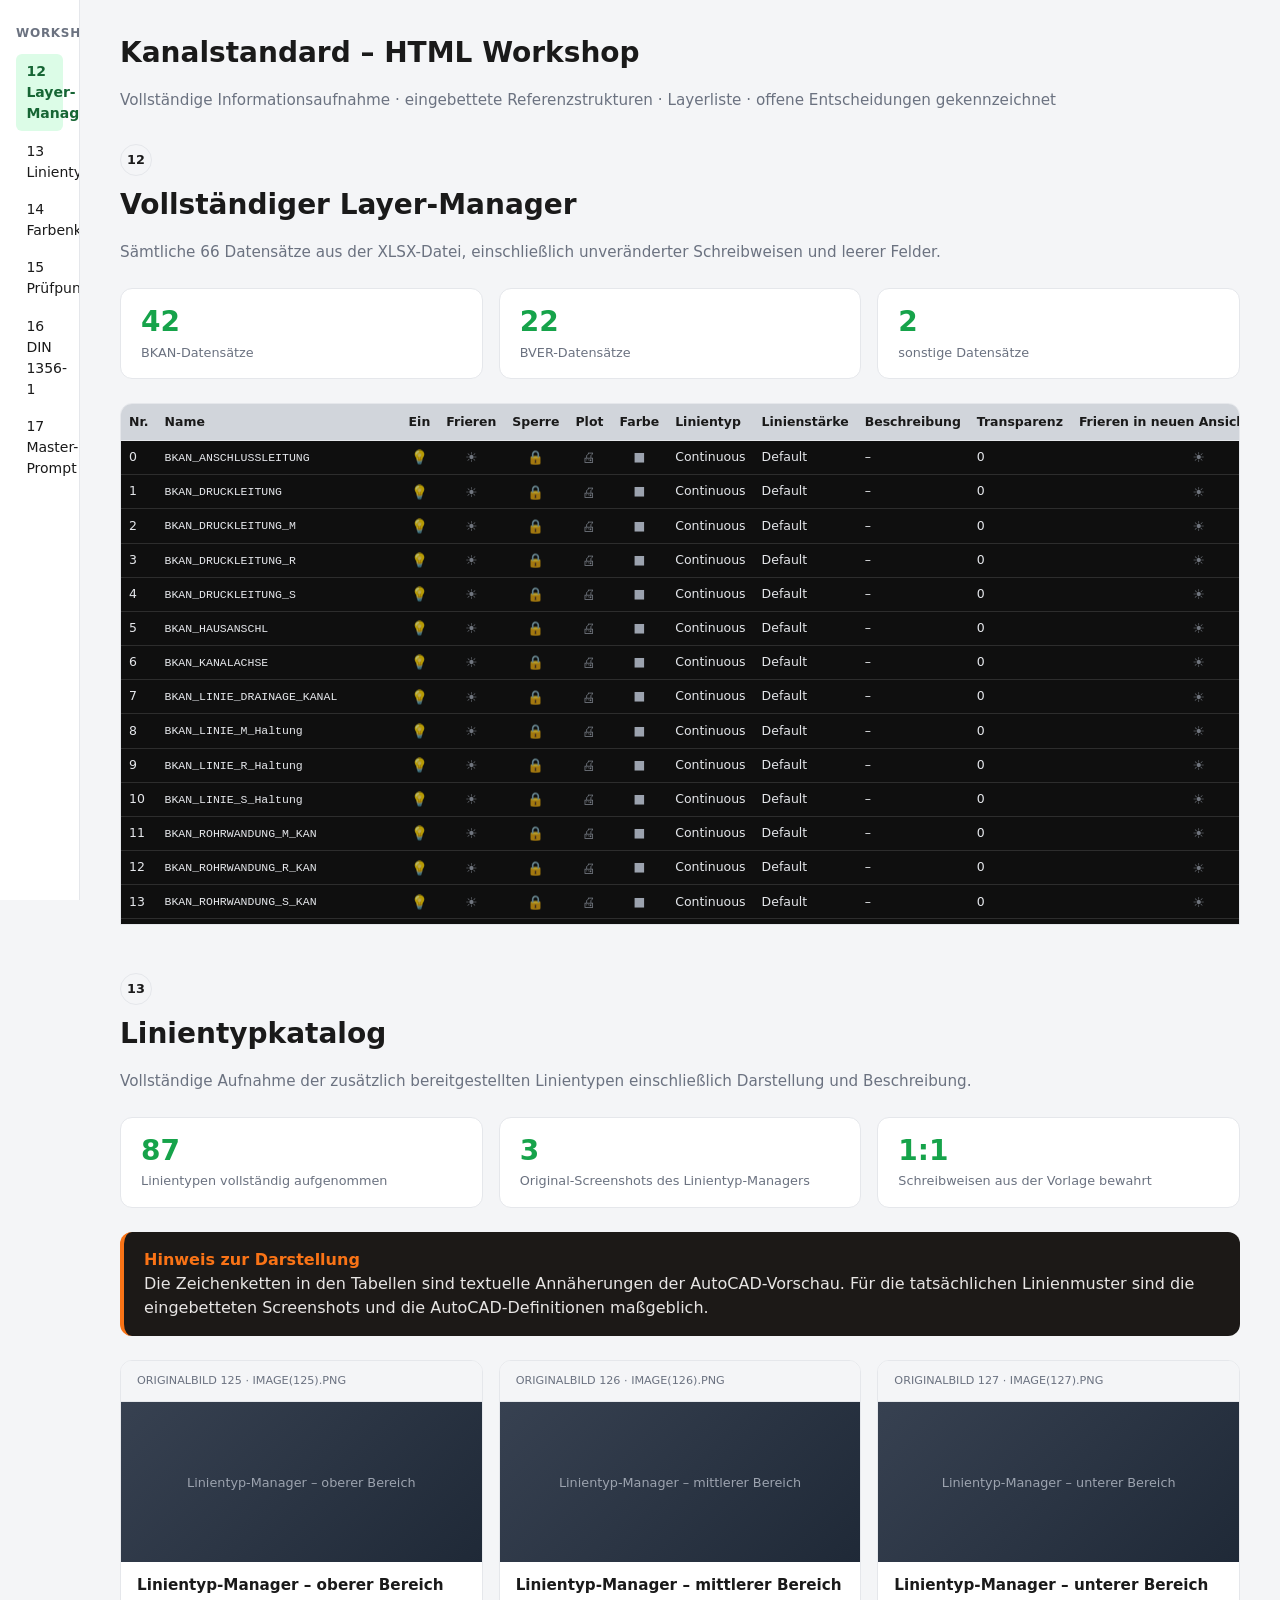
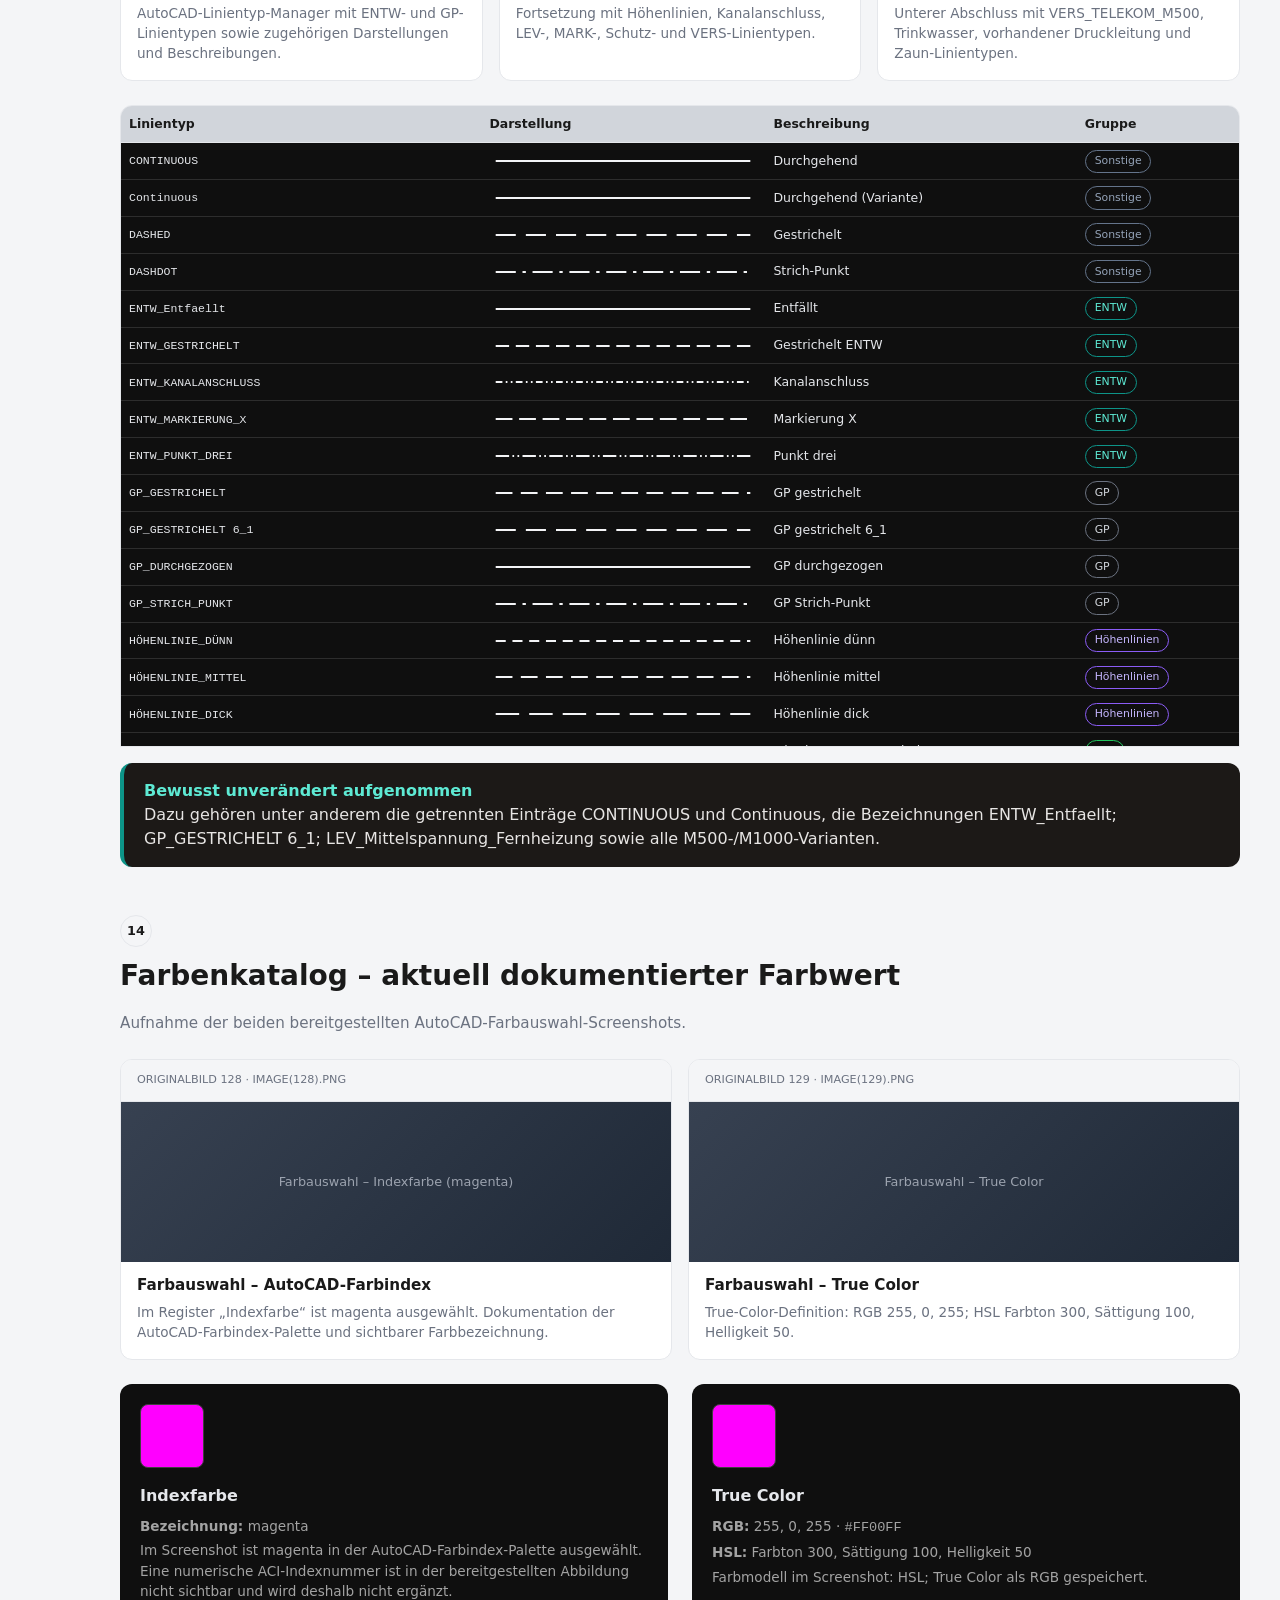
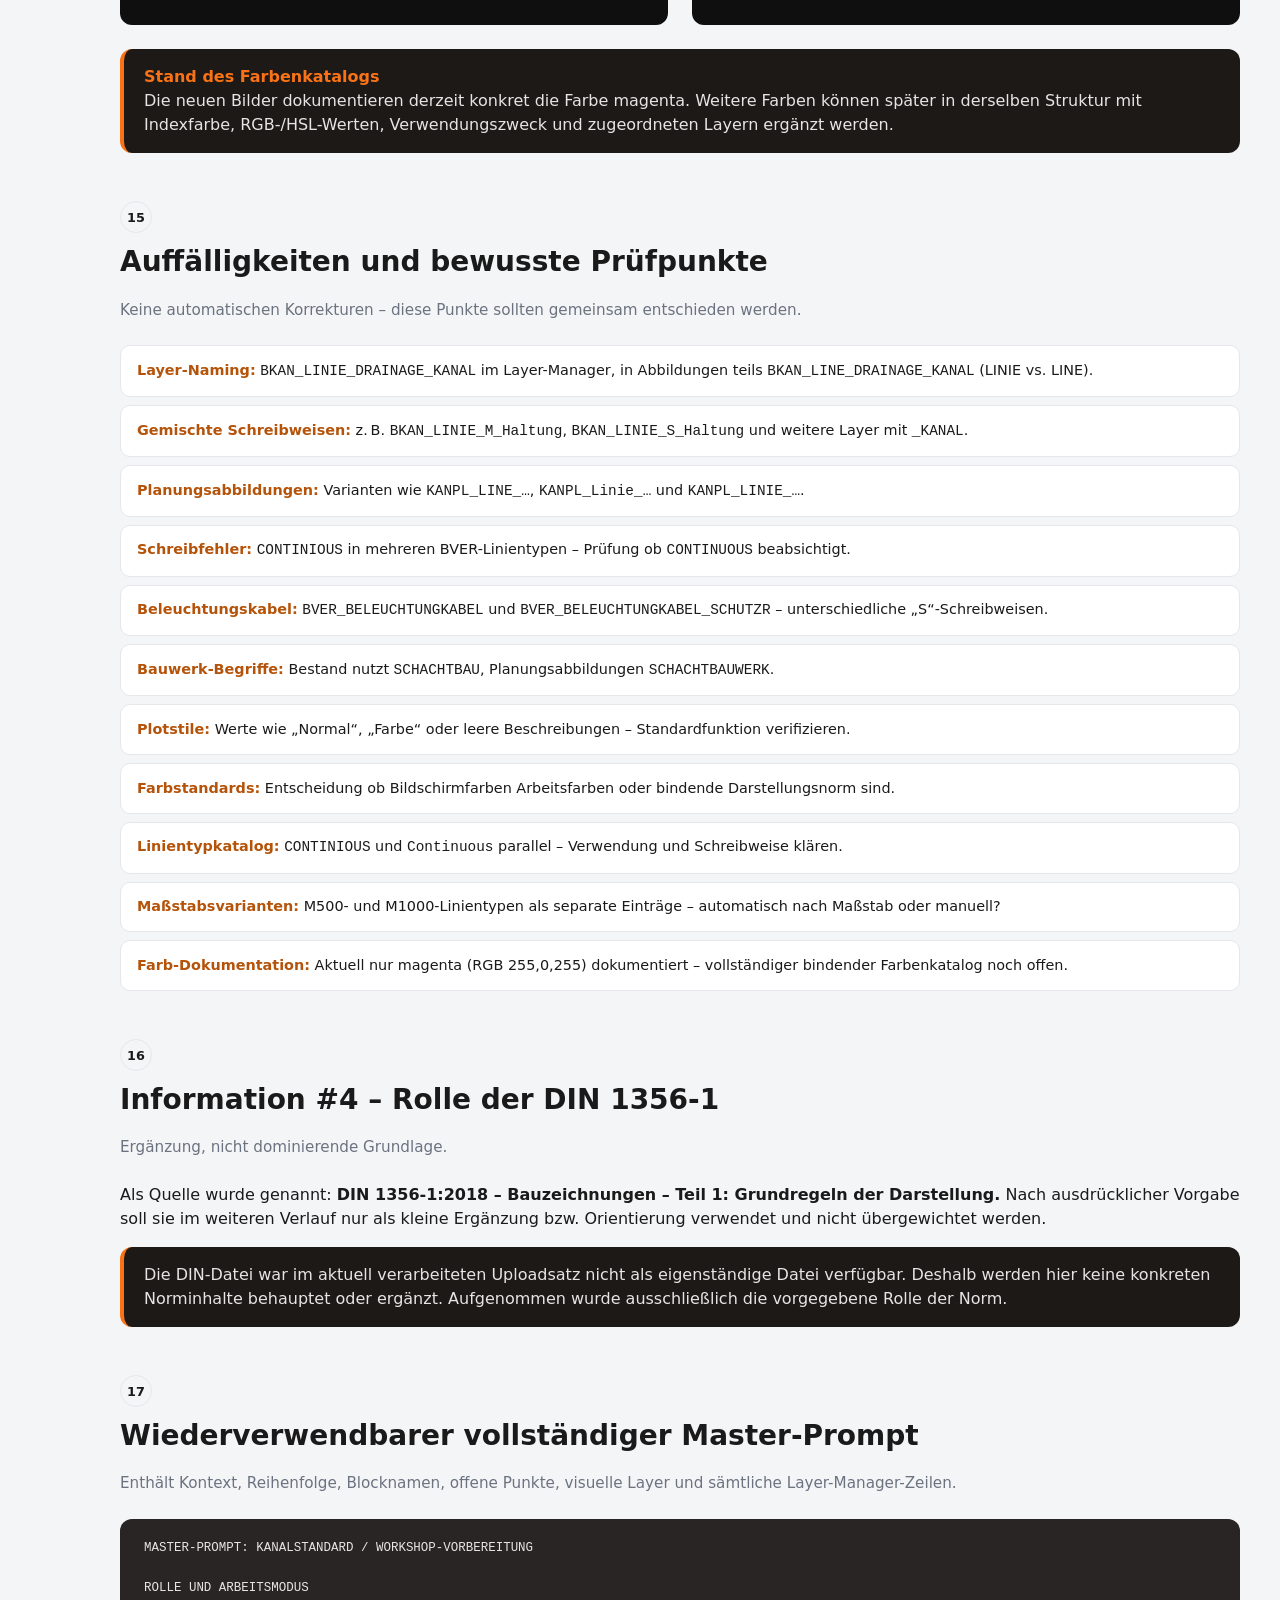
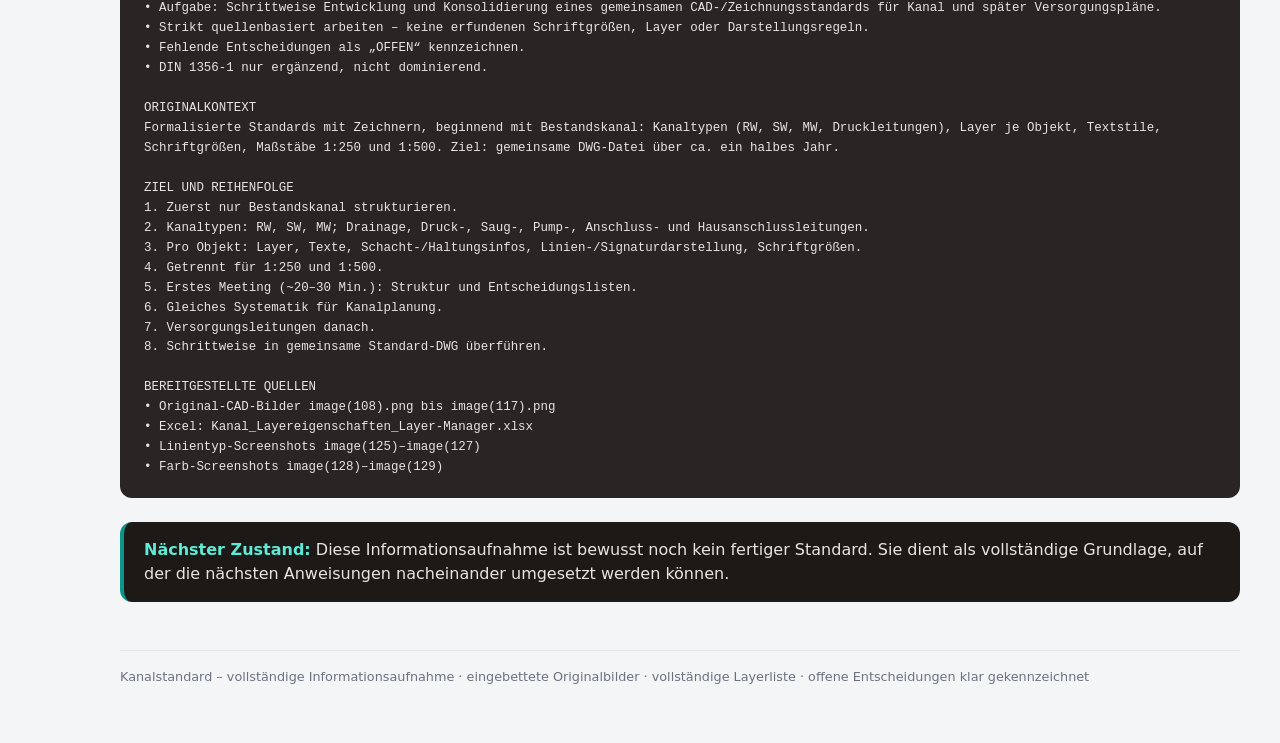
<file: workshop-kanalstandard.html>
<!DOCTYPE html>
<html lang="de">
<head>
  <meta charset="UTF-8">
  <meta name="viewport" content="width=device-width, initial-scale=1.0">
  <title>Kanalstandard – HTML Workshop</title>
  <style>
    :root {
      --bg: #f4f5f7;
      --surface: #ffffff;
      --text: #1a1a1a;
      --text-muted: #6b7280;
      --accent: #16a34a;
      --accent-soft: #dcfce7;
      --border: #e5e7eb;
      --table-dark: #0f0f0f;
      --table-header: #d1d5db;
      --table-row-alt: #1a1a1a;
      --note-dark: #1c1917;
      --note-accent: #f97316;
      --teal: #0d9488;
      --sidebar-width: 260px;
    }

    * { box-sizing: border-box; }

    body {
      margin: 0;
      font-family: "Segoe UI", system-ui, -apple-system, sans-serif;
      background: var(--bg);
      color: var(--text);
      line-height: 1.5;
    }

    .layout {
      display: flex;
      min-height: 100vh;
    }

    nav.sidebar {
      width: var(--sidebar-width);
      background: var(--surface);
      border-right: 1px solid var(--border);
      padding: 1.5rem 1rem;
      position: sticky;
      top: 0;
      height: 100vh;
      overflow-y: auto;
    }

    nav.sidebar h2 {
      font-size: 0.75rem;
      text-transform: uppercase;
      letter-spacing: 0.06em;
      color: var(--text-muted);
      margin: 0 0 0.75rem;
    }

    nav.sidebar a {
      display: block;
      padding: 0.45rem 0.65rem;
      color: var(--text);
      text-decoration: none;
      border-radius: 6px;
      font-size: 0.875rem;
      margin-bottom: 2px;
    }

    nav.sidebar a:hover { background: var(--bg); }
    nav.sidebar a.active { background: var(--accent-soft); color: #166534; font-weight: 600; }

    main {
      flex: 1;
      padding: 2rem 2.5rem 4rem;
      max-width: 1200px;
    }

    .section {
      margin-bottom: 3rem;
      scroll-margin-top: 1rem;
    }

    .section-num {
      display: inline-flex;
      align-items: center;
      justify-content: center;
      width: 2rem;
      height: 2rem;
      border: 1px solid var(--border);
      border-radius: 50%;
      font-size: 0.8rem;
      font-weight: 600;
      margin-bottom: 0.5rem;
    }

    h1 {
      font-size: 1.75rem;
      font-weight: 700;
      margin: 0 0 0.35rem;
    }

    .subtitle {
      color: var(--text-muted);
      font-size: 0.95rem;
      margin-bottom: 1.5rem;
    }

    .stats {
      display: grid;
      grid-template-columns: repeat(auto-fit, minmax(140px, 1fr));
      gap: 1rem;
      margin-bottom: 1.5rem;
    }

    .stat-card {
      background: var(--surface);
      border: 1px solid var(--border);
      border-radius: 12px;
      padding: 1rem 1.25rem;
    }

    .stat-card .value {
      font-size: 1.75rem;
      font-weight: 700;
      color: var(--accent);
      line-height: 1.2;
    }

    .stat-card .label {
      font-size: 0.8rem;
      color: var(--text-muted);
      margin-top: 0.25rem;
    }

    .note-box {
      background: var(--note-dark);
      color: #e7e5e4;
      border-radius: 12px;
      padding: 1rem 1.25rem;
      margin-bottom: 1.5rem;
      border-left: 4px solid var(--note-accent);
    }

    .note-box strong { color: var(--note-accent); }

    .note-box.teal {
      border-left-color: var(--teal);
    }

    .note-box.teal strong { color: #5eead4; }

    .gallery {
      display: grid;
      grid-template-columns: repeat(auto-fit, minmax(280px, 1fr));
      gap: 1rem;
      margin-bottom: 1.5rem;
    }

    .gallery-card {
      background: var(--surface);
      border: 1px solid var(--border);
      border-radius: 12px;
      overflow: hidden;
    }

    .gallery-card .meta {
      padding: 0.75rem 1rem;
      font-size: 0.7rem;
      color: var(--text-muted);
      background: var(--bg);
      border-bottom: 1px solid var(--border);
    }

    .gallery-card .placeholder-img {
      height: 160px;
      background: linear-gradient(135deg, #374151 0%, #1f2937 100%);
      display: flex;
      align-items: center;
      justify-content: center;
      color: #9ca3af;
      font-size: 0.8rem;
    }

    .gallery-card h3 {
      font-size: 0.95rem;
      margin: 0.75rem 1rem 0.35rem;
    }

    .gallery-card p {
      font-size: 0.85rem;
      color: var(--text-muted);
      margin: 0 1rem 1rem;
    }

    .table-wrap {
      background: var(--surface);
      border: 1px solid var(--border);
      border-radius: 12px 12px 0 0;
      overflow: hidden;
      margin-bottom: 0;
    }

    .table-scroll {
      overflow-x: auto;
      max-height: 520px;
      overflow-y: auto;
    }

    table.data-table {
      width: 100%;
      border-collapse: collapse;
      font-size: 0.78rem;
    }

    table.data-table thead {
      position: sticky;
      top: 0;
      z-index: 2;
    }

    table.data-table th {
      background: var(--table-header);
      color: var(--text);
      font-weight: 600;
      text-align: left;
      padding: 0.55rem 0.5rem;
      border-bottom: 1px solid var(--border);
      white-space: nowrap;
    }

    table.data-table tbody {
      background: var(--table-dark);
    }

    table.data-table td {
      padding: 0.4rem 0.5rem;
      color: #e5e7eb;
      border-bottom: 1px solid #2d2d2d;
      vertical-align: middle;
    }

    table.data-table tbody tr:hover td { background: #262626; }
    table.data-table tbody tr.selected td {
      background: #000;
      color: #fff;
    }

    table.data-table .col-name { min-width: 200px; font-family: ui-monospace, monospace; font-size: 0.72rem; }
    table.data-table .col-icon { text-align: center; width: 36px; color: #9ca3af; }
    table.data-table .col-plotstil { text-align: right; font-variant-numeric: tabular-nums; }

    .icon-cell { font-size: 0.85rem; opacity: 0.7; }

    .badge {
      display: inline-block;
      padding: 0.15rem 0.55rem;
      border-radius: 999px;
      border: 1px solid #4b5563;
      font-size: 0.68rem;
      color: #d1d5db;
      background: transparent;
    }

    .badge.entw { border-color: #0d9488; color: #5eead4; }
    .badge.gp { border-color: #6b7280; }
    .badge.lev { border-color: #22c55e; color: #86efac; }
    .badge.mark { border-color: #a3a3a3; }
    .badge.vers { border-color: #16a34a; color: #86efac; }
    .badge.zaun { border-color: #14b8a6; color: #5eead4; }
    .badge.sonstige { border-color: #64748b; color: #94a3b8; }
    .badge.hoehen { border-color: #8b5cf6; color: #c4b5fd; }

    .line-preview {
      display: block;
      width: 100%;
      min-width: 120px;
      height: 20px;
    }

    .color-grid {
      display: grid;
      grid-template-columns: repeat(auto-fit, minmax(280px, 1fr));
      gap: 1.5rem;
    }

    .color-card {
      background: var(--table-dark);
      border-radius: 12px;
      padding: 1.25rem;
      color: #e5e7eb;
    }

    .color-swatch {
      width: 64px;
      height: 64px;
      border-radius: 8px;
      margin-bottom: 1rem;
      border: 1px solid #404040;
    }

    .color-card h3 { margin: 0 0 0.5rem; font-size: 1rem; }
    .color-card p { margin: 0.25rem 0; font-size: 0.85rem; color: #a3a3a3; }

    .checklist {
      list-style: none;
      padding: 0;
      margin: 0;
    }

    .checklist li {
      background: var(--surface);
      border: 1px solid var(--border);
      border-radius: 10px;
      padding: 0.85rem 1rem;
      margin-bottom: 0.5rem;
      font-size: 0.9rem;
    }

    .checklist li strong { color: #b45309; }

    .prompt-box {
      background: #292524;
      color: #e7e5e4;
      border-radius: 12px;
      padding: 1.25rem 1.5rem;
      font-family: ui-monospace, "Cascadia Code", monospace;
      font-size: 0.78rem;
      line-height: 1.6;
      overflow-x: auto;
      white-space: pre-wrap;
    }

    .prompt-box .section-title {
      color: #5eead4;
      font-weight: 700;
      margin-top: 1rem;
      margin-bottom: 0.35rem;
    }

    .prompt-box .section-title:first-child { margin-top: 0; }

    footer.doc-footer {
      border-top: 1px solid var(--border);
      padding-top: 1rem;
      margin-top: 2rem;
      font-size: 0.8rem;
      color: var(--text-muted);
    }

    @media (max-width: 900px) {
      .layout { flex-direction: column; }
      nav.sidebar {
        width: 100%;
        height: auto;
        position: relative;
      }
      main { padding: 1.25rem; }
    }
  </style>
</head>
<body>
  <div class="layout">
    <nav class="sidebar" aria-label="Inhaltsverzeichnis">
      <h2>Workshop</h2>
      <a href="#layer-manager">12 Layer-Manager</a>
      <a href="#linientypkatalog">13 Linientypkatalog</a>
      <a href="#farbenkatalog">14 Farbenkatalog</a>
      <a href="#pruefpunkte">15 Prüfpunkte</a>
      <a href="#din">16 DIN 1356-1</a>
      <a href="#master-prompt">17 Master-Prompt</a>
    </nav>

    <main>
      <header style="margin-bottom: 2rem;">
        <h1>Kanalstandard – HTML Workshop</h1>
        <p class="subtitle">Vollständige Informationsaufnahme · eingebettete Referenzstrukturen · Layerliste · offene Entscheidungen gekennzeichnet</p>
      </header>

      <!-- Section 12: Layer Manager -->
      <section id="layer-manager" class="section">
        <div class="section-num">12</div>
        <h1>Vollständiger Layer-Manager</h1>
        <p class="subtitle">Sämtliche 66 Datensätze aus der XLSX-Datei, einschließlich unveränderter Schreibweisen und leerer Felder.</p>

        <div class="stats" id="layer-stats">
          <div class="stat-card"><div class="value" id="stat-bkan">42</div><div class="label">BKAN-Datensätze</div></div>
          <div class="stat-card"><div class="value" id="stat-bver">22</div><div class="label">BVER-Datensätze</div></div>
          <div class="stat-card"><div class="value" id="stat-other">2</div><div class="label">sonstige Datensätze</div></div>
        </div>

        <div class="table-wrap">
          <div class="table-scroll">
            <table class="data-table" id="layer-table">
              <thead>
                <tr>
                  <th>Nr.</th>
                  <th>Name</th>
                  <th>Ein</th>
                  <th>Frieren</th>
                  <th>Sperre</th>
                  <th>Plot</th>
                  <th>Farbe</th>
                  <th>Linientyp</th>
                  <th>Linienstärke</th>
                  <th>Beschreibung</th>
                  <th>Transparenz</th>
                  <th>Frieren in neuen Ansichtsfenstern</th>
                  <th>Plotstil</th>
                </tr>
              </thead>
              <tbody id="layer-tbody"></tbody>
            </table>
          </div>
        </div>
      </section>

      <!-- Section 13: Linetype Catalog -->
      <section id="linientypkatalog" class="section">
        <div class="section-num">13</div>
        <h1>Linientypkatalog</h1>
        <p class="subtitle">Vollständige Aufnahme der zusätzlich bereitgestellten Linientypen einschließlich Darstellung und Beschreibung.</p>

        <div class="stats">
          <div class="stat-card"><div class="value">87</div><div class="label">Linientypen vollständig aufgenommen</div></div>
          <div class="stat-card"><div class="value">3</div><div class="label">Original-Screenshots des Linientyp-Managers</div></div>
          <div class="stat-card"><div class="value">1:1</div><div class="label">Schreibweisen aus der Vorlage bewahrt</div></div>
        </div>

        <div class="note-box">
          <strong>Hinweis zur Darstellung</strong><br>
          Die Zeichenketten in den Tabellen sind textuelle Annäherungen der AutoCAD-Vorschau. Für die tatsächlichen Linienmuster sind die eingebetteten Screenshots und die AutoCAD-Definitionen maßgeblich.
        </div>

        <div class="gallery">
          <div class="gallery-card">
            <div class="meta">ORIGINALBILD 125 · IMAGE(125).PNG</div>
            <div class="placeholder-img">Linientyp-Manager – oberer Bereich</div>
            <h3>Linientyp-Manager – oberer Bereich</h3>
            <p>AutoCAD-Linientyp-Manager mit ENTW- und GP-Linientypen sowie zugehörigen Darstellungen und Beschreibungen.</p>
          </div>
          <div class="gallery-card">
            <div class="meta">ORIGINALBILD 126 · IMAGE(126).PNG</div>
            <div class="placeholder-img">Linientyp-Manager – mittlerer Bereich</div>
            <h3>Linientyp-Manager – mittlerer Bereich</h3>
            <p>Fortsetzung mit Höhenlinien, Kanalanschluss, LEV-, MARK-, Schutz- und VERS-Linientypen.</p>
          </div>
          <div class="gallery-card">
            <div class="meta">ORIGINALBILD 127 · IMAGE(127).PNG</div>
            <div class="placeholder-img">Linientyp-Manager – unterer Bereich</div>
            <h3>Linientyp-Manager – unterer Bereich</h3>
            <p>Unterer Abschluss mit VERS_TELEKOM_M500, Trinkwasser, vorhandener Druckleitung und Zaun-Linientypen.</p>
          </div>
        </div>

        <div class="table-wrap">
          <div class="table-scroll" style="max-height: 640px;">
            <table class="data-table" id="linetype-table">
              <thead>
                <tr>
                  <th>Linientyp</th>
                  <th>Darstellung</th>
                  <th>Beschreibung</th>
                  <th>Gruppe</th>
                </tr>
              </thead>
              <tbody id="linetype-tbody"></tbody>
            </table>
          </div>
        </div>

        <div class="note-box teal" style="margin-top: 1rem;">
          <strong>Bewusst unverändert aufgenommen</strong><br>
          Dazu gehören unter anderem die getrennten Einträge CONTINUOUS und Continuous, die Bezeichnungen ENTW_Entfaellt; GP_GESTRICHELT 6_1; LEV_Mittelspannung_Fernheizung sowie alle M500-/M1000-Varianten.
        </div>
      </section>

      <!-- Section 14: Color Catalog -->
      <section id="farbenkatalog" class="section">
        <div class="section-num">14</div>
        <h1>Farbenkatalog – aktuell dokumentierter Farbwert</h1>
        <p class="subtitle">Aufnahme der beiden bereitgestellten AutoCAD-Farbauswahl-Screenshots.</p>

        <div class="gallery">
          <div class="gallery-card">
            <div class="meta">ORIGINALBILD 128 · IMAGE(128).PNG</div>
            <div class="placeholder-img">Farbauswahl – Indexfarbe (magenta)</div>
            <h3>Farbauswahl – AutoCAD-Farbindex</h3>
            <p>Im Register „Indexfarbe“ ist magenta ausgewählt. Dokumentation der AutoCAD-Farbindex-Palette und sichtbarer Farbbezeichnung.</p>
          </div>
          <div class="gallery-card">
            <div class="meta">ORIGINALBILD 129 · IMAGE(129).PNG</div>
            <div class="placeholder-img">Farbauswahl – True Color</div>
            <h3>Farbauswahl – True Color</h3>
            <p>True-Color-Definition: RGB 255, 0, 255; HSL Farbton 300, Sättigung 100, Helligkeit 50.</p>
          </div>
        </div>

        <div class="color-grid">
          <div class="color-card">
            <div class="color-swatch" style="background: magenta;"></div>
            <h3>Indexfarbe</h3>
            <p><strong>Bezeichnung:</strong> magenta</p>
            <p>Im Screenshot ist magenta in der AutoCAD-Farbindex-Palette ausgewählt. Eine numerische ACI-Indexnummer ist in der bereitgestellten Abbildung nicht sichtbar und wird deshalb nicht ergänzt.</p>
          </div>
          <div class="color-card">
            <div class="color-swatch" style="background: rgb(255, 0, 255);"></div>
            <h3>True Color</h3>
            <p><strong>RGB:</strong> 255, 0, 255 · <code>#FF00FF</code></p>
            <p><strong>HSL:</strong> Farbton 300, Sättigung 100, Helligkeit 50</p>
            <p>Farbmodell im Screenshot: HSL; True Color als RGB gespeichert.</p>
          </div>
        </div>

        <div class="note-box" style="margin-top: 1.5rem;">
          <strong>Stand des Farbenkatalogs</strong><br>
          Die neuen Bilder dokumentieren derzeit konkret die Farbe magenta. Weitere Farben können später in derselben Struktur mit Indexfarbe, RGB-/HSL-Werten, Verwendungszweck und zugeordneten Layern ergänzt werden.
        </div>
      </section>

      <!-- Section 15: Checkpoints -->
      <section id="pruefpunkte" class="section">
        <div class="section-num">15</div>
        <h1>Auffälligkeiten und bewusste Prüfpunkte</h1>
        <p class="subtitle">Keine automatischen Korrekturen – diese Punkte sollten gemeinsam entschieden werden.</p>

        <ul class="checklist">
          <li><strong>Layer-Naming:</strong> <code>BKAN_LINIE_DRAINAGE_KANAL</code> im Layer-Manager, in Abbildungen teils <code>BKAN_LINE_DRAINAGE_KANAL</code> (LINIE vs. LINE).</li>
          <li><strong>Gemischte Schreibweisen:</strong> z. B. <code>BKAN_LINIE_M_Haltung</code>, <code>BKAN_LINIE_S_Haltung</code> und weitere Layer mit <code>_KANAL</code>.</li>
          <li><strong>Planungsabbildungen:</strong> Varianten wie <code>KANPL_LINE_…</code>, <code>KANPL_Linie_…</code> und <code>KANPL_LINIE_…</code>.</li>
          <li><strong>Schreibfehler:</strong> <code>CONTINIOUS</code> in mehreren BVER-Linientypen – Prüfung ob <code>CONTINUOUS</code> beabsichtigt.</li>
          <li><strong>Beleuchtungskabel:</strong> <code>BVER_BELEUCHTUNGKABEL</code> und <code>BVER_BELEUCHTUNGKABEL_SCHUTZR</code> – unterschiedliche „S“-Schreibweisen.</li>
          <li><strong>Bauwerk-Begriffe:</strong> Bestand nutzt <code>SCHACHTBAU</code>, Planungsabbildungen <code>SCHACHTBAUWERK</code>.</li>
          <li><strong>Plotstile:</strong> Werte wie „Normal“, „Farbe“ oder leere Beschreibungen – Standardfunktion verifizieren.</li>
          <li><strong>Farbstandards:</strong> Entscheidung ob Bildschirmfarben Arbeitsfarben oder bindende Darstellungsnorm sind.</li>
          <li><strong>Linientypkatalog:</strong> <code>CONTINIOUS</code> und <code>Continuous</code> parallel – Verwendung und Schreibweise klären.</li>
          <li><strong>Maßstabsvarianten:</strong> M500- und M1000-Linientypen als separate Einträge – automatisch nach Maßstab oder manuell?</li>
          <li><strong>Farb-Dokumentation:</strong> Aktuell nur magenta (RGB 255,0,255) dokumentiert – vollständiger bindender Farbenkatalog noch offen.</li>
        </ul>
      </section>

      <!-- Section 16: DIN -->
      <section id="din" class="section">
        <div class="section-num">16</div>
        <h1>Information #4 – Rolle der DIN 1356-1</h1>
        <p class="subtitle">Ergänzung, nicht dominierende Grundlage.</p>

        <p>Als Quelle wurde genannt: <strong>DIN 1356-1:2018 – Bauzeichnungen – Teil 1: Grundregeln der Darstellung.</strong> Nach ausdrücklicher Vorgabe soll sie im weiteren Verlauf nur als kleine Ergänzung bzw. Orientierung verwendet und nicht übergewichtet werden.</p>

        <div class="note-box" style="margin-top: 1rem;">
          Die DIN-Datei war im aktuell verarbeiteten Uploadsatz nicht als eigenständige Datei verfügbar. Deshalb werden hier keine konkreten Norminhalte behauptet oder ergänzt. Aufgenommen wurde ausschließlich die vorgegebene Rolle der Norm.
        </div>
      </section>

      <!-- Section 17: Master Prompt -->
      <section id="master-prompt" class="section">
        <div class="section-num">17</div>
        <h1>Wiederverwendbarer vollständiger Master-Prompt</h1>
        <p class="subtitle">Enthält Kontext, Reihenfolge, Blocknamen, offene Punkte, visuelle Layer und sämtliche Layer-Manager-Zeilen.</p>

        <div class="prompt-box" id="master-prompt-text"></div>

        <div class="note-box teal" style="margin-top: 1.5rem;">
          <strong>Nächster Zustand:</strong> Diese Informationsaufnahme ist bewusst noch kein fertiger Standard. Sie dient als vollständige Grundlage, auf der die nächsten Anweisungen nacheinander umgesetzt werden können.
        </div>
      </section>

      <footer class="doc-footer">
        Kanalstandard – vollständige Informationsaufnahme · eingebettete Originalbilder · vollständige Layerliste · offene Entscheidungen klar gekennzeichnet
      </footer>
    </main>
  </div>

  <script>
    const LAYERS = [
      { name: "BKAN_ANSCHLUSSLEITUNG", plotstil: "0.25" },
      { name: "BKAN_DRUCKLEITUNG", plotstil: "0.35" },
      { name: "BKAN_DRUCKLEITUNG_M", plotstil: "0.35" },
      { name: "BKAN_DRUCKLEITUNG_R", plotstil: "0.35" },
      { name: "BKAN_DRUCKLEITUNG_S", plotstil: "0.35" },
      { name: "BKAN_HAUSANSCHL", plotstil: "0.25" },
      { name: "BKAN_KANALACHSE", plotstil: "0.25" },
      { name: "BKAN_LINIE_DRAINAGE_KANAL", plotstil: "0.25" },
      { name: "BKAN_LINIE_M_Haltung", plotstil: "0.25" },
      { name: "BKAN_LINIE_R_Haltung", plotstil: "0.25" },
      { name: "BKAN_LINIE_S_Haltung", plotstil: "0.25" },
      { name: "BKAN_ROHRWANDUNG_M_KAN", plotstil: "0.35" },
      { name: "BKAN_ROHRWANDUNG_R_KAN", plotstil: "0.35" },
      { name: "BKAN_ROHRWANDUNG_S_KAN", plotstil: "0.35" },
      { name: "BKAN_SCHACHTBAU_M_KAN", plotstil: "0.35" },
      { name: "BKAN_SCHACHTBAU_R_KAN", plotstil: "0.35" },
      { name: "BKAN_SCHACHTBAU_S_KAN", plotstil: "0.35" },
      { name: "BKAN_SCHACHTNR_DRAINAGE", plotstil: "0.25" },
      { name: "BKAN_SCHACHTNR_M_KAN", plotstil: "0.25" },
      { name: "BKAN_SCHACHTNR_R_KAN", plotstil: "0.25" },
      { name: "BKAN_SCHACHTNR_S_KAN", plotstil: "0.25" },
      { name: "BKAN_STAUZIEL_MSP", plotstil: "0.25" },
      { name: "BKAN_STUTZEN_DRAINAGE", plotstil: "0.25" },
      { name: "BKAN_STUTZEN_M_KANAL", plotstil: "0.25" },
      { name: "BKAN_STUTZEN_R_KANAL", plotstil: "0.25" },
      { name: "BKAN_STUTZEN_S_KANAL", plotstil: "0.25" },
      { name: "BKAN_TEXT_DECK_SOHLE_DRAINAGE", plotstil: "0.25" },
      { name: "BKAN_TEXT_DECK_SOHLE_M_KAN", plotstil: "0.25" },
      { name: "BKAN_TEXT_DECK_SOHLE_R_KAN", plotstil: "0.25" },
      { name: "BKAN_TEXT_DECK_SOHLE_S_KAN", plotstil: "0.25" },
      { name: "BKAN_TEXT_DRUCKLEITUNG_M", plotstil: "0.25" },
      { name: "BKAN_TEXT_DRUCKLEITUNG_R", plotstil: "0.25" },
      { name: "BKAN_TEXT_DRUCKLEITUNG_S", plotstil: "0.25" },
      { name: "BKAN_TEXT_HALTUNG_DRAINAGE", plotstil: "0.25" },
      { name: "BKAN_TEXT_HALTUNG_M_KAN", plotstil: "0.25" },
      { name: "BKAN_TEXT_HALTUNG_PUMPLEITUNG_KAN", plotstil: "0.25" },
      { name: "BKAN_TEXT_HALTUNG_R_KAN", plotstil: "0.25" },
      { name: "BKAN_TEXT_HALTUNG_S_KAN", plotstil: "0.25" },
      { name: "BKAN_TEXT_HALTUNG_SAUGLEITUNG_KAN", plotstil: "0.25" },
      { name: "BKAN_PUMPLEITUNG", plotstil: "0.35" },
      { name: "BKAN_SAUGLEITUNG", plotstil: "0.35" },
      { name: "BKAN_MW_LEITUNG", plotstil: "0.35" },
      { name: "BVER_", plotstil: "" },
      { name: "BVER_AUSA", plotstil: "0.25" },
      { name: "BVER_BELEUCHTUNGKABEL", plotstil: "0.25" },
      { name: "BVER_BELEUCHTUNGKABEL_SCHUTZR", plotstil: "0.25" },
      { name: "BVER_BREITBAND", plotstil: "0.25" },
      { name: "BVER_FERNMELDEKABEL", plotstil: "0.25" },
      { name: "BVER_FERNWÄRME-RÜCK", plotstil: "0.35" },
      { name: "BVER_FERNWÄRME-VOR", plotstil: "0.35" },
      { name: "BVER_GAS", plotstil: "0.35" },
      { name: "BVER_GASHOCHDRUCKLEITUNG", plotstil: "0.7" },
      { name: "BVER_HOCHSPANNUNG", plotstil: "0.35" },
      { name: "BVER_KABELKAN_SCHUTZR", plotstil: "0.25" },
      { name: "BVER_KORROSIONSSCHUTZ", plotstil: "0.25" },
      { name: "BVER_LEERROHR", plotstil: "0.25" },
      { name: "BVER_LICHTWELLENLEITER", plotstil: "0.25" },
      { name: "BVER_MITTELSPANNUNG", plotstil: "0.35" },
      { name: "BVER_NIEDERSPANNUNG", plotstil: "0.25" },
      { name: "BVER_ROHRPOST", plotstil: "0.25" },
      { name: "BVER_SIGNALKABEL", plotstil: "0.25" },
      { name: "BVER_STEUERKABEL", plotstil: "0.25" },
      { name: "BVER_TELEKOM", plotstil: "0.25" },
      { name: "BVER_TRINKWASSER", plotstil: "0.25" },
      { name: "BKAT_GEBÄUDE", plotstil: "0.35" },
      { name: "BLAL_GEBÄUDE_TRAFO", plotstil: "0.35" }
    ];

    const LINETYPE_GROUPS = {
      Sonstige: "sonstige",
      ENTW: "entw",
      GP: "gp",
      "Höhenlinien": "hoehen",
      LEV: "lev",
      MARK: "mark",
      VERS: "vers",
      ZAUN: "zaun"
    };

    const LINETYPES = [
      { name: "CONTINUOUS", desc: "Durchgehend", group: "Sonstige", dash: "" },
      { name: "Continuous", desc: "Durchgehend (Variante)", group: "Sonstige", dash: "" },
      { name: "DASHED", desc: "Gestrichelt", group: "Sonstige", dash: "12 6" },
      { name: "DASHDOT", desc: "Strich-Punkt", group: "Sonstige", dash: "12 4 2 4" },
      { name: "ENTW_Entfaellt", desc: "Entfällt", group: "ENTW", dash: "" },
      { name: "ENTW_GESTRICHELT", desc: "Gestrichelt ENTW", group: "ENTW", dash: "8 4" },
      { name: "ENTW_KANALANSCHLUSS", desc: "Kanalanschluss", group: "ENTW", dash: "4 2 1 2 1 2" },
      { name: "ENTW_MARKIERUNG_X", desc: "Markierung X", group: "ENTW", dash: "10 4" },
      { name: "ENTW_PUNKT_DREI", desc: "Punkt drei", group: "ENTW", dash: "8 2 1 2 1 2" },
      { name: "GP_GESTRICHELT", desc: "GP gestrichelt", group: "GP", dash: "10 5" },
      { name: "GP_GESTRICHELT 6_1", desc: "GP gestrichelt 6_1", group: "GP", dash: "12 6" },
      { name: "GP_DURCHGEZOGEN", desc: "GP durchgezogen", group: "GP", dash: "" },
      { name: "GP_STRICH_PUNKT", desc: "GP Strich-Punkt", group: "GP", dash: "12 4 2 4" },
      { name: "HÖHENLINIE_DÜNN", desc: "Höhenlinie dünn", group: "Höhenlinien", dash: "6 4" },
      { name: "HÖHENLINIE_MITTEL", desc: "Höhenlinie mittel", group: "Höhenlinien", dash: "10 5" },
      { name: "HÖHENLINIE_DICK", desc: "Höhenlinie dick", group: "Höhenlinien", dash: "14 6" },
      { name: "LEV_Mittelspannung_Fernheizung", desc: "Mittelspannung Fernheizung", group: "LEV", dash: "10 3 1 3 1 3" },
      { name: "LEV_NIEDERSPANNUNG", desc: "Niederspannung", group: "LEV", dash: "12 4 2 4" },
      { name: "LEV_GAS", desc: "Gas LEV", group: "LEV", dash: "8 2 2 2" },
      { name: "LEV_WASSER", desc: "Wasser LEV", group: "LEV", dash: "10 4 1 4" },
      { name: "MARK_punkt_kurz", desc: "Markierung kurz", group: "MARK", dash: "4 3" },
      { name: "MARK_punkt_mittel", desc: "Markierung mittel", group: "MARK", dash: "8 4" },
      { name: "MARK_punkt_lang", desc: "Markierung lang", group: "MARK", dash: "14 6" },
      { name: "MARK_doppel", desc: "Doppelstrich", group: "MARK", dash: "6 2 6 8" },
      { name: "VERS_BEL", desc: "Beleuchtung BEL", group: "VERS", dash: "8 4" },
      { name: "VERS_GAS", desc: "Gas Versorgung", group: "VERS", dash: "12 4 2 4" },
      { name: "VERS_TELEKOM", desc: "Telekom", group: "VERS", dash: "10 5" },
      { name: "VERS_TELEKOM_M500", desc: "Telekom M500", group: "VERS", dash: "10 5" },
      { name: "VERS_TELEKOM_M1000", desc: "Telekom M1000", group: "VERS", dash: "14 7" },
      { name: "TRINKWASSER", desc: "Trinkwasser", group: "Sonstige", dash: "" },
      { name: "VORH_DRUCKLEITUNG", desc: "Vorhandene Druckleitung", group: "Sonstige", dash: "12 6" },
      { name: "ZAUN", desc: "Zaun", group: "ZAUN", dash: "8 4" },
      { name: "ZAUN_90", desc: "Zaun 90°", group: "ZAUN", dash: "8 4" },
      { name: "ZAUN_VBR", desc: "Zaun VBR", group: "ZAUN", dash: "10 4" },
      { name: "ZAUN1", desc: "Zaun Variante 1", group: "ZAUN", dash: "6 3" }
    ];

    function linePreviewSvg(dash) {
      const dashAttr = dash ? `stroke-dasharray="${dash}"` : "";
      return `<svg class="line-preview" viewBox="0 0 160 20" preserveAspectRatio="none" aria-hidden="true">
        <line x1="4" y1="10" x2="156" y2="10" stroke="#f3f4f6" stroke-width="2" ${dashAttr}/>
      </svg>`;
    }

    function iconOn() { return "💡"; }
    function iconFreeze() { return "☀"; }
    function iconLock() { return "🔒"; }
    function iconPlot() { return "🖨"; }

    function renderLayers() {
      const tbody = document.getElementById("layer-tbody");
      tbody.innerHTML = LAYERS.map((layer, i) => {
        const nr = i;
        return `<tr data-index="${i}">
          <td>${nr}</td>
          <td class="col-name">${layer.name}</td>
          <td class="col-icon icon-cell">${iconOn()}</td>
          <td class="col-icon icon-cell">${iconFreeze()}</td>
          <td class="col-icon icon-cell">${iconLock()}</td>
          <td class="col-icon icon-cell">${iconPlot()}</td>
          <td class="col-icon">■</td>
          <td>Continuous</td>
          <td>Default</td>
          <td>–</td>
          <td>0</td>
          <td class="col-icon icon-cell">${iconFreeze()}</td>
          <td class="col-plotstil">${layer.plotstil || "–"}</td>
        </tr>`;
      }).join("");

      const bkan = LAYERS.filter(l => l.name.startsWith("BKAN")).length;
      const bver = LAYERS.filter(l => l.name.startsWith("BVER")).length;
      const other = LAYERS.length - bkan - bver;
      document.getElementById("stat-bkan").textContent = bkan;
      document.getElementById("stat-bver").textContent = bver;
      document.getElementById("stat-other").textContent = other;

      tbody.querySelectorAll("tr").forEach(row => {
        row.addEventListener("click", () => {
          tbody.querySelectorAll("tr").forEach(r => r.classList.remove("selected"));
          row.classList.add("selected");
        });
      });
    }

    function renderLinetypes() {
      const tbody = document.getElementById("linetype-tbody");
      tbody.innerHTML = LINETYPES.map(lt => {
        const badgeClass = LINETYPE_GROUPS[lt.group] || "sonstige";
        return `<tr>
          <td class="col-name">${lt.name}</td>
          <td>${linePreviewSvg(lt.dash)}</td>
          <td>${lt.desc}</td>
          <td><span class="badge ${badgeClass}">${lt.group}</span></td>
        </tr>`;
      }).join("");
    }

    const MASTER_PROMPT = `MASTER-PROMPT: KANALSTANDARD / WORKSHOP-VORBEREITUNG

ROLLE UND ARBEITSMODUS
• Aufgabe: Schrittweise Entwicklung und Konsolidierung eines gemeinsamen CAD-/Zeichnungsstandards für Kanal und später Versorgungspläne.
• Strikt quellenbasiert arbeiten – keine erfundenen Schriftgrößen, Layer oder Darstellungsregeln.
• Fehlende Entscheidungen als „OFFEN“ kennzeichnen.
• DIN 1356-1 nur ergänzend, nicht dominierend.

ORIGINALKONTEXT
Formalisierte Standards mit Zeichnern, beginnend mit Bestandskanal: Kanaltypen (RW, SW, MW, Druckleitungen), Layer je Objekt, Textstile, Schriftgrößen, Maßstäbe 1:250 und 1:500. Ziel: gemeinsame DWG-Datei über ca. ein halbes Jahr.

ZIEL UND REIHENFOLGE
1. Zuerst nur Bestandskanal strukturieren.
2. Kanaltypen: RW, SW, MW; Drainage, Druck-, Saug-, Pump-, Anschluss- und Hausanschlussleitungen.
3. Pro Objekt: Layer, Texte, Schacht-/Haltungsinfos, Linien-/Signaturdarstellung, Schriftgrößen.
4. Getrennt für 1:250 und 1:500.
5. Erstes Meeting (~20–30 Min.): Struktur und Entscheidungslisten.
6. Gleiches Systematik für Kanalplanung.
7. Versorgungsleitungen danach.
8. Schrittweise in gemeinsame Standard-DWG überführen.

BEREITGESTELLTE QUELLEN
• Original-CAD-Bilder image(108).png bis image(117).png
• Excel: Kanal_Layereigenschaften_Layer-Manager.xlsx
• Linientyp-Screenshots image(125)–image(127)
• Farb-Screenshots image(128)–image(129)`;

    function renderMasterPrompt() {
      const el = document.getElementById("master-prompt-text");
      el.textContent = MASTER_PROMPT;
    }

    function initNav() {
      const links = document.querySelectorAll("nav.sidebar a");
      const sections = [...links].map(a => document.querySelector(a.getAttribute("href")));

      function onScroll() {
        const y = window.scrollY + 120;
        let current = 0;
        sections.forEach((sec, i) => {
          if (sec && sec.offsetTop <= y) current = i;
        });
        links.forEach((a, i) => a.classList.toggle("active", i === current));
      }
      window.addEventListener("scroll", onScroll, { passive: true });
      onScroll();
    }

    renderLayers();
    renderLinetypes();
    renderMasterPrompt();
    initNav();
  </script>
</body>
</html>
</file>
